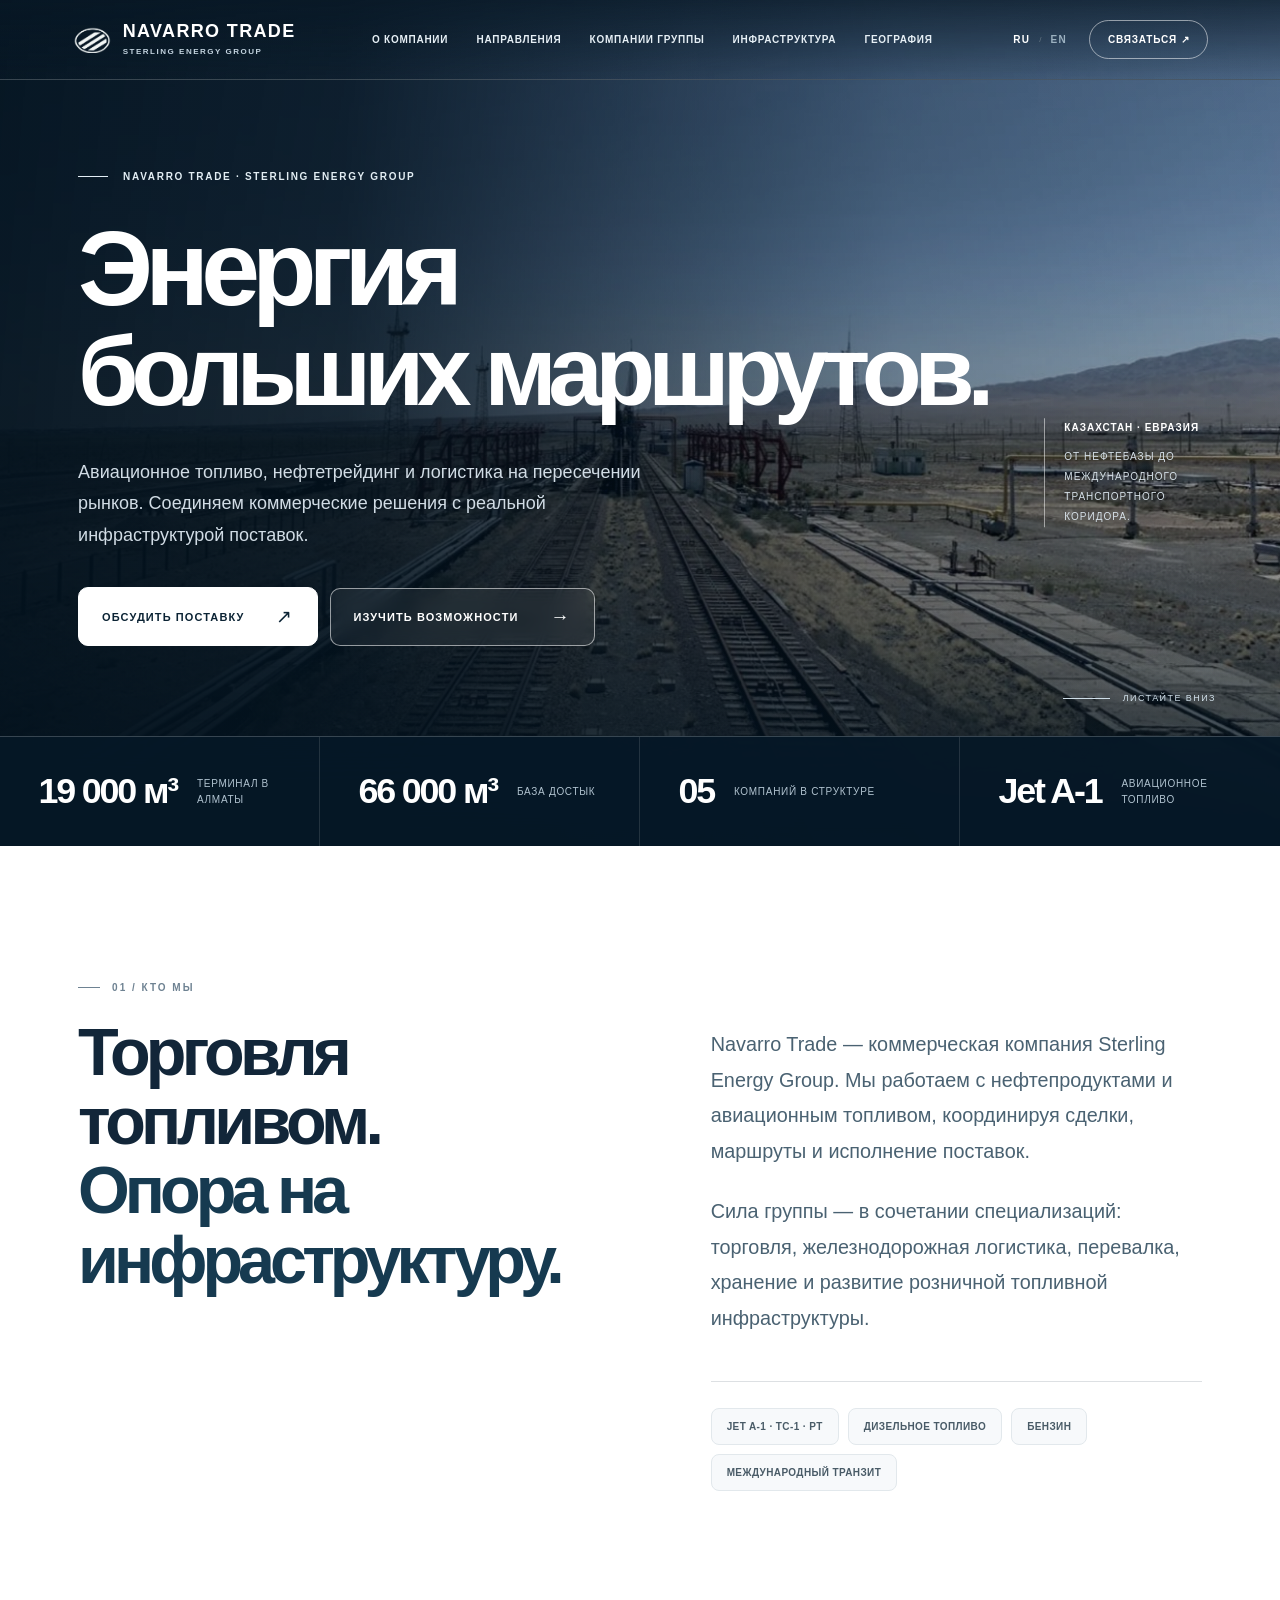
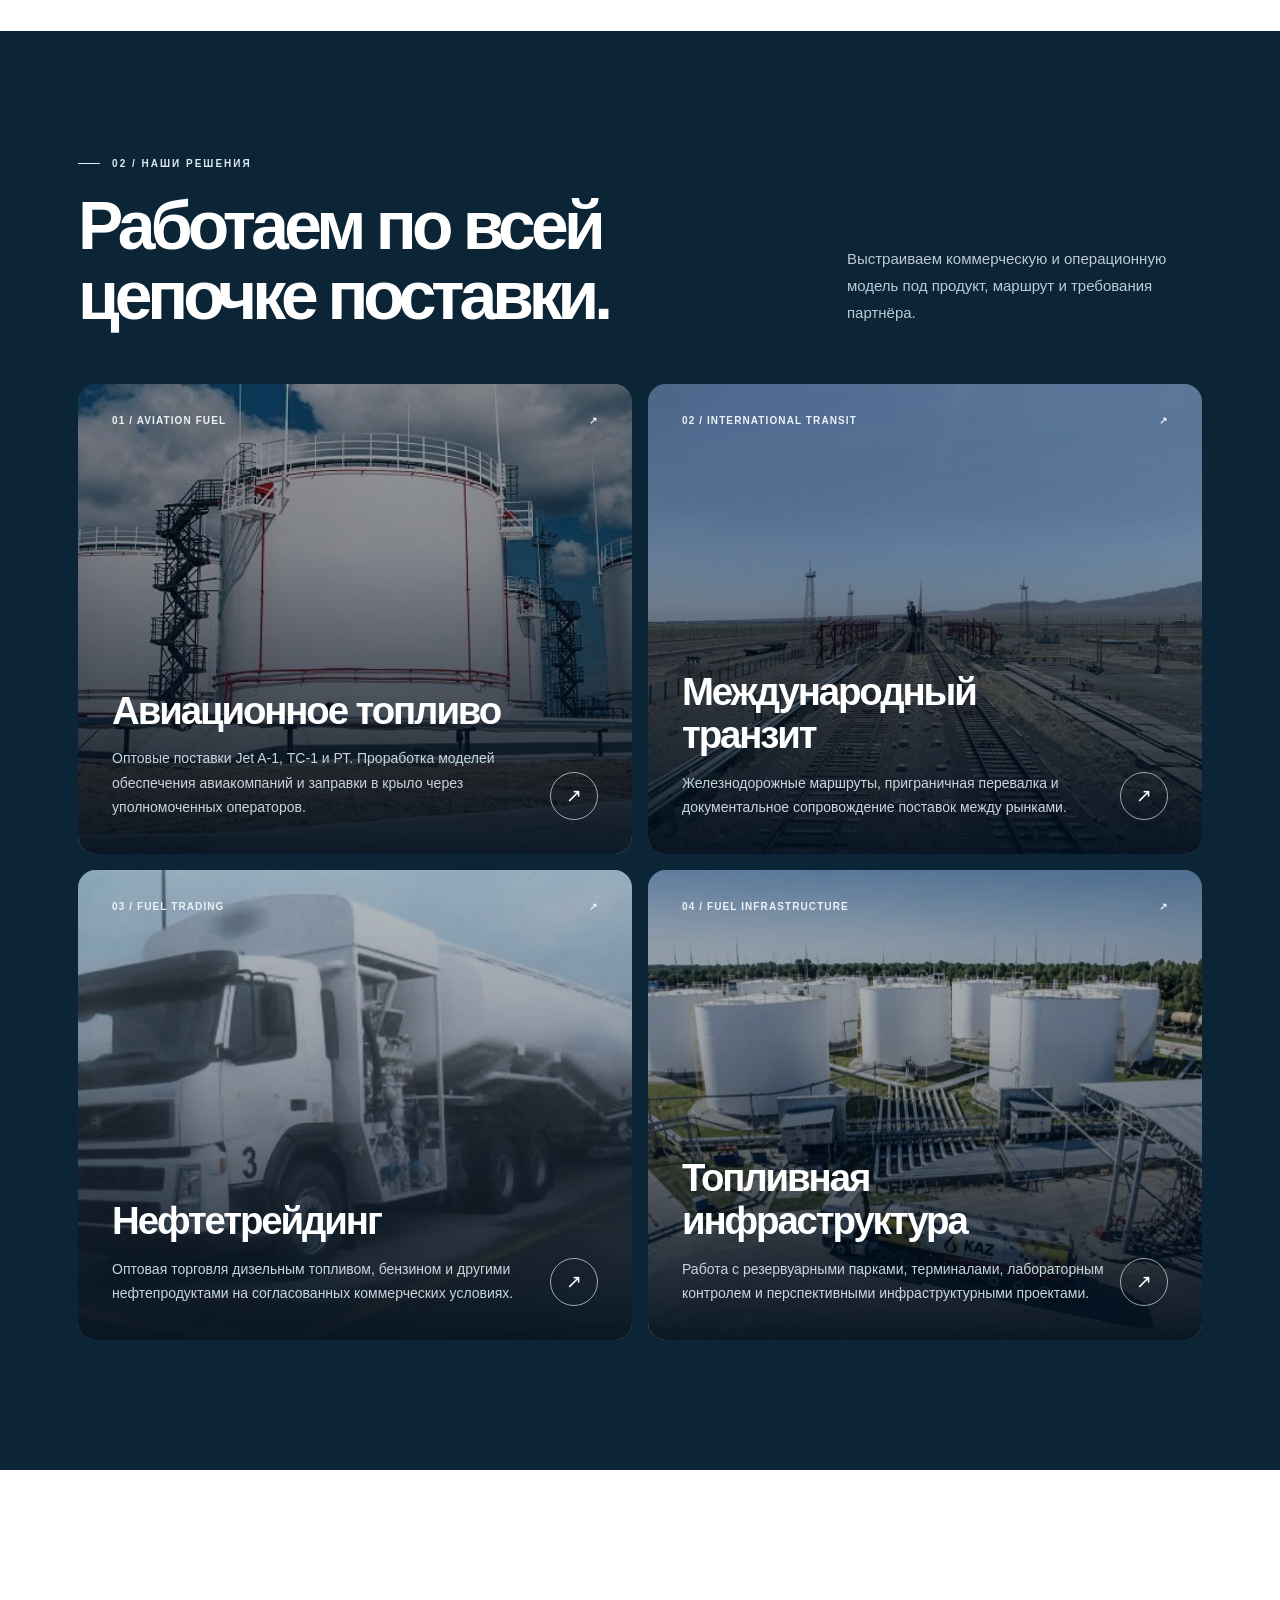
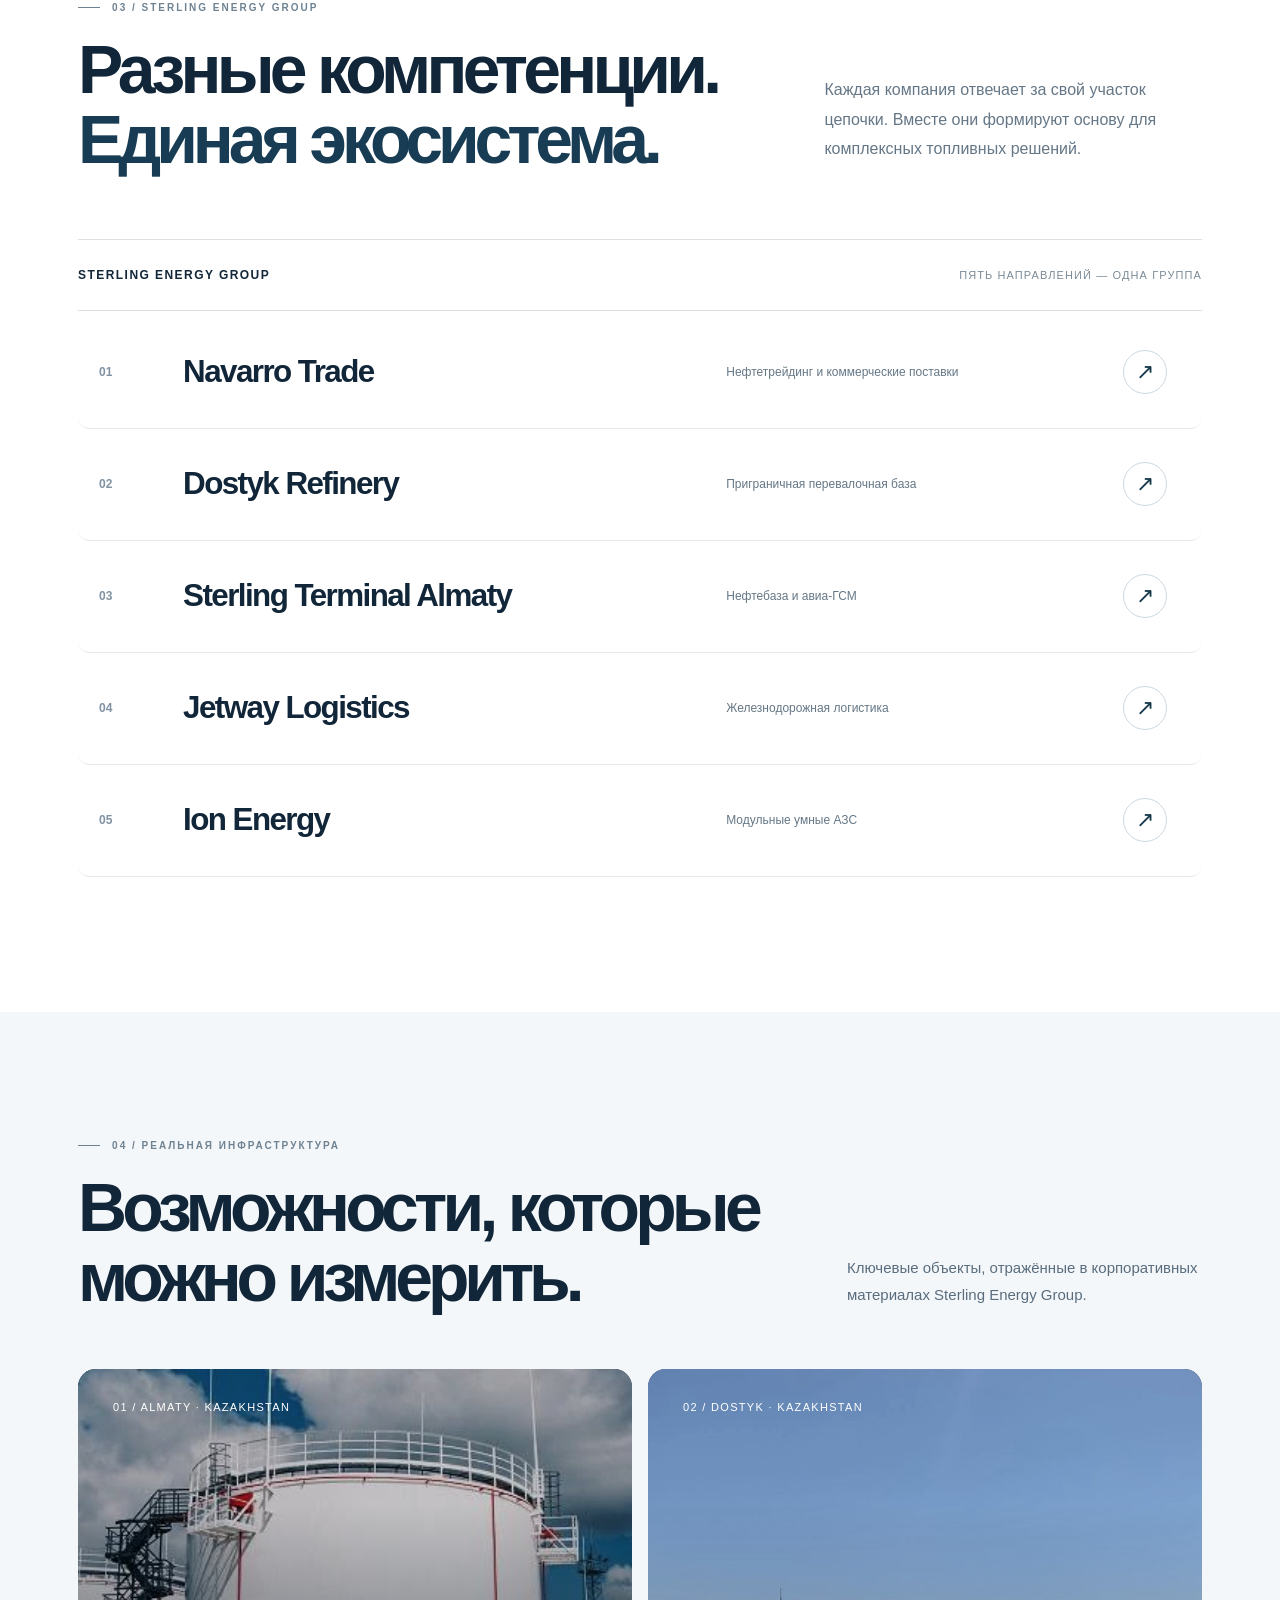
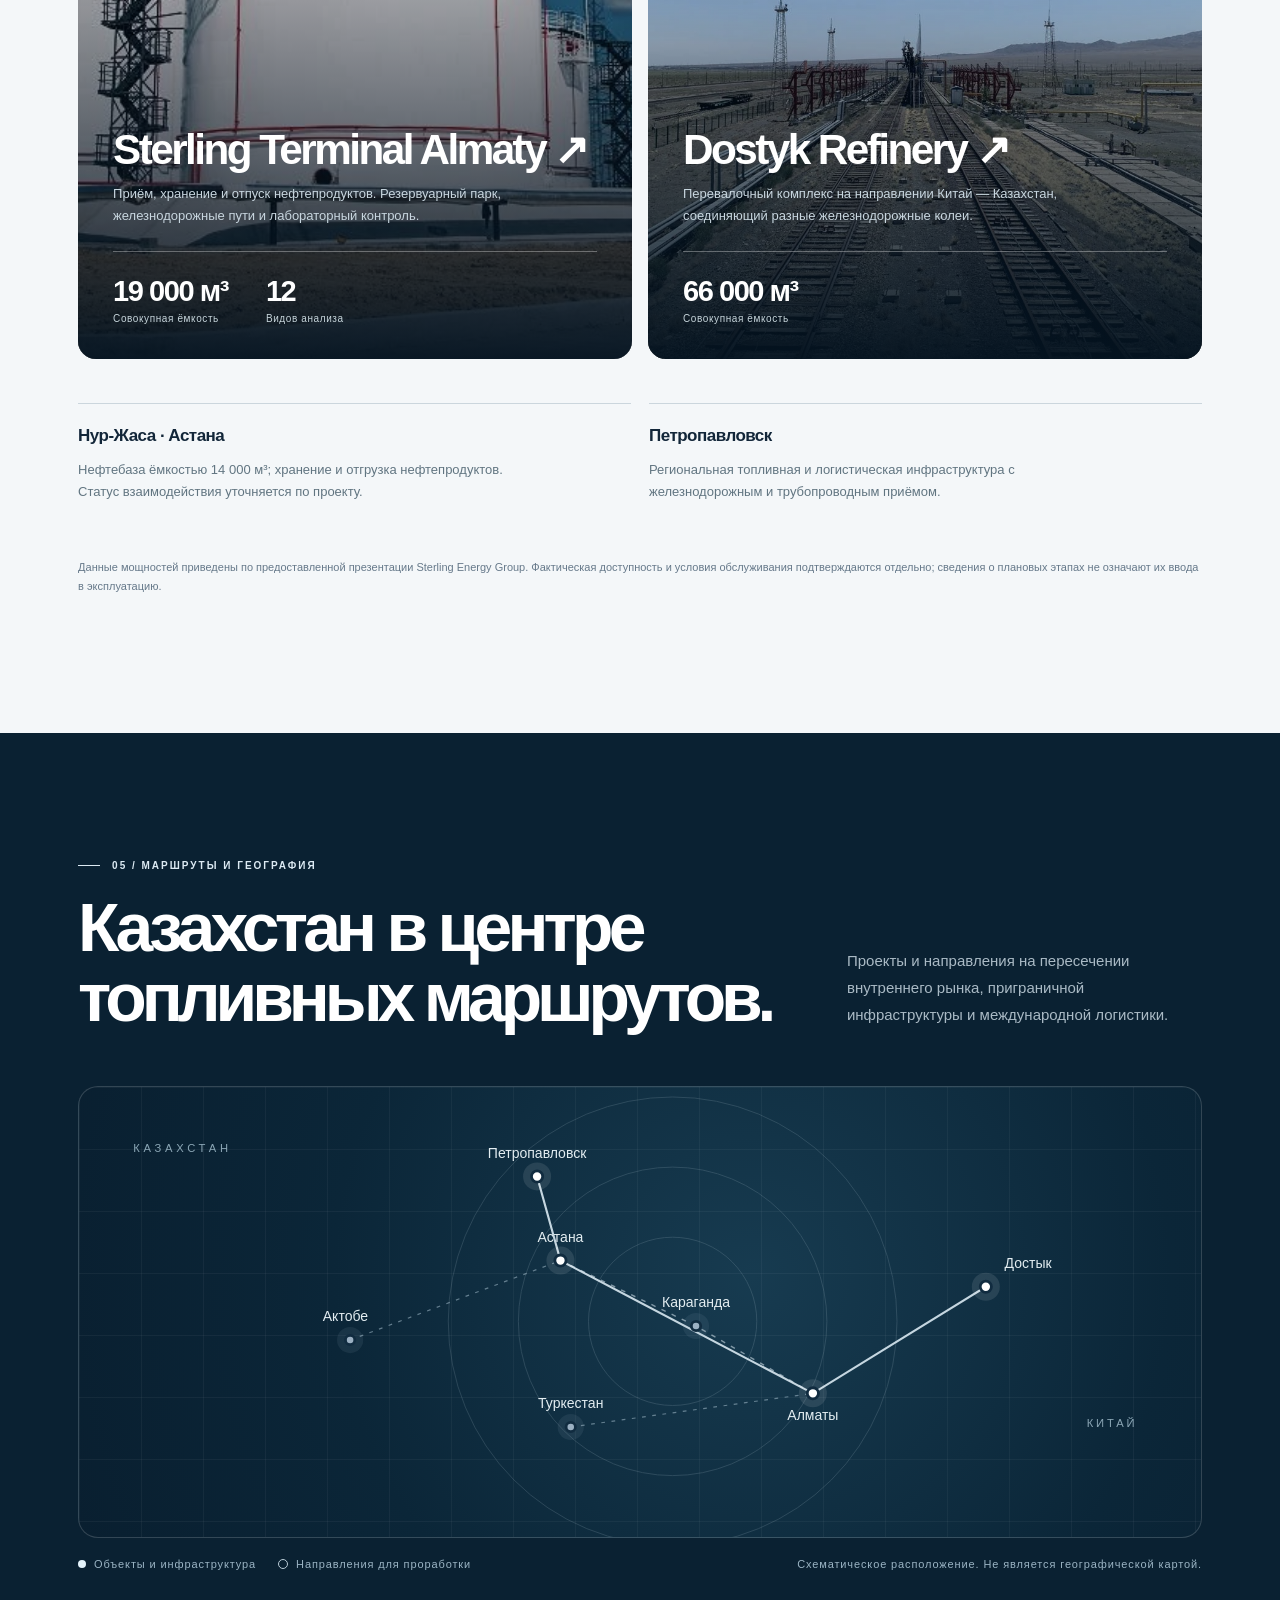
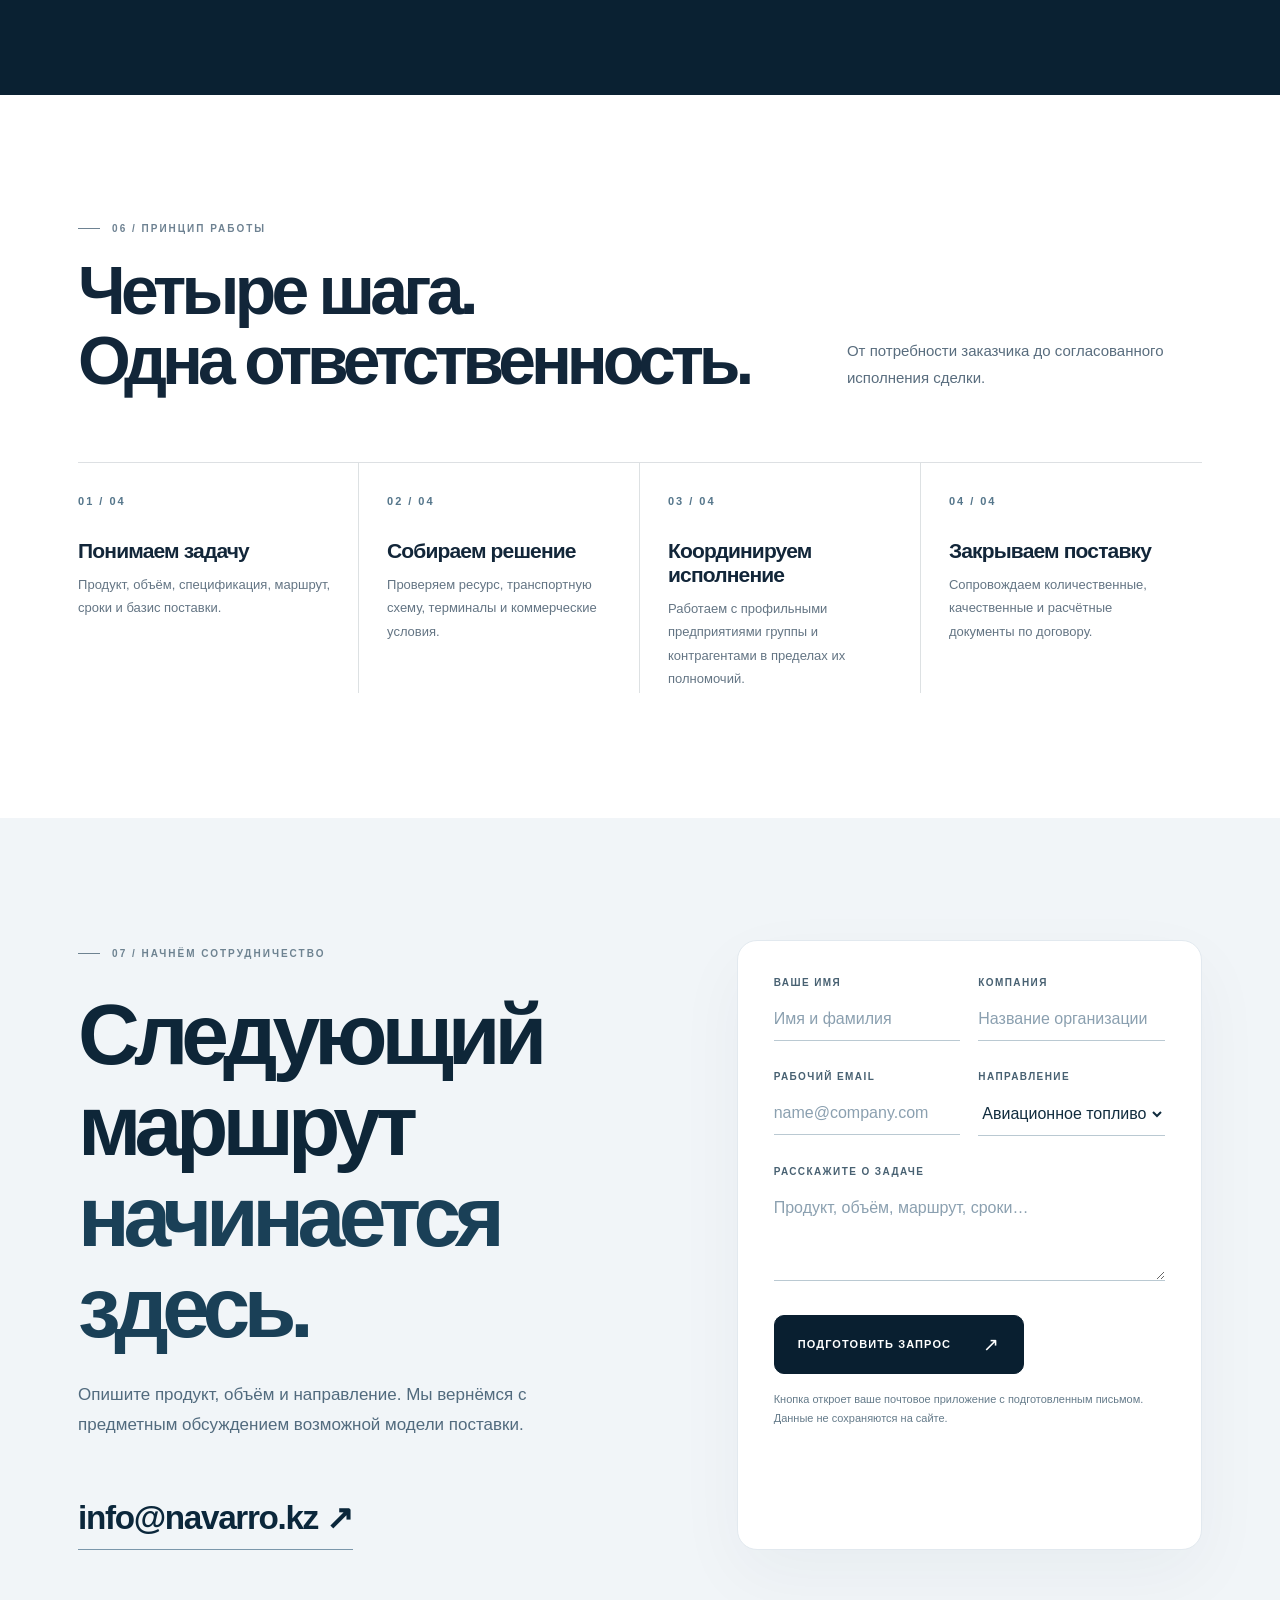
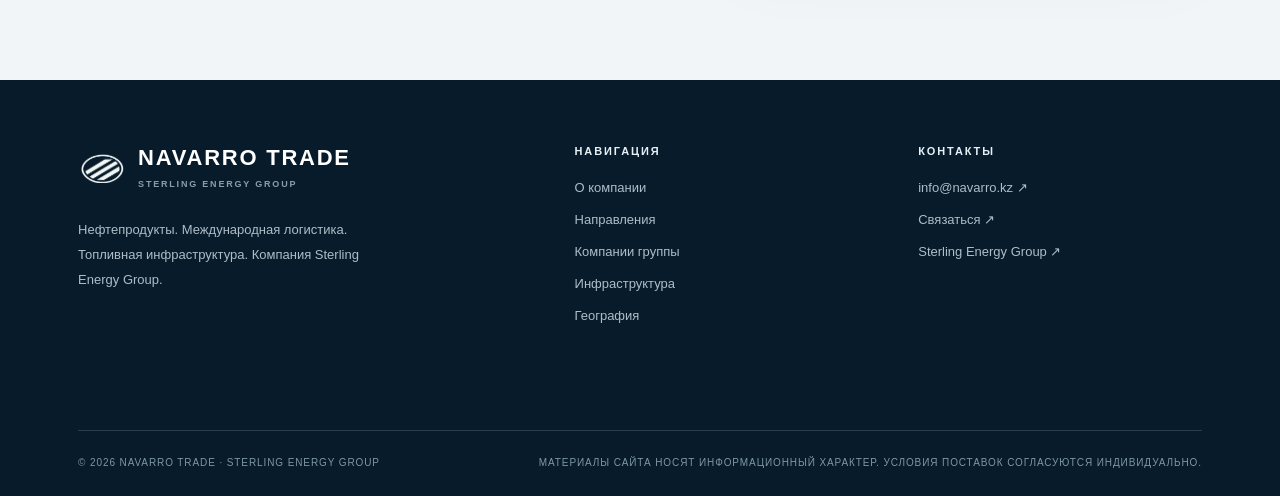
<file: index.html>
<!doctype html><html lang="ru"><head><meta charset="utf-8"><meta name="viewport" content="width=device-width,initial-scale=1"><meta name="theme-color" content="#081b2a"><meta name="description" content="Navarro Trade — нефтетрейдинг, логистика и топливная инфраструктура | Sterling Energy Group"><title>Navarro Trade | Navarro Trade · Sterling Energy Group</title><link rel="icon" type="image/png" href="assets/navarro-mark.png"><link rel="preconnect" href="https://fonts.googleapis.com"><link rel="preconnect" href="https://fonts.gstatic.com" crossorigin><link rel="stylesheet" href="assets/styles.css"><link rel="stylesheet" href="assets/modern.css"><script src="assets/main.js" defer></script></head><body><div class="site-shell"><a href="#main" style="position:absolute;left:-9999px;top:12px;z-index:1000;background:#fff;color:#000;padding:12px" onfocus="this.style.left='12px'" onblur="this.style.left='-9999px'">Skip to content</a><div class="utilitybar"><div>STERLING ENERGY GROUP <span class="u-sep">/</span> NAVARRO TRADE</div><div><span class="u-hide">KAZAKHSTAN · FUEL & LOGISTICS&nbsp;&nbsp;&nbsp;<span class="u-sep">|</span>&nbsp;&nbsp;&nbsp;</span><a href="mailto:info@navarro.kz">INFO@NAVARRO.KZ</a></div></div>
<header class="header"><a class="brand" href="index.html" aria-label="Navarro Trade — Home"><img class="brand-mark" src="assets/navarro-mark-light.png" alt=""><span class="brand-name">NAVARRO TRADE<small>STERLING ENERGY GROUP</small></span></a>
<nav class="main-nav" id="main-nav" aria-label="Main navigation"><a href="#about">О компании</a><a href="#solutions">Направления</a><a href="#group">Компании группы</a><a href="#infrastructure">Инфраструктура</a><a href="#network">География</a></nav>
<div class="header-actions"><span class="lang-switch"><a href="index.html" aria-current="page" lang="ru">RU</a><span class="lang-sep">/</span><a href="en/index.html"  lang="en">EN</a></span><a class="nav-cta" href="#contact">Связаться ↗</a><button class="menu-toggle" type="button" aria-controls="main-nav" aria-expanded="false" aria-label="Toggle menu">☰</button></div></header><main id="main">
<section class="hero" id="top"><div class="hero-bg"></div><div class="container hero-copy"><div class="hero-kicker">NAVARRO TRADE · STERLING ENERGY GROUP</div><h1>Энергия<em>больших маршрутов.</em></h1><p class="hero-desc">Авиационное топливо, нефтетрейдинг и логистика на пересечении рынков. Соединяем коммерческие решения с реальной инфраструктурой поставок.</p><div class="hero-actions"><a class="btn btn-primary-white" href="#contact">Обсудить поставку <i>↗</i></a><a class="btn btn-outline" href="#solutions">Изучить возможности <i>→</i></a></div></div><div class="hero-side"><b>Казахстан · Евразия</b>От нефтебазы до международного транспортного коридора.</div><div class="hero-scroll">Листайте вниз</div><div class="hero-stats"><div class="hero-stat"><strong class="">19 000 м³</strong><span>Терминал в Алматы</span></div><div class="hero-stat"><strong class="">66 000 м³</strong><span>База Достык</span></div><div class="hero-stat"><strong class="">05</strong><span>Компаний в структуре</span></div><div class="hero-stat"><strong class="light-number">Jet A-1</strong><span>Авиационное топливо</span></div></div></section>
<section id="about" class="intro-section"><div class="container intro-grid"><div class="reveal"><span class="eyebrow ink">01 / КТО МЫ</span><h2 class="display">Торговля топливом.<br><em>Опора на инфраструктуру.</em></h2></div><div class="intro-right reveal"><p>Navarro Trade — коммерческая компания Sterling Energy Group. Мы работаем с нефтепродуктами и авиационным топливом, координируя сделки, маршруты и исполнение поставок.</p><p>Сила группы — в сочетании специализаций: торговля, железнодорожная логистика, перевалка, хранение и развитие розничной топливной инфраструктуры.</p><div class="fine-line"></div><div class="intro-pills"><span>Jet A-1 · ТС-1 · РТ</span><span>Дизельное топливо</span><span>Бензин</span><span>Международный транзит</span></div></div></div></section>
<section id="solutions" class="services-section"><div class="container"><div class="section-head reveal"><div><span class="eyebrow light">02 / НАШИ РЕШЕНИЯ</span><h2>Работаем по всей<br><em>цепочке поставки.</em></h2></div><p>Выстраиваем коммерческую и операционную модель под продукт, маршрут и требования партнёра.</p></div><div class="service-grid"><a href="#contact" class="service-card reveal"><div class="card-bg" style="background-image:url('assets/almaty-terminal.webp')"></div><div class="card-top"><span>01 / AVIATION FUEL</span><span>↗</span></div><div class="card-link"><div><h3>Авиационное топливо</h3><p>Оптовые поставки Jet A-1, ТС-1 и РТ. Проработка моделей обеспечения авиакомпаний и заправки в крыло через уполномоченных операторов.</p></div><span class="arrow-round"><i>↗</i></span></div></a><a href="#contact" class="service-card reveal"><div class="card-bg" style="background-image:url('assets/dostyk-rail.webp')"></div><div class="card-top"><span>02 / INTERNATIONAL TRANSIT</span><span>↗</span></div><div class="card-link"><div><h3>Международный транзит</h3><p>Железнодорожные маршруты, приграничная перевалка и документальное сопровождение поставок между рынками.</p></div><span class="arrow-round"><i>↗</i></span></div></a><a href="#contact" class="service-card reveal"><div class="card-bg" style="background-image:url('assets/fuel-tanker.webp')"></div><div class="card-top"><span>03 / FUEL TRADING</span><span>↗</span></div><div class="card-link"><div><h3>Нефтетрейдинг</h3><p>Оптовая торговля дизельным топливом, бензином и другими нефтепродуктами на согласованных коммерческих условиях.</p></div><span class="arrow-round"><i>↗</i></span></div></a><a href="#contact" class="service-card reveal"><div class="card-bg" style="background-image:url('assets/petropavlovsk-base.webp')"></div><div class="card-top"><span>04 / FUEL INFRASTRUCTURE</span><span>↗</span></div><div class="card-link"><div><h3>Топливная инфраструктура</h3><p>Работа с резервуарными парками, терминалами, лабораторным контролем и перспективными инфраструктурными проектами.</p></div><span class="arrow-round"><i>↗</i></span></div></a></div></div></section>
<section id="group" class="group-section"><div class="container"><div class="group-overview"><div class="section-head reveal"><span class="eyebrow ink">03 / STERLING ENERGY GROUP</span><h2>Разные компетенции.<br><em>Единая экосистема.</em></h2></div><p class="reveal">Каждая компания отвечает за свой участок цепочки. Вместе они формируют основу для комплексных топливных решений.</p></div><div class="group-brand"><strong>STERLING ENERGY GROUP</strong><span>Пять направлений — одна группа</span></div><div class="company-list"><a class="company-row reveal" href="navarro.html"><span class="num">01</span><h3>Navarro Trade</h3><span class="role">Нефтетрейдинг и коммерческие поставки</span><span class="round-link">↗</span></a><a class="company-row reveal" href="dostyk.html"><span class="num">02</span><h3>Dostyk Refinery</h3><span class="role">Приграничная перевалочная база</span><span class="round-link">↗</span></a><a class="company-row reveal" href="almaty.html"><span class="num">03</span><h3>Sterling Terminal Almaty</h3><span class="role">Нефтебаза и авиа-ГСМ</span><span class="round-link">↗</span></a><a class="company-row reveal" href="jetway.html"><span class="num">04</span><h3>Jetway Logistics</h3><span class="role">Железнодорожная логистика</span><span class="round-link">↗</span></a><a class="company-row reveal" href="ion.html"><span class="num">05</span><h3>Ion Energy</h3><span class="role">Модульные умные АЗС</span><span class="round-link">↗</span></a></div></div></section>
<section id="infrastructure" class="feature-section"><div class="container"><div class="section-head reveal"><div><span class="eyebrow ink">04 / РЕАЛЬНАЯ ИНФРАСТРУКТУРА</span><h2>Возможности, которые<br><em>можно измерить.</em></h2></div><p>Ключевые объекты, отражённые в корпоративных материалах Sterling Energy Group.</p></div><div class="feature-grid"><a class="feature-card reveal" href="almaty.html"><div class="img" style="background-image:url('assets/almaty-terminal.webp')"></div><span class="feature-no">01 / ALMATY · KAZAKHSTAN</span><div class="feature-content"><h3>Sterling Terminal Almaty ↗</h3><p>Приём, хранение и отпуск нефтепродуктов. Резервуарный парк, железнодорожные пути и лабораторный контроль.</p><div class="metric-line"><div><strong>19 000 м³</strong><small>Совокупная ёмкость</small></div><div><strong>12</strong><small>Видов анализа</small></div></div></div></a><a class="feature-card reveal" href="dostyk.html"><div class="img" style="background-image:url('assets/dostyk-rail.webp')"></div><span class="feature-no">02 / DOSTYK · KAZAKHSTAN</span><div class="feature-content"><h3>Dostyk Refinery ↗</h3><p>Перевалочный комплекс на направлении Китай — Казахстан, соединяющий разные железнодорожные колеи.</p><div class="metric-line"><div><strong>66 000 м³</strong><small>Совокупная ёмкость</small></div></div></div></a></div><div class="support-facilities"><article class="reveal"><strong>Нур-Жаса · Астана</strong><p>Нефтебаза ёмкостью 14 000 м³; хранение и отгрузка нефтепродуктов. Статус взаимодействия уточняется по проекту.</p></article><article class="reveal"><strong>Петропавловск</strong><p>Региональная топливная и логистическая инфраструктура с железнодорожным и трубопроводным приёмом.</p></article></div><p class="source-note">Данные мощностей приведены по предоставленной презентации Sterling Energy Group. Фактическая доступность и условия обслуживания подтверждаются отдельно; сведения о плановых этапах не означают их ввода в эксплуатацию.</p></div></section>
<section id="network" class="network-section"><div class="container"><div class="section-head reveal"><div><span class="eyebrow light">05 / МАРШРУТЫ И ГЕОГРАФИЯ</span><h2>Казахстан в центре<br><em>топливных маршрутов.</em></h2></div><p>Проекты и направления на пересечении внутреннего рынка, приграничной инфраструктуры и международной логистики.</p></div><div class="network-panel reveal"><svg viewBox="0 0 1200 470" role="img" aria-label="Схематическое расположение. Не является географической картой." preserveAspectRatio="xMidYMid meet"><g opacity=".2"><circle cx="635" cy="245" r="240" fill="none" stroke="#a9beca"/><circle cx="635" cy="245" r="165" fill="none" stroke="#a9beca"/><circle cx="635" cy="245" r="90" fill="none" stroke="#a9beca"/></g><text x="58" y="64" fill="#8ba6b5" font-size="12" letter-spacing="4">КАЗАХСТАН</text><text x="1078" y="358" fill="#8ba6b5" font-size="12" letter-spacing="3">КИТАЙ</text><path d="M490 90 L515 180 L785 322 L970 208" stroke="#d9e8f1" stroke-width="2.3" fill="none" opacity=".9"/><path d="M515 180 L660 250 L785 322" stroke="#d9e8f1" stroke-width="1.5" opacity=".55" fill="none" stroke-dasharray="5 7"/><path d="M290 265 L515 180 M526 358 L785 322" stroke="#9cb5c3" stroke-width="1.3" fill="none" stroke-dasharray="4 7" opacity=".6"/><circle cx="490" cy="90" r="15" fill="#ffffff" opacity=".10"/><circle cx="490" cy="90" r="6" fill="#ffffff" stroke="#112c40" stroke-width="3"/><text x="490" y="70" text-anchor="middle" fill="#e3edf1" font-size="15" font-family="Manrope, Arial, sans-serif">Петропавловск</text><circle cx="515" cy="180" r="15" fill="#ffffff" opacity=".10"/><circle cx="515" cy="180" r="6" fill="#ffffff" stroke="#112c40" stroke-width="3"/><text x="515" y="160" text-anchor="middle" fill="#e3edf1" font-size="15" font-family="Manrope, Arial, sans-serif">Астана</text><circle cx="660" cy="250" r="14" fill="#9bb0c2" opacity=".10"/><circle cx="660" cy="250" r="5" fill="#9bb0c2" stroke="#112c40" stroke-width="3"/><text x="660" y="230" text-anchor="middle" fill="#e3edf1" font-size="15" font-family="Manrope, Arial, sans-serif">Караганда</text><circle cx="785" cy="322" r="15" fill="#ffffff" opacity=".10"/><circle cx="785" cy="322" r="6" fill="#ffffff" stroke="#112c40" stroke-width="3"/><text x="785" y="351" text-anchor="middle" fill="#e3edf1" font-size="15" font-family="Manrope, Arial, sans-serif">Алматы</text><circle cx="970" cy="208" r="15" fill="#ffffff" opacity=".10"/><circle cx="970" cy="208" r="6" fill="#ffffff" stroke="#112c40" stroke-width="3"/><text x="990" y="188" text-anchor="start" fill="#e3edf1" font-size="15" font-family="Manrope, Arial, sans-serif">Достык</text><circle cx="290" cy="265" r="14" fill="#9bb0c2" opacity=".10"/><circle cx="290" cy="265" r="5" fill="#9bb0c2" stroke="#112c40" stroke-width="3"/><text x="285" y="245" text-anchor="middle" fill="#e3edf1" font-size="15" font-family="Manrope, Arial, sans-serif">Актобе</text><circle cx="526" cy="358" r="14" fill="#9bb0c2" opacity=".10"/><circle cx="526" cy="358" r="5" fill="#9bb0c2" stroke="#112c40" stroke-width="3"/><text x="526" y="338" text-anchor="middle" fill="#e3edf1" font-size="15" font-family="Manrope, Arial, sans-serif">Туркестан</text></svg></div><div class="network-caption"><div class="network-key"><span>Объекты и инфраструктура</span><span>Направления для проработки</span></div><span>Схематическое расположение. Не является географической картой.</span></div></div></section>
<section class="workflow-section"><div class="container"><div class="section-head reveal"><div><span class="eyebrow ink">06 / ПРИНЦИП РАБОТЫ</span><h2>Четыре шага.<br><em>Одна ответственность.</em></h2></div><p>От потребности заказчика до согласованного исполнения сделки.</p></div><div class="steps"><article class="step reveal"><span class="step-num">01 / 04</span><h3>Понимаем задачу</h3><p>Продукт, объём, спецификация, маршрут, сроки и базис поставки.</p></article><article class="step reveal"><span class="step-num">02 / 04</span><h3>Собираем решение</h3><p>Проверяем ресурс, транспортную схему, терминалы и коммерческие условия.</p></article><article class="step reveal"><span class="step-num">03 / 04</span><h3>Координируем исполнение</h3><p>Работаем с профильными предприятиями группы и контрагентами в пределах их полномочий.</p></article><article class="step reveal"><span class="step-num">04 / 04</span><h3>Закрываем поставку</h3><p>Сопровождаем количественные, качественные и расчётные документы по договору.</p></article></div></div></section>
<section id="contact" class="contact-section"><div class="container contact-grid"><div class="reveal"><span class="eyebrow">07 / НАЧНЁМ СОТРУДНИЧЕСТВО</span><h2 class="display">Следующий маршрут<br><em>начинается здесь.</em></h2><p class="contact-lede">Опишите продукт, объём и направление. Мы вернёмся с предметным обсуждением возможной модели поставки.</p><a class="big-email" href="mailto:info@navarro.kz">info@navarro.kz ↗</a></div><form class="contact-form reveal" id="contact-form"><div class="field"><label for="name">Ваше имя</label><input id="name" name="name" autocomplete="name" required placeholder="Имя и фамилия"></div><div class="field"><label for="company">Компания</label><input id="company" name="company" autocomplete="organization" required placeholder="Название организации"></div><div class="field"><label for="email">Рабочий email</label><input id="email" name="email" type="email" autocomplete="email" required placeholder="name@company.com"></div><div class="field"><label for="direction">Направление</label><select id="direction" name="direction"><option value="Авиационное топливо">Авиационное топливо</option><option value="Нефтетрейдинг">Нефтетрейдинг</option><option value="Международный транзит">Международный транзит</option><option value="Инфраструктурный проект">Инфраструктурный проект</option><option value="Другое">Другое</option></select></div><div class="field full"><label for="message">Расскажите о задаче</label><textarea id="message" name="message" required placeholder="Продукт, объём, маршрут, сроки…"></textarea></div><div class="form-bottom"><button class="btn btn-ink" type="submit">Подготовить запрос <i>↗</i></button><div class="small-privacy">Кнопка откроет ваше почтовое приложение с подготовленным письмом. Данные не сохраняются на сайте.</div></div></form></div></section>
</main><footer class="footer"><div class="container"><div class="footer-top"><div><a class="footer-brand" href="index.html"><img src="assets/navarro-mark-light.png" alt=""><span>NAVARRO TRADE<small>STERLING ENERGY GROUP</small></span></a><p class="footer-desc">Нефтепродукты. Международная логистика. Топливная инфраструктура. Компания Sterling Energy Group.</p></div><div class="footer-col"><b>Навигация</b><a href="#about">О компании</a><a href="#solutions">Направления</a><a href="#group">Компании группы</a><a href="#infrastructure">Инфраструктура</a><a href="#network">География</a></div><div class="footer-col"><b>Контакты</b><a href="mailto:info@navarro.kz">info@navarro.kz ↗</a><a href="#contact">Связаться ↗</a><a href="#group">Sterling Energy Group ↗</a></div></div><div class="footer-bottom"><span>© 2026 NAVARRO TRADE · STERLING ENERGY GROUP</span><span>Материалы сайта носят информационный характер. Условия поставок согласуются индивидуально.</span></div></div></footer></div></body></html>
</file>
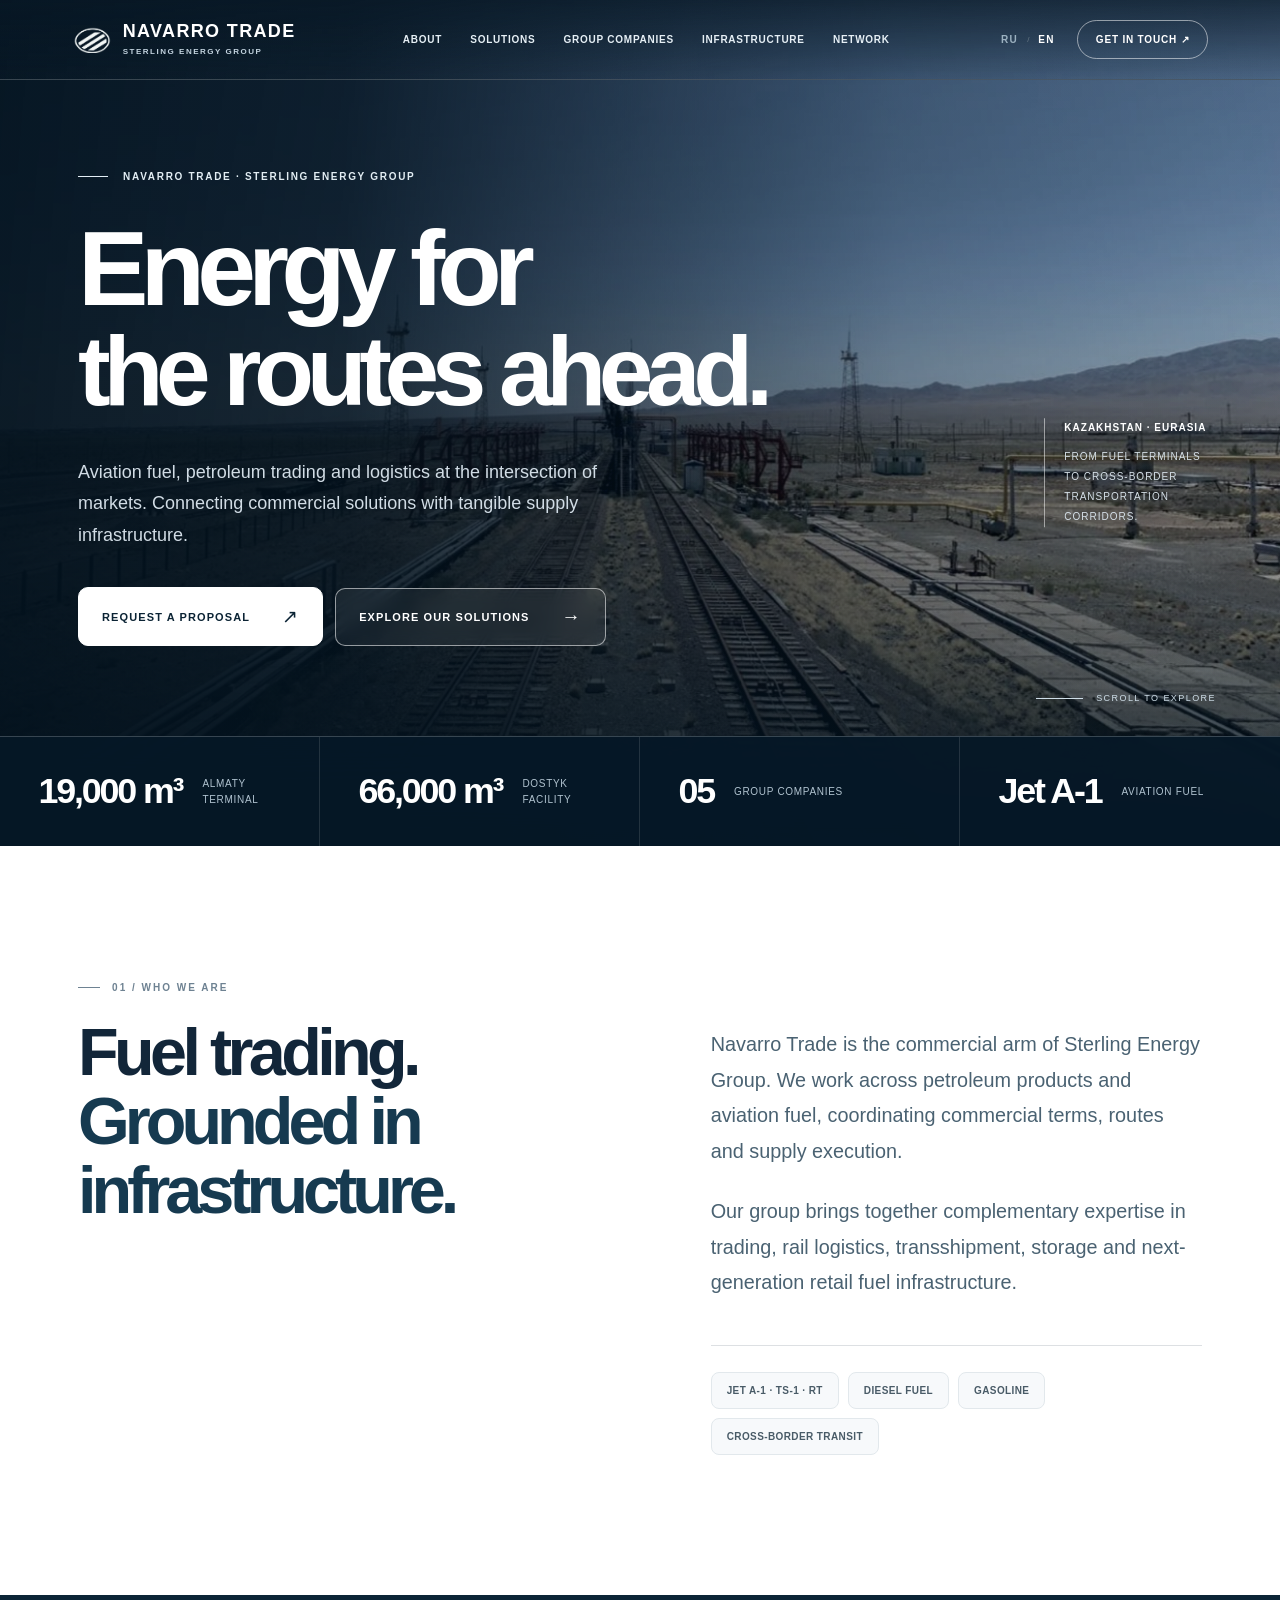
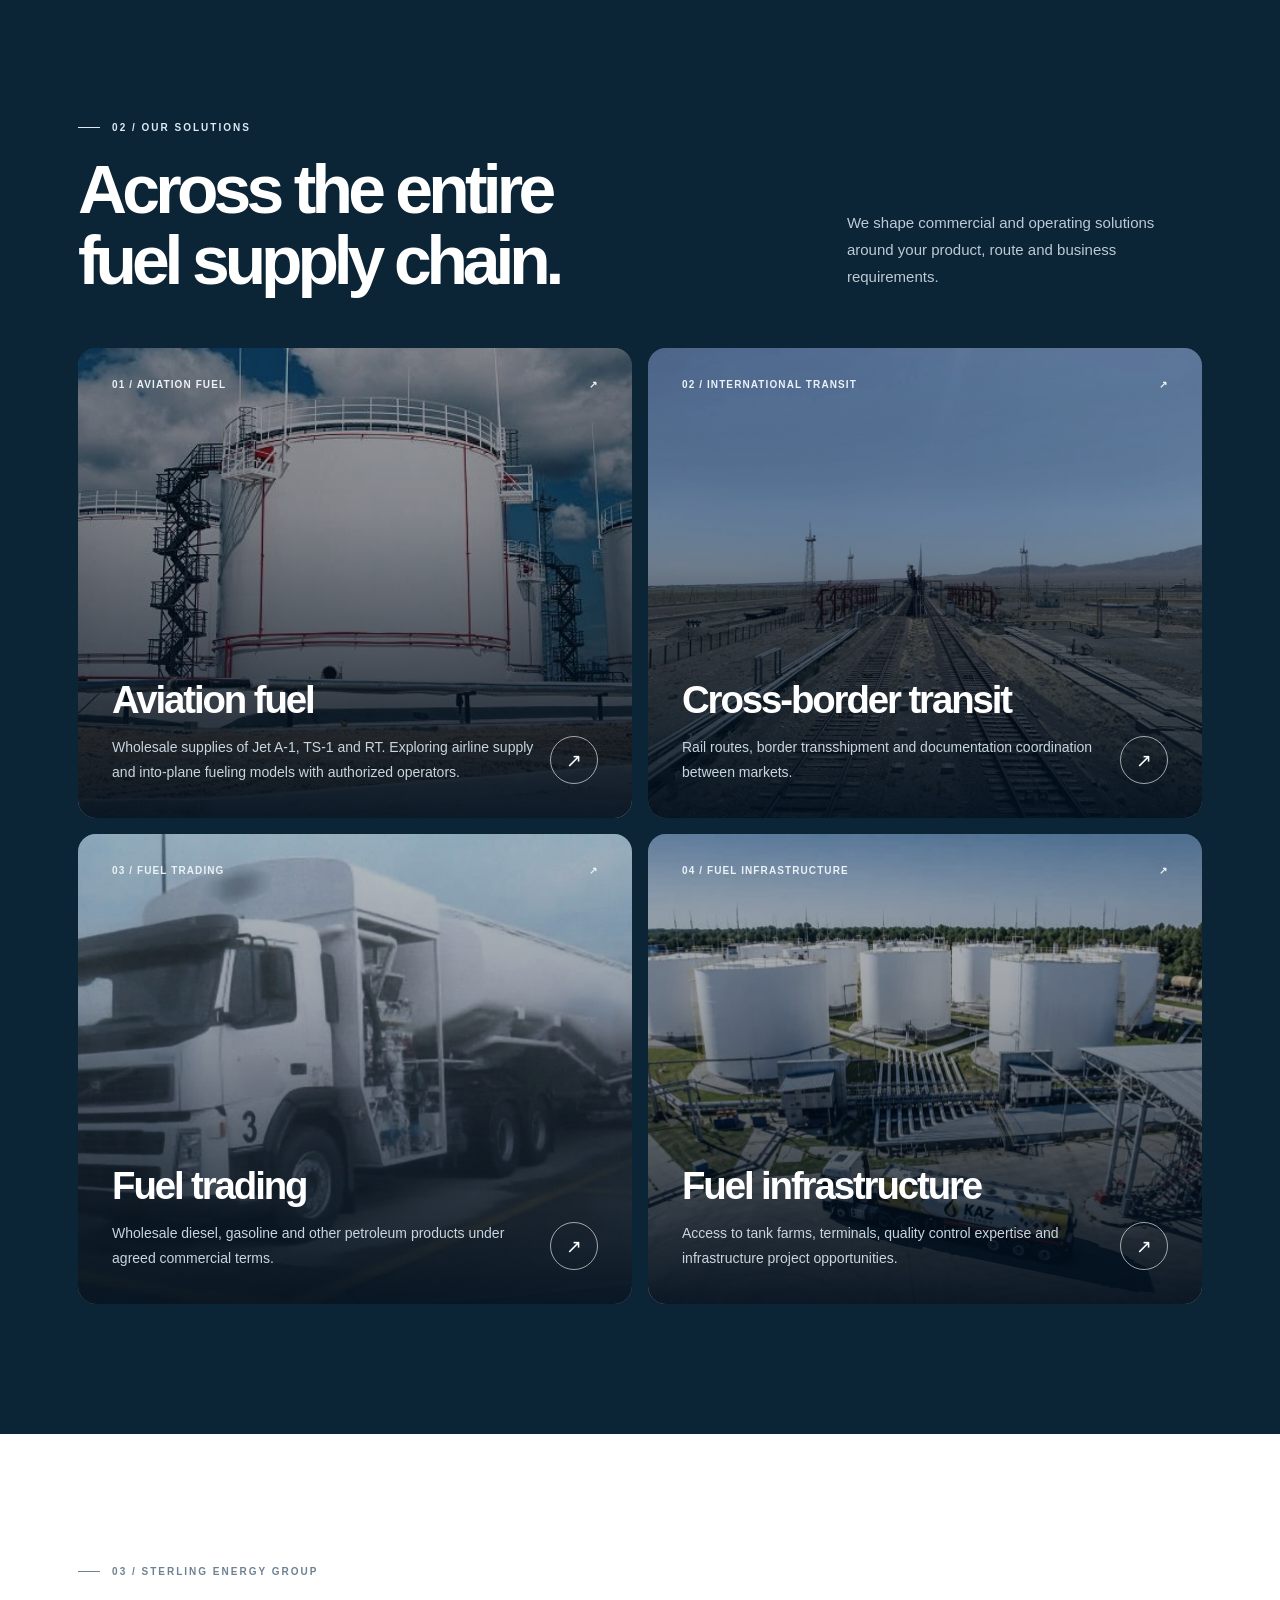
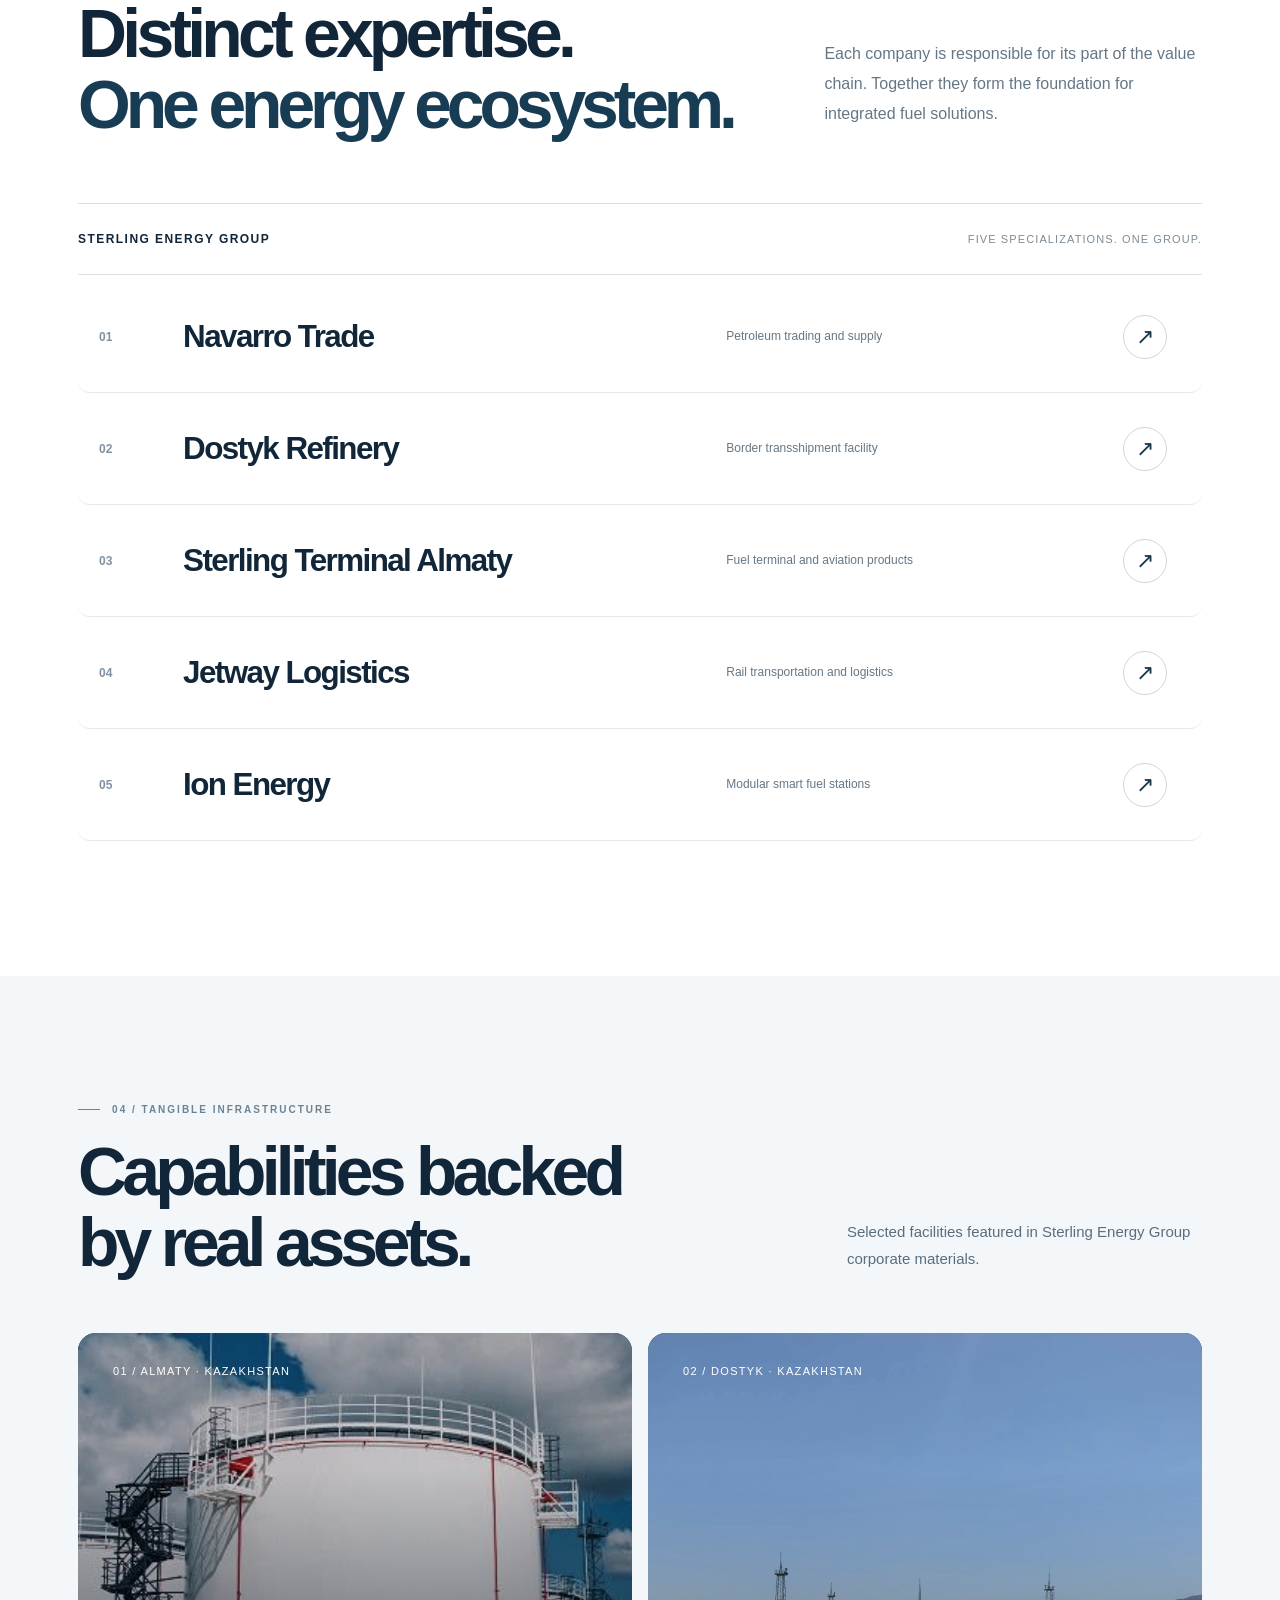
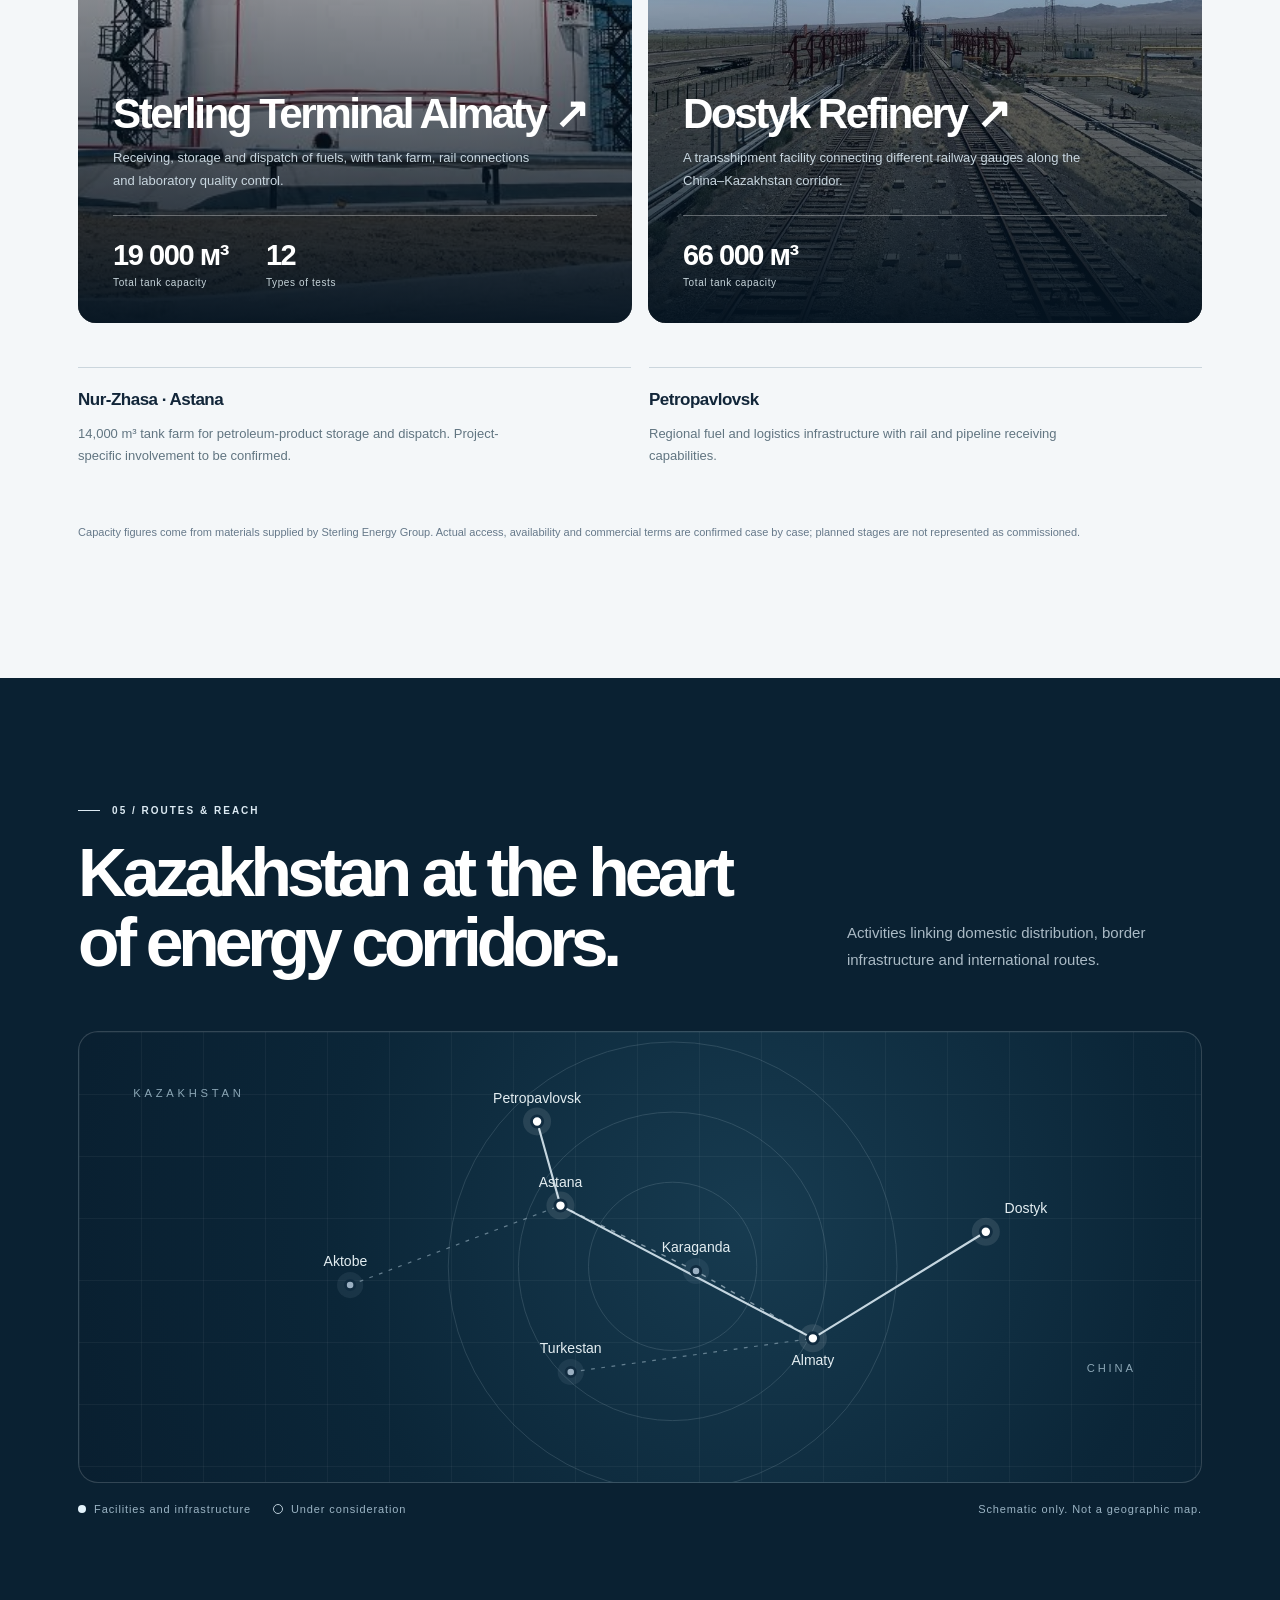
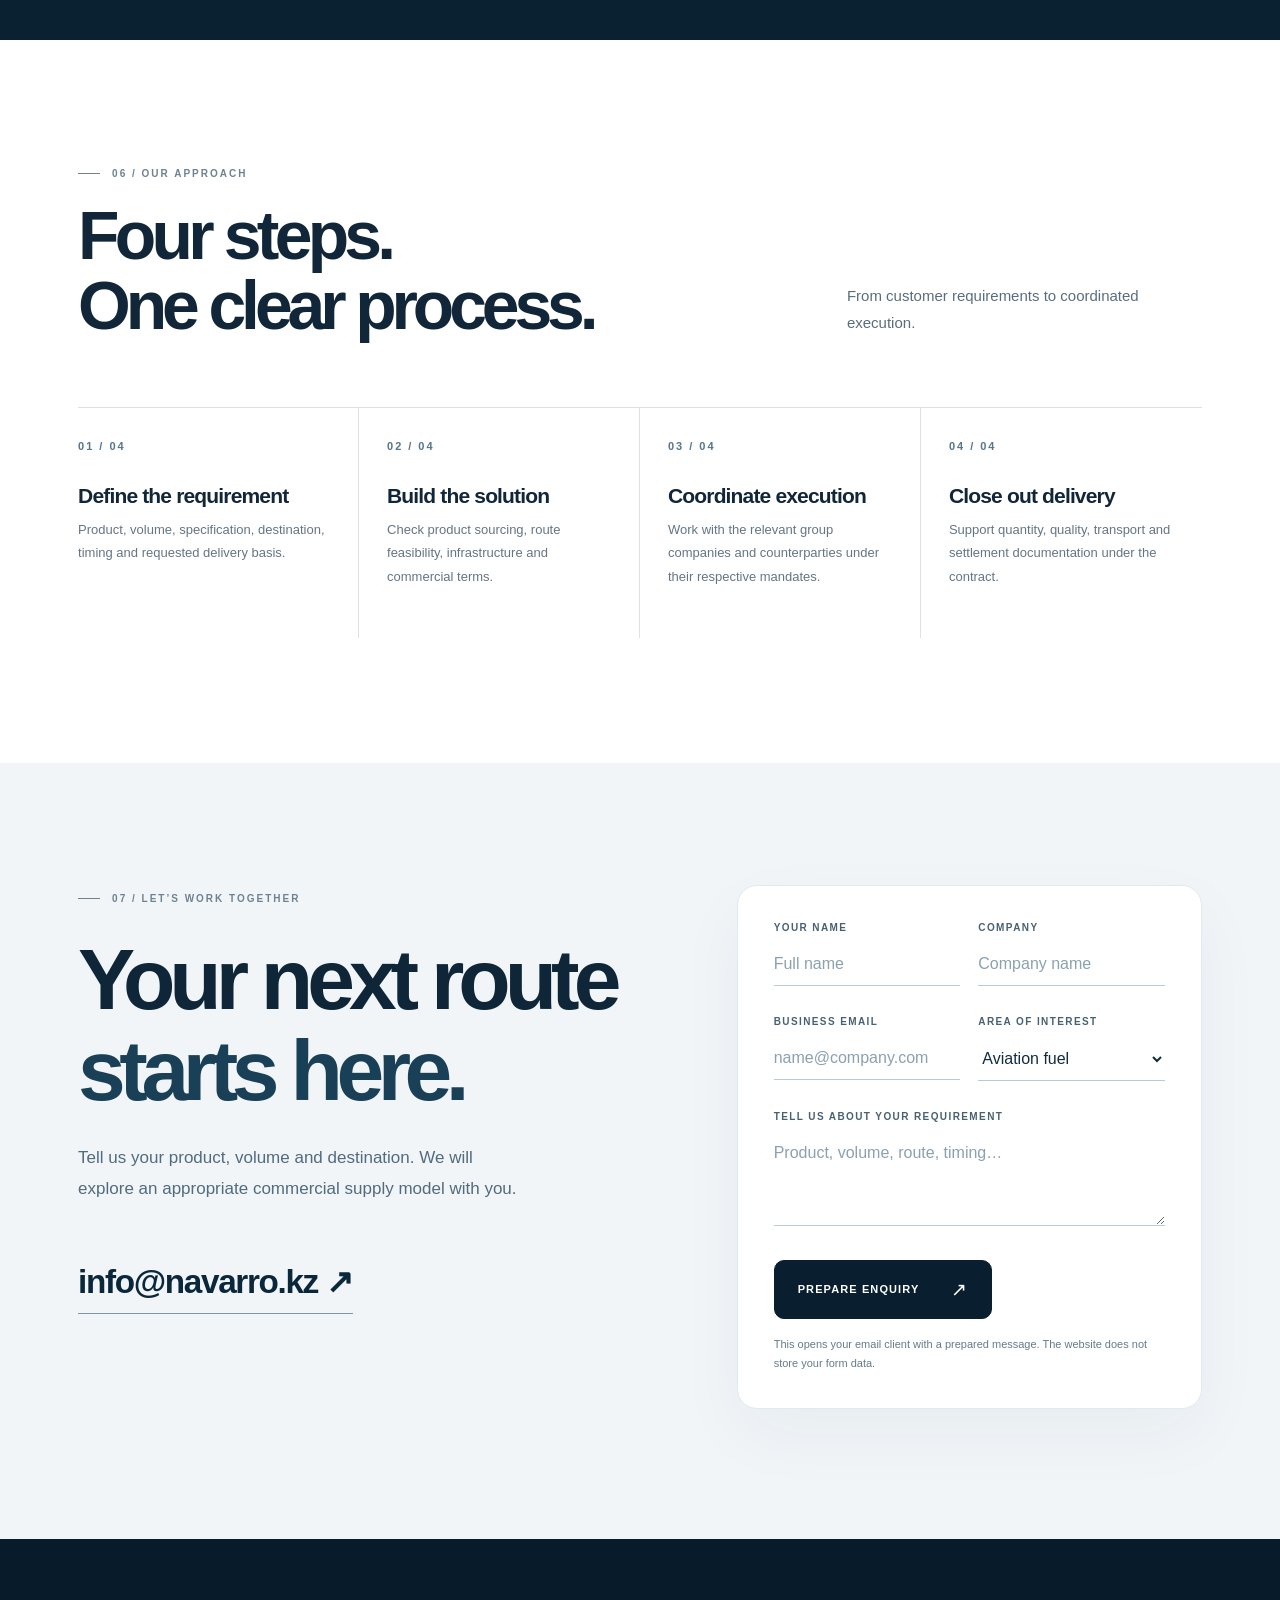
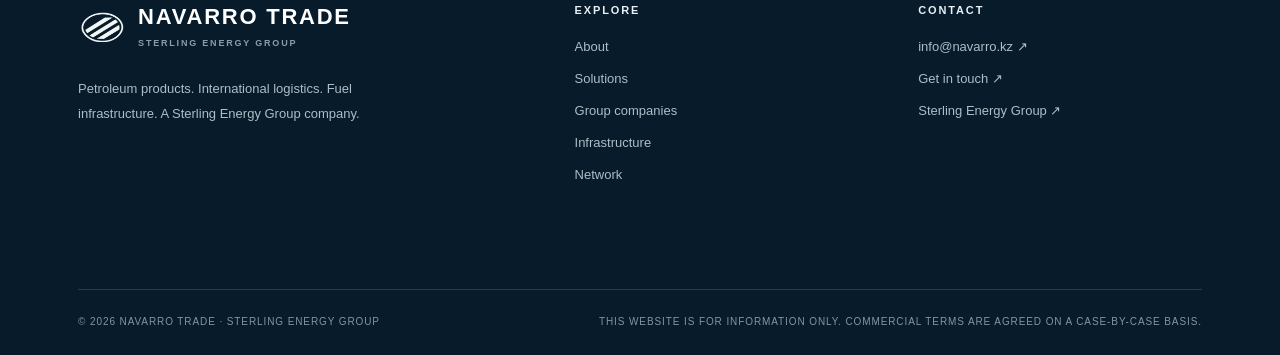
<file: en/index.html>
<!doctype html><html lang="en"><head><meta charset="utf-8"><meta name="viewport" content="width=device-width,initial-scale=1"><meta name="theme-color" content="#081b2a"><meta name="description" content="Navarro Trade — fuel trading, logistics and infrastructure | Sterling Energy Group"><title>Navarro Trade | Navarro Trade · Sterling Energy Group</title><link rel="icon" type="image/png" href="../assets/navarro-mark.png"><link rel="preconnect" href="https://fonts.googleapis.com"><link rel="preconnect" href="https://fonts.gstatic.com" crossorigin><link rel="stylesheet" href="../assets/styles.css"><link rel="stylesheet" href="../assets/modern.css"><script src="../assets/main.js" defer></script></head><body><div class="site-shell"><a href="#main" style="position:absolute;left:-9999px;top:12px;z-index:1000;background:#fff;color:#000;padding:12px" onfocus="this.style.left='12px'" onblur="this.style.left='-9999px'">Skip to content</a><div class="utilitybar"><div>STERLING ENERGY GROUP <span class="u-sep">/</span> NAVARRO TRADE</div><div><span class="u-hide">KAZAKHSTAN · FUEL & LOGISTICS&nbsp;&nbsp;&nbsp;<span class="u-sep">|</span>&nbsp;&nbsp;&nbsp;</span><a href="mailto:info@navarro.kz">INFO@NAVARRO.KZ</a></div></div>
<header class="header"><a class="brand" href="index.html" aria-label="Navarro Trade — Home"><img class="brand-mark" src="../assets/navarro-mark-light.png" alt=""><span class="brand-name">NAVARRO TRADE<small>STERLING ENERGY GROUP</small></span></a>
<nav class="main-nav" id="main-nav" aria-label="Main navigation"><a href="#about">About</a><a href="#solutions">Solutions</a><a href="#group">Group companies</a><a href="#infrastructure">Infrastructure</a><a href="#network">Network</a></nav>
<div class="header-actions"><span class="lang-switch"><a href="../index.html"  lang="ru">RU</a><span class="lang-sep">/</span><a href="index.html" aria-current="page" lang="en">EN</a></span><a class="nav-cta" href="#contact">Get in touch ↗</a><button class="menu-toggle" type="button" aria-controls="main-nav" aria-expanded="false" aria-label="Toggle menu">☰</button></div></header><main id="main">
<section class="hero" id="top"><div class="hero-bg"></div><div class="container hero-copy"><div class="hero-kicker">NAVARRO TRADE · STERLING ENERGY GROUP</div><h1>Energy for<em>the routes ahead.</em></h1><p class="hero-desc">Aviation fuel, petroleum trading and logistics at the intersection of markets. Connecting commercial solutions with tangible supply infrastructure.</p><div class="hero-actions"><a class="btn btn-primary-white" href="#contact">Request a proposal <i>↗</i></a><a class="btn btn-outline" href="#solutions">Explore our solutions <i>→</i></a></div></div><div class="hero-side"><b>Kazakhstan · Eurasia</b>From fuel terminals to cross-border transportation corridors.</div><div class="hero-scroll">Scroll to explore</div><div class="hero-stats"><div class="hero-stat"><strong class="">19,000 m³</strong><span>Almaty terminal</span></div><div class="hero-stat"><strong class="">66,000 m³</strong><span>Dostyk facility</span></div><div class="hero-stat"><strong class="">05</strong><span>Group companies</span></div><div class="hero-stat"><strong class="light-number">Jet A-1</strong><span>Aviation fuel</span></div></div></section>
<section id="about" class="intro-section"><div class="container intro-grid"><div class="reveal"><span class="eyebrow ink">01 / WHO WE ARE</span><h2 class="display">Fuel trading.<br><em>Grounded in infrastructure.</em></h2></div><div class="intro-right reveal"><p>Navarro Trade is the commercial arm of Sterling Energy Group. We work across petroleum products and aviation fuel, coordinating commercial terms, routes and supply execution.</p><p>Our group brings together complementary expertise in trading, rail logistics, transshipment, storage and next-generation retail fuel infrastructure.</p><div class="fine-line"></div><div class="intro-pills"><span>Jet A-1 · TS-1 · RT</span><span>Diesel fuel</span><span>Gasoline</span><span>Cross-border transit</span></div></div></div></section>
<section id="solutions" class="services-section"><div class="container"><div class="section-head reveal"><div><span class="eyebrow light">02 / OUR SOLUTIONS</span><h2>Across the entire<br><em>fuel supply chain.</em></h2></div><p>We shape commercial and operating solutions around your product, route and business requirements.</p></div><div class="service-grid"><a href="#contact" class="service-card reveal"><div class="card-bg" style="background-image:url('../assets/almaty-terminal.webp')"></div><div class="card-top"><span>01 / AVIATION FUEL</span><span>↗</span></div><div class="card-link"><div><h3>Aviation fuel</h3><p>Wholesale supplies of Jet A-1, TS-1 and RT. Exploring airline supply and into-plane fueling models with authorized operators.</p></div><span class="arrow-round"><i>↗</i></span></div></a><a href="#contact" class="service-card reveal"><div class="card-bg" style="background-image:url('../assets/dostyk-rail.webp')"></div><div class="card-top"><span>02 / INTERNATIONAL TRANSIT</span><span>↗</span></div><div class="card-link"><div><h3>Cross-border transit</h3><p>Rail routes, border transshipment and documentation coordination between markets.</p></div><span class="arrow-round"><i>↗</i></span></div></a><a href="#contact" class="service-card reveal"><div class="card-bg" style="background-image:url('../assets/fuel-tanker.webp')"></div><div class="card-top"><span>03 / FUEL TRADING</span><span>↗</span></div><div class="card-link"><div><h3>Fuel trading</h3><p>Wholesale diesel, gasoline and other petroleum products under agreed commercial terms.</p></div><span class="arrow-round"><i>↗</i></span></div></a><a href="#contact" class="service-card reveal"><div class="card-bg" style="background-image:url('../assets/petropavlovsk-base.webp')"></div><div class="card-top"><span>04 / FUEL INFRASTRUCTURE</span><span>↗</span></div><div class="card-link"><div><h3>Fuel infrastructure</h3><p>Access to tank farms, terminals, quality control expertise and infrastructure project opportunities.</p></div><span class="arrow-round"><i>↗</i></span></div></a></div></div></section>
<section id="group" class="group-section"><div class="container"><div class="group-overview"><div class="section-head reveal"><span class="eyebrow ink">03 / STERLING ENERGY GROUP</span><h2>Distinct expertise.<br><em>One energy ecosystem.</em></h2></div><p class="reveal">Each company is responsible for its part of the value chain. Together they form the foundation for integrated fuel solutions.</p></div><div class="group-brand"><strong>STERLING ENERGY GROUP</strong><span>Five specializations. One group.</span></div><div class="company-list"><a class="company-row reveal" href="navarro.html"><span class="num">01</span><h3>Navarro Trade</h3><span class="role">Petroleum trading and supply</span><span class="round-link">↗</span></a><a class="company-row reveal" href="dostyk.html"><span class="num">02</span><h3>Dostyk Refinery</h3><span class="role">Border transshipment facility</span><span class="round-link">↗</span></a><a class="company-row reveal" href="almaty.html"><span class="num">03</span><h3>Sterling Terminal Almaty</h3><span class="role">Fuel terminal and aviation products</span><span class="round-link">↗</span></a><a class="company-row reveal" href="jetway.html"><span class="num">04</span><h3>Jetway Logistics</h3><span class="role">Rail transportation and logistics</span><span class="round-link">↗</span></a><a class="company-row reveal" href="ion.html"><span class="num">05</span><h3>Ion Energy</h3><span class="role">Modular smart fuel stations</span><span class="round-link">↗</span></a></div></div></section>
<section id="infrastructure" class="feature-section"><div class="container"><div class="section-head reveal"><div><span class="eyebrow ink">04 / TANGIBLE INFRASTRUCTURE</span><h2>Capabilities backed<br><em>by real assets.</em></h2></div><p>Selected facilities featured in Sterling Energy Group corporate materials.</p></div><div class="feature-grid"><a class="feature-card reveal" href="almaty.html"><div class="img" style="background-image:url('../assets/almaty-terminal.webp')"></div><span class="feature-no">01 / ALMATY · KAZAKHSTAN</span><div class="feature-content"><h3>Sterling Terminal Almaty ↗</h3><p>Receiving, storage and dispatch of fuels, with tank farm, rail connections and laboratory quality control.</p><div class="metric-line"><div><strong>19 000 м³</strong><small>Total tank capacity</small></div><div><strong>12</strong><small>Types of tests</small></div></div></div></a><a class="feature-card reveal" href="dostyk.html"><div class="img" style="background-image:url('../assets/dostyk-rail.webp')"></div><span class="feature-no">02 / DOSTYK · KAZAKHSTAN</span><div class="feature-content"><h3>Dostyk Refinery ↗</h3><p>A transshipment facility connecting different railway gauges along the China–Kazakhstan corridor.</p><div class="metric-line"><div><strong>66 000 м³</strong><small>Total tank capacity</small></div></div></div></a></div><div class="support-facilities"><article class="reveal"><strong>Nur-Zhasa · Astana</strong><p>14,000 m³ tank farm for petroleum-product storage and dispatch. Project-specific involvement to be confirmed.</p></article><article class="reveal"><strong>Petropavlovsk</strong><p>Regional fuel and logistics infrastructure with rail and pipeline receiving capabilities.</p></article></div><p class="source-note">Capacity figures come from materials supplied by Sterling Energy Group. Actual access, availability and commercial terms are confirmed case by case; planned stages are not represented as commissioned.</p></div></section>
<section id="network" class="network-section"><div class="container"><div class="section-head reveal"><div><span class="eyebrow light">05 / ROUTES & REACH</span><h2>Kazakhstan at the heart<br><em>of energy corridors.</em></h2></div><p>Activities linking domestic distribution, border infrastructure and international routes.</p></div><div class="network-panel reveal"><svg viewBox="0 0 1200 470" role="img" aria-label="Schematic only. Not a geographic map." preserveAspectRatio="xMidYMid meet"><g opacity=".2"><circle cx="635" cy="245" r="240" fill="none" stroke="#a9beca"/><circle cx="635" cy="245" r="165" fill="none" stroke="#a9beca"/><circle cx="635" cy="245" r="90" fill="none" stroke="#a9beca"/></g><text x="58" y="64" fill="#8ba6b5" font-size="12" letter-spacing="4">KAZAKHSTAN</text><text x="1078" y="358" fill="#8ba6b5" font-size="12" letter-spacing="3">CHINA</text><path d="M490 90 L515 180 L785 322 L970 208" stroke="#d9e8f1" stroke-width="2.3" fill="none" opacity=".9"/><path d="M515 180 L660 250 L785 322" stroke="#d9e8f1" stroke-width="1.5" opacity=".55" fill="none" stroke-dasharray="5 7"/><path d="M290 265 L515 180 M526 358 L785 322" stroke="#9cb5c3" stroke-width="1.3" fill="none" stroke-dasharray="4 7" opacity=".6"/><circle cx="490" cy="90" r="15" fill="#ffffff" opacity=".10"/><circle cx="490" cy="90" r="6" fill="#ffffff" stroke="#112c40" stroke-width="3"/><text x="490" y="70" text-anchor="middle" fill="#e3edf1" font-size="15" font-family="Manrope, Arial, sans-serif">Petropavlovsk</text><circle cx="515" cy="180" r="15" fill="#ffffff" opacity=".10"/><circle cx="515" cy="180" r="6" fill="#ffffff" stroke="#112c40" stroke-width="3"/><text x="515" y="160" text-anchor="middle" fill="#e3edf1" font-size="15" font-family="Manrope, Arial, sans-serif">Astana</text><circle cx="660" cy="250" r="14" fill="#9bb0c2" opacity=".10"/><circle cx="660" cy="250" r="5" fill="#9bb0c2" stroke="#112c40" stroke-width="3"/><text x="660" y="230" text-anchor="middle" fill="#e3edf1" font-size="15" font-family="Manrope, Arial, sans-serif">Karaganda</text><circle cx="785" cy="322" r="15" fill="#ffffff" opacity=".10"/><circle cx="785" cy="322" r="6" fill="#ffffff" stroke="#112c40" stroke-width="3"/><text x="785" y="351" text-anchor="middle" fill="#e3edf1" font-size="15" font-family="Manrope, Arial, sans-serif">Almaty</text><circle cx="970" cy="208" r="15" fill="#ffffff" opacity=".10"/><circle cx="970" cy="208" r="6" fill="#ffffff" stroke="#112c40" stroke-width="3"/><text x="990" y="188" text-anchor="start" fill="#e3edf1" font-size="15" font-family="Manrope, Arial, sans-serif">Dostyk</text><circle cx="290" cy="265" r="14" fill="#9bb0c2" opacity=".10"/><circle cx="290" cy="265" r="5" fill="#9bb0c2" stroke="#112c40" stroke-width="3"/><text x="285" y="245" text-anchor="middle" fill="#e3edf1" font-size="15" font-family="Manrope, Arial, sans-serif">Aktobe</text><circle cx="526" cy="358" r="14" fill="#9bb0c2" opacity=".10"/><circle cx="526" cy="358" r="5" fill="#9bb0c2" stroke="#112c40" stroke-width="3"/><text x="526" y="338" text-anchor="middle" fill="#e3edf1" font-size="15" font-family="Manrope, Arial, sans-serif">Turkestan</text></svg></div><div class="network-caption"><div class="network-key"><span>Facilities and infrastructure</span><span>Under consideration</span></div><span>Schematic only. Not a geographic map.</span></div></div></section>
<section class="workflow-section"><div class="container"><div class="section-head reveal"><div><span class="eyebrow ink">06 / OUR APPROACH</span><h2>Four steps.<br><em>One clear process.</em></h2></div><p>From customer requirements to coordinated execution.</p></div><div class="steps"><article class="step reveal"><span class="step-num">01 / 04</span><h3>Define the requirement</h3><p>Product, volume, specification, destination, timing and requested delivery basis.</p></article><article class="step reveal"><span class="step-num">02 / 04</span><h3>Build the solution</h3><p>Check product sourcing, route feasibility, infrastructure and commercial terms.</p></article><article class="step reveal"><span class="step-num">03 / 04</span><h3>Coordinate execution</h3><p>Work with the relevant group companies and counterparties under their respective mandates.</p></article><article class="step reveal"><span class="step-num">04 / 04</span><h3>Close out delivery</h3><p>Support quantity, quality, transport and settlement documentation under the contract.</p></article></div></div></section>
<section id="contact" class="contact-section"><div class="container contact-grid"><div class="reveal"><span class="eyebrow">07 / LET’S WORK TOGETHER</span><h2 class="display">Your next route<br><em>starts here.</em></h2><p class="contact-lede">Tell us your product, volume and destination. We will explore an appropriate commercial supply model with you.</p><a class="big-email" href="mailto:info@navarro.kz">info@navarro.kz ↗</a></div><form class="contact-form reveal" id="contact-form"><div class="field"><label for="name">Your name</label><input id="name" name="name" autocomplete="name" required placeholder="Full name"></div><div class="field"><label for="company">Company</label><input id="company" name="company" autocomplete="organization" required placeholder="Company name"></div><div class="field"><label for="email">Business email</label><input id="email" name="email" type="email" autocomplete="email" required placeholder="name@company.com"></div><div class="field"><label for="direction">Area of interest</label><select id="direction" name="direction"><option value="Aviation fuel">Aviation fuel</option><option value="Fuel trading">Fuel trading</option><option value="International transit">International transit</option><option value="Infrastructure project">Infrastructure project</option><option value="Other">Other</option></select></div><div class="field full"><label for="message">Tell us about your requirement</label><textarea id="message" name="message" required placeholder="Product, volume, route, timing…"></textarea></div><div class="form-bottom"><button class="btn btn-ink" type="submit">Prepare enquiry <i>↗</i></button><div class="small-privacy">This opens your email client with a prepared message. The website does not store your form data.</div></div></form></div></section>
</main><footer class="footer"><div class="container"><div class="footer-top"><div><a class="footer-brand" href="index.html"><img src="../assets/navarro-mark-light.png" alt=""><span>NAVARRO TRADE<small>STERLING ENERGY GROUP</small></span></a><p class="footer-desc">Petroleum products. International logistics. Fuel infrastructure. A Sterling Energy Group company.</p></div><div class="footer-col"><b>Explore</b><a href="#about">About</a><a href="#solutions">Solutions</a><a href="#group">Group companies</a><a href="#infrastructure">Infrastructure</a><a href="#network">Network</a></div><div class="footer-col"><b>Contact</b><a href="mailto:info@navarro.kz">info@navarro.kz ↗</a><a href="#contact">Get in touch ↗</a><a href="#group">Sterling Energy Group ↗</a></div></div><div class="footer-bottom"><span>© 2026 NAVARRO TRADE · STERLING ENERGY GROUP</span><span>This website is for information only. Commercial terms are agreed on a case-by-case basis.</span></div></div></footer></div></body></html>
</file>
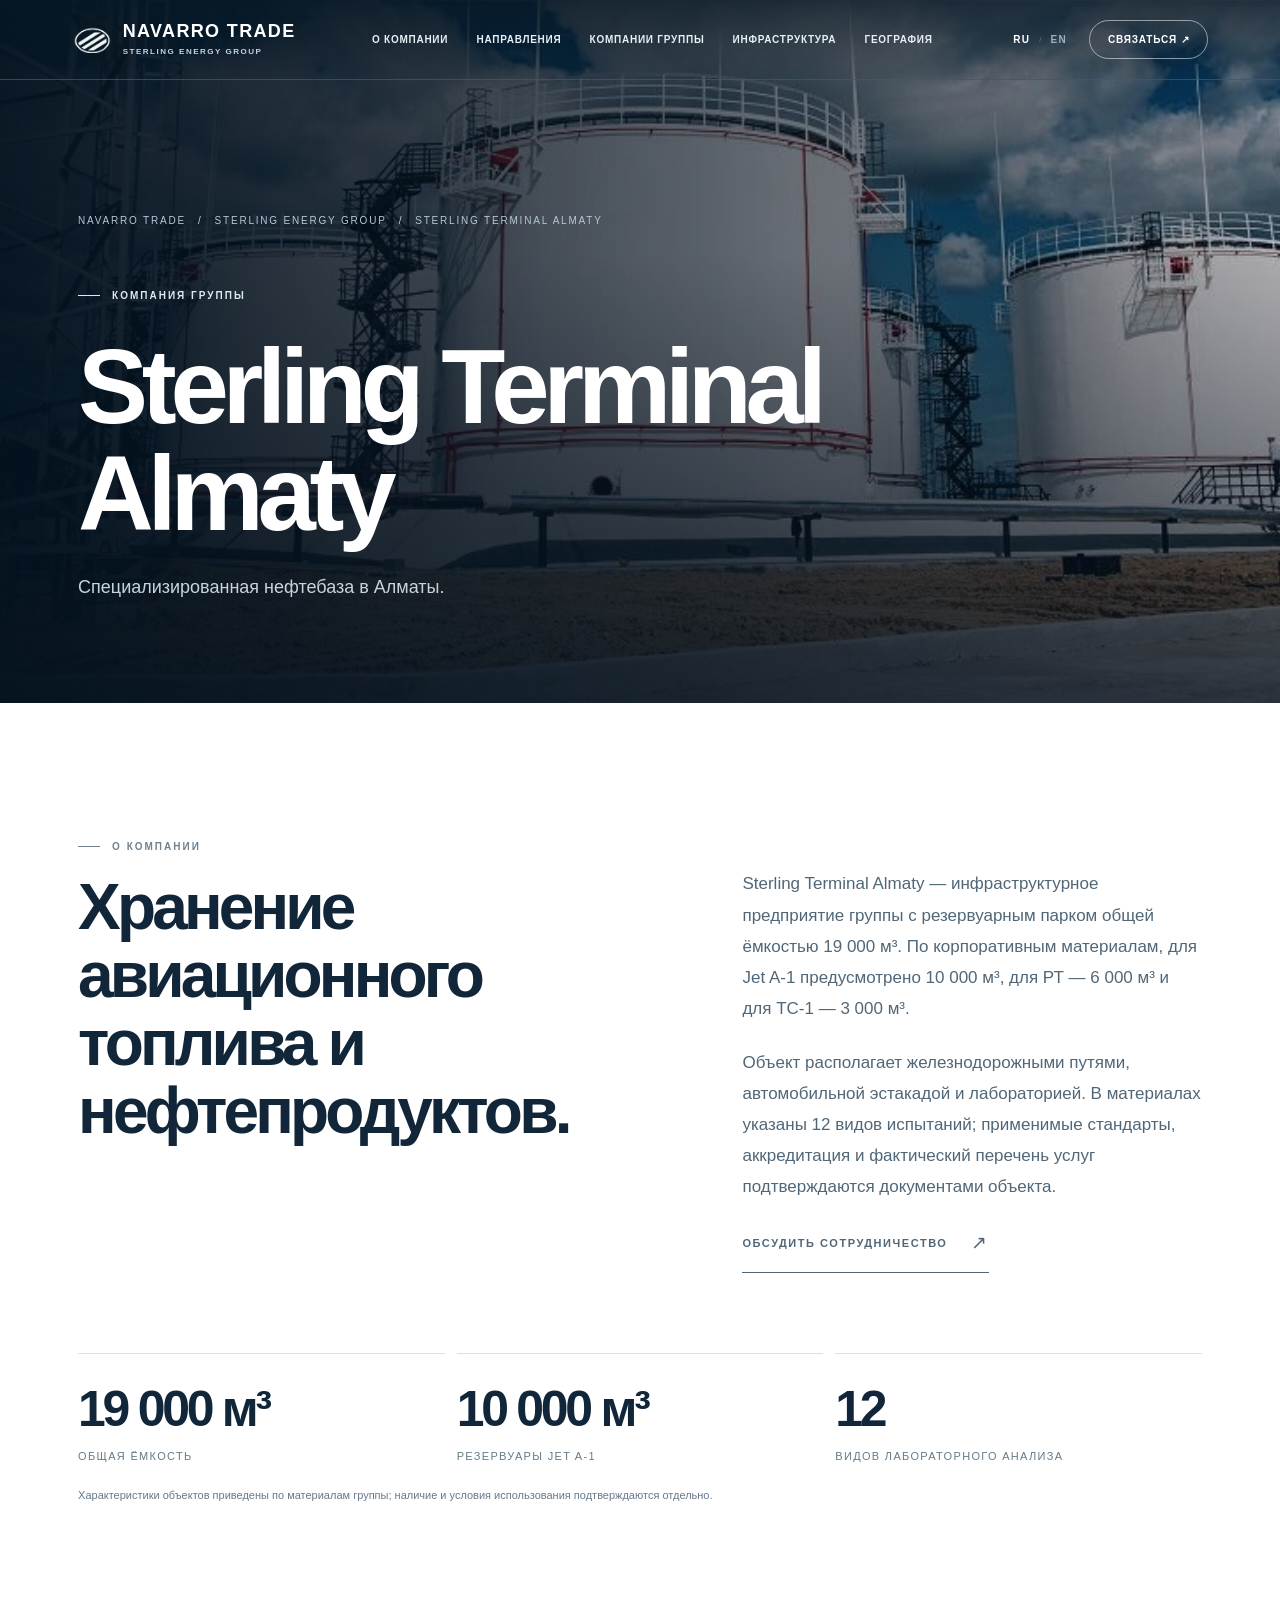
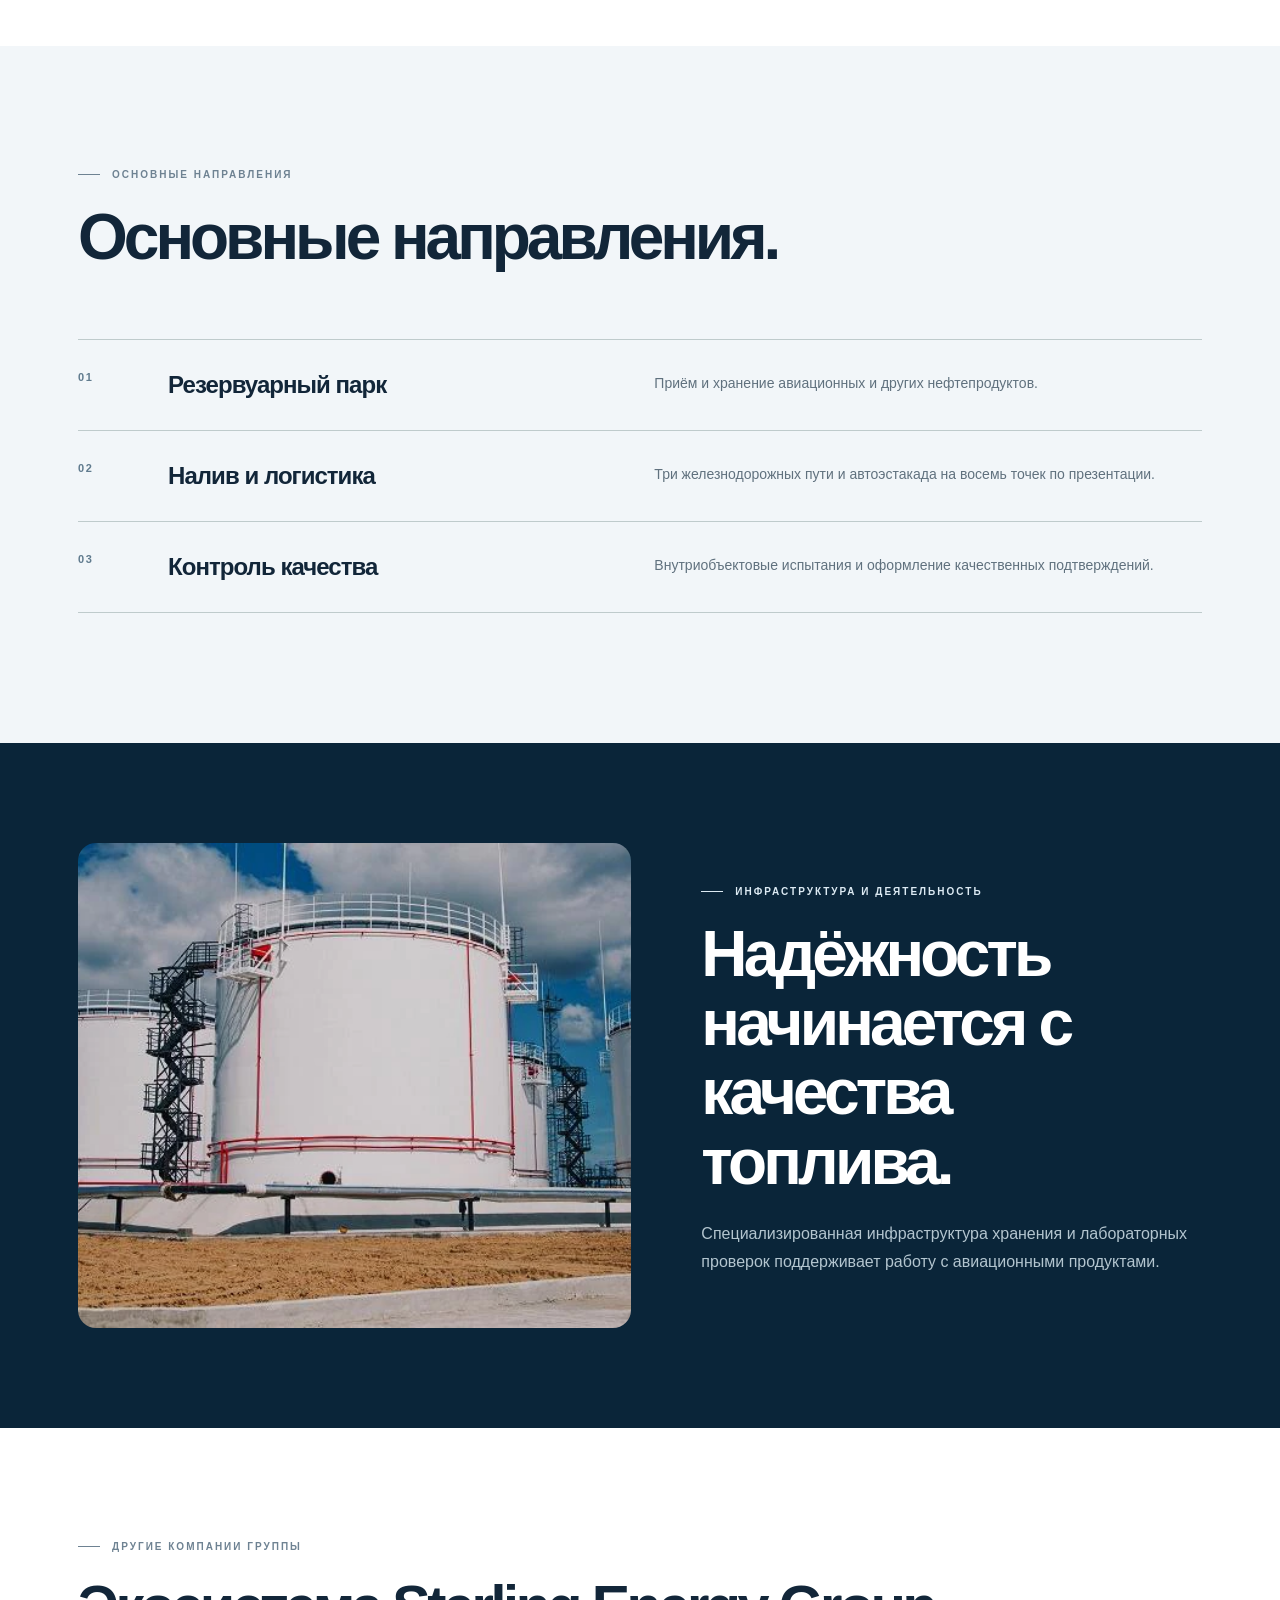
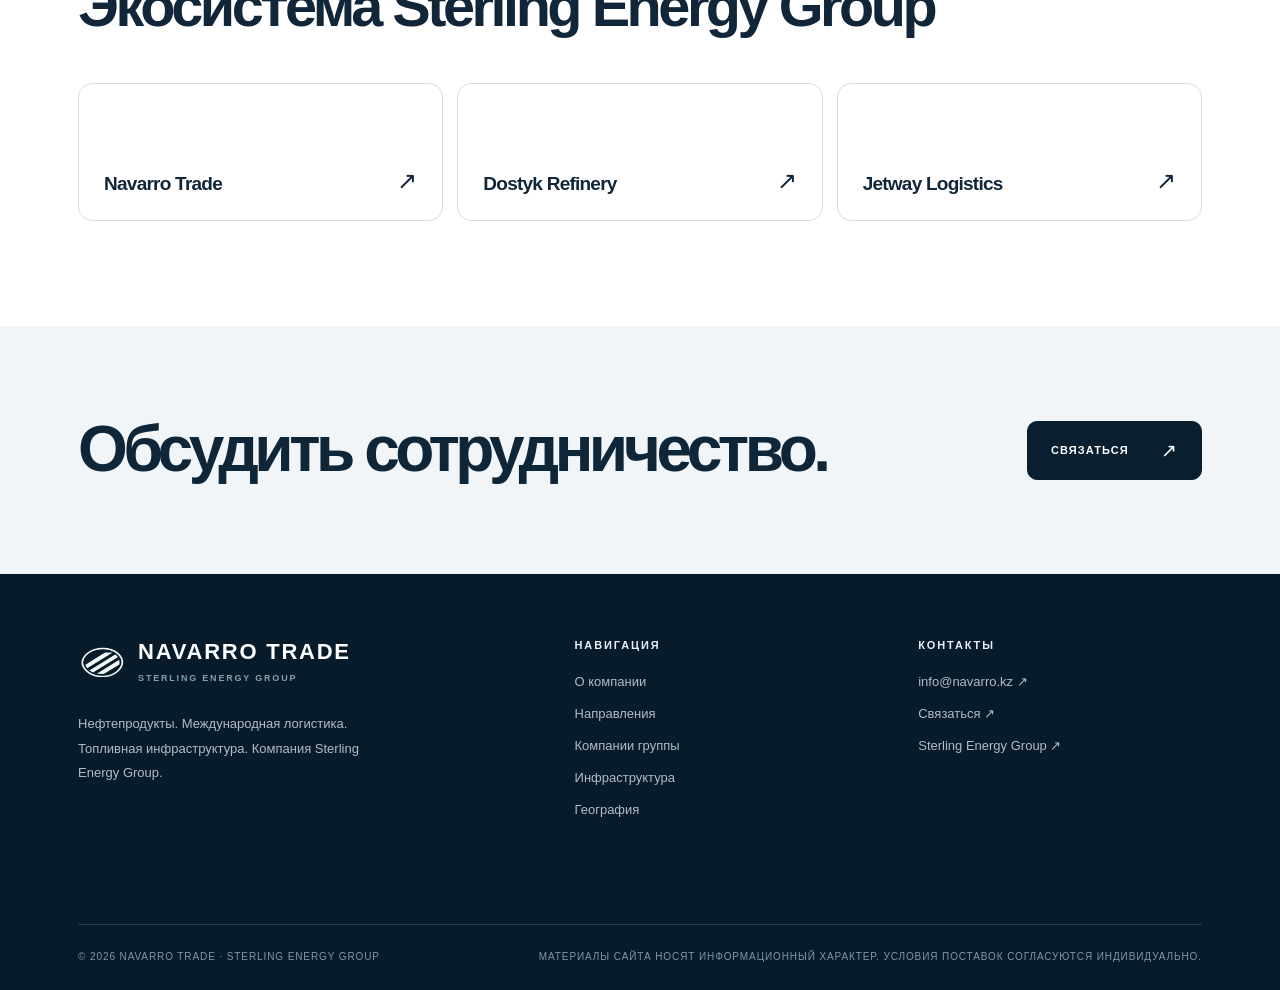
<file: almaty.html>
<!doctype html><html lang="ru"><head><meta charset="utf-8"><meta name="viewport" content="width=device-width,initial-scale=1"><meta name="theme-color" content="#081b2a"><meta name="description" content="Navarro Trade — нефтетрейдинг, логистика и топливная инфраструктура | Sterling Energy Group"><title>Sterling Terminal Almaty | Navarro Trade · Sterling Energy Group</title><link rel="icon" type="image/png" href="assets/navarro-mark.png"><link rel="preconnect" href="https://fonts.googleapis.com"><link rel="preconnect" href="https://fonts.gstatic.com" crossorigin><link rel="stylesheet" href="assets/styles.css"><link rel="stylesheet" href="assets/modern.css"><script src="assets/main.js" defer></script></head><body><div class="site-shell"><a href="#main" style="position:absolute;left:-9999px;top:12px;z-index:1000;background:#fff;color:#000;padding:12px" onfocus="this.style.left='12px'" onblur="this.style.left='-9999px'">Skip to content</a><div class="utilitybar"><div>STERLING ENERGY GROUP <span class="u-sep">/</span> NAVARRO TRADE</div><div><span class="u-hide">KAZAKHSTAN · FUEL & LOGISTICS&nbsp;&nbsp;&nbsp;<span class="u-sep">|</span>&nbsp;&nbsp;&nbsp;</span><a href="mailto:info@navarro.kz">INFO@NAVARRO.KZ</a></div></div>
<header class="header"><a class="brand" href="index.html" aria-label="Navarro Trade — Home"><img class="brand-mark" src="assets/navarro-mark-light.png" alt=""><span class="brand-name">NAVARRO TRADE<small>STERLING ENERGY GROUP</small></span></a>
<nav class="main-nav" id="main-nav" aria-label="Main navigation"><a href="index.html#about">О компании</a><a href="index.html#solutions">Направления</a><a href="index.html#group">Компании группы</a><a href="index.html#infrastructure">Инфраструктура</a><a href="index.html#network">География</a></nav>
<div class="header-actions"><span class="lang-switch"><a href="almaty.html" aria-current="page" lang="ru">RU</a><span class="lang-sep">/</span><a href="en/almaty.html"  lang="en">EN</a></span><a class="nav-cta" href="index.html#contact">Связаться ↗</a><button class="menu-toggle" type="button" aria-controls="main-nav" aria-expanded="false" aria-label="Toggle menu">☰</button></div></header><main id="main">
<section class="detail-hero"><div class="detail-bg" style="background-image:url('assets/almaty-terminal.webp')"></div><div class="container detail-hero-inner"><div class="breadcrumb"><a href="index.html">NAVARRO TRADE</a><span class="sep">/</span><a href="index.html#group">STERLING ENERGY GROUP</a><span class="sep">/</span>Sterling Terminal Almaty</div><span class="eyebrow light">КОМПАНИЯ ГРУППЫ</span><h1 class="display">Sterling Terminal Almaty</h1><p>Специализированная нефтебаза в Алматы.</p></div></section>
<section class="detail-body"><div class="container"><div class="detail-main"><div class="reveal"><span class="eyebrow ink">О компании</span><h2>Хранение авиационного топлива и нефтепродуктов.</h2></div><div class="prose reveal"><p>Sterling Terminal Almaty — инфраструктурное предприятие группы с резервуарным парком общей ёмкостью 19 000 м³. По корпоративным материалам, для Jet A-1 предусмотрено 10 000 м³, для РТ — 6 000 м³ и для ТС-1 — 3 000 м³.</p><p>Объект располагает железнодорожными путями, автомобильной эстакадой и лабораторией. В материалах указаны 12 видов испытаний; применимые стандарты, аккредитация и фактический перечень услуг подтверждаются документами объекта.</p><a class="inline-link" href="index.html#contact">Обсудить сотрудничество <i>↗</i></a></div></div><div class="detail-metrics"><div class="metric reveal"><strong>19 000 м³</strong><small>Общая ёмкость</small></div><div class="metric reveal"><strong>10 000 м³</strong><small>Резервуары Jet A-1</small></div><div class="metric reveal"><strong>12</strong><small>Видов лабораторного анализа</small></div></div><p class="source-note">Характеристики объектов приведены по материалам группы; наличие и условия использования подтверждаются отдельно.</p></div></section>
<section class="detail-capabilities"><div class="container"><span class="eyebrow ink">Основные направления</span><h2>Основные направления.</h2><div class="detail-rows"><div class="detail-row reveal"><span class="id">01</span><h3>Резервуарный парк</h3><p>Приём и хранение авиационных и других нефтепродуктов.</p></div><div class="detail-row reveal"><span class="id">02</span><h3>Налив и логистика</h3><p>Три железнодорожных пути и автоэстакада на восемь точек по презентации.</p></div><div class="detail-row reveal"><span class="id">03</span><h3>Контроль качества</h3><p>Внутриобъектовые испытания и оформление качественных подтверждений.</p></div></div></div></section>
<section class="detail-visual"><div class="container detail-visual-grid"><div class="reveal"><div class="detail-visual-image" style="background-image:url('assets/almaty-terminal.webp')"></div></div><div class="reveal"><span class="eyebrow light">Инфраструктура и деятельность</span><h2>Надёжность начинается с качества топлива.</h2><p>Специализированная инфраструктура хранения и лабораторных проверок поддерживает работу с авиационными продуктами.</p></div></div></section>
<section class="detail-related"><div class="container"><span class="eyebrow ink">Другие компании группы</span><h2 style="font-size:clamp(38px,4.5vw,68px);letter-spacing:-.06em;font-weight:600;margin:21px 0 0">Экосистема Sterling Energy Group</h2><div class="detail-related-grid"><a href="navarro.html"><b>Navarro Trade</b><span>↗</span></a><a href="dostyk.html"><b>Dostyk Refinery</b><span>↗</span></a><a href="jetway.html"><b>Jetway Logistics</b><span>↗</span></a></div></div></section>
<section class="contact-section" style="padding:90px 0"><div class="container" style="display:flex;flex-wrap:wrap;align-items:center;justify-content:space-between;gap:30px;position:relative;z-index:2"><h2 class="display" style="font-size:clamp(45px,5vw,72px);margin:0">Обсудить сотрудничество.</h2><a href="index.html#contact" class="btn btn-ink">Связаться <i>↗</i></a></div></section>
</main><footer class="footer"><div class="container"><div class="footer-top"><div><a class="footer-brand" href="index.html"><img src="assets/navarro-mark-light.png" alt=""><span>NAVARRO TRADE<small>STERLING ENERGY GROUP</small></span></a><p class="footer-desc">Нефтепродукты. Международная логистика. Топливная инфраструктура. Компания Sterling Energy Group.</p></div><div class="footer-col"><b>Навигация</b><a href="index.html#about">О компании</a><a href="index.html#solutions">Направления</a><a href="index.html#group">Компании группы</a><a href="index.html#infrastructure">Инфраструктура</a><a href="index.html#network">География</a></div><div class="footer-col"><b>Контакты</b><a href="mailto:info@navarro.kz">info@navarro.kz ↗</a><a href="index.html#contact">Связаться ↗</a><a href="index.html#group">Sterling Energy Group ↗</a></div></div><div class="footer-bottom"><span>© 2026 NAVARRO TRADE · STERLING ENERGY GROUP</span><span>Материалы сайта носят информационный характер. Условия поставок согласуются индивидуально.</span></div></div></footer></div></body></html>
</file>
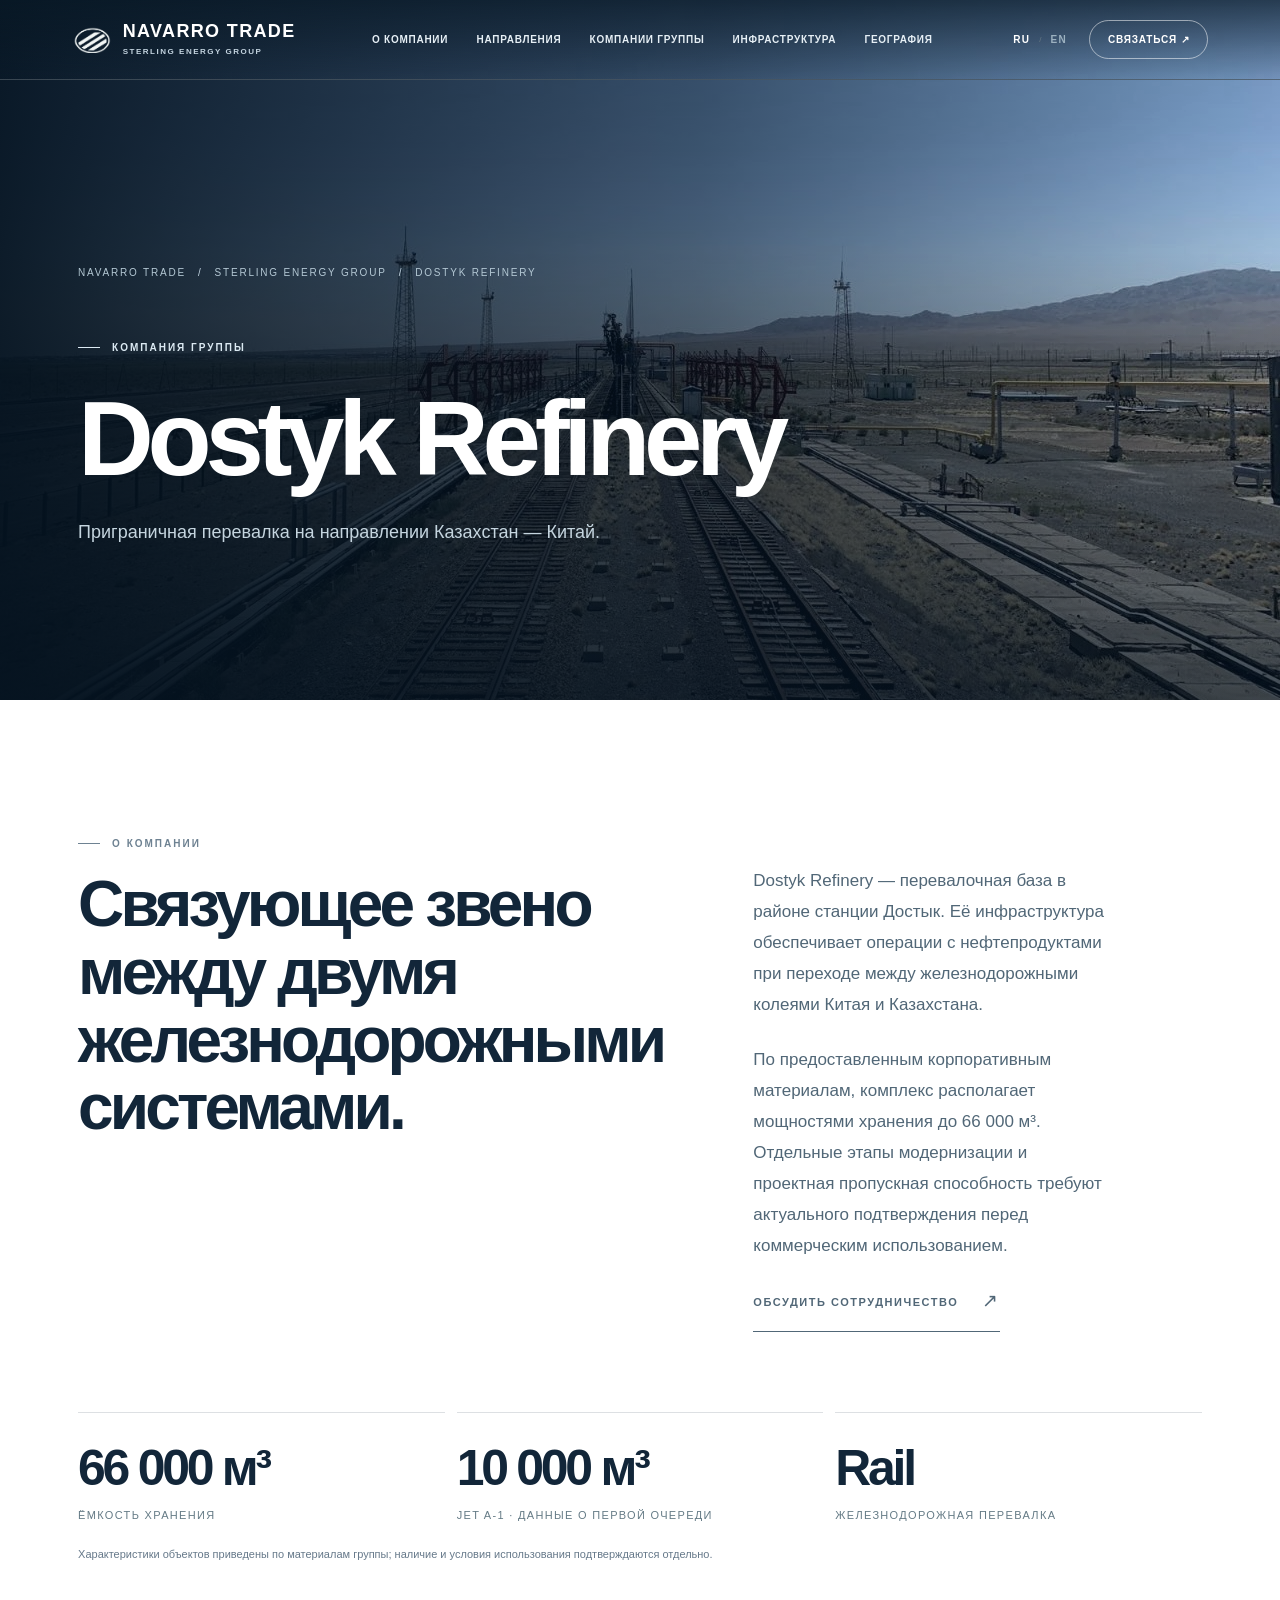
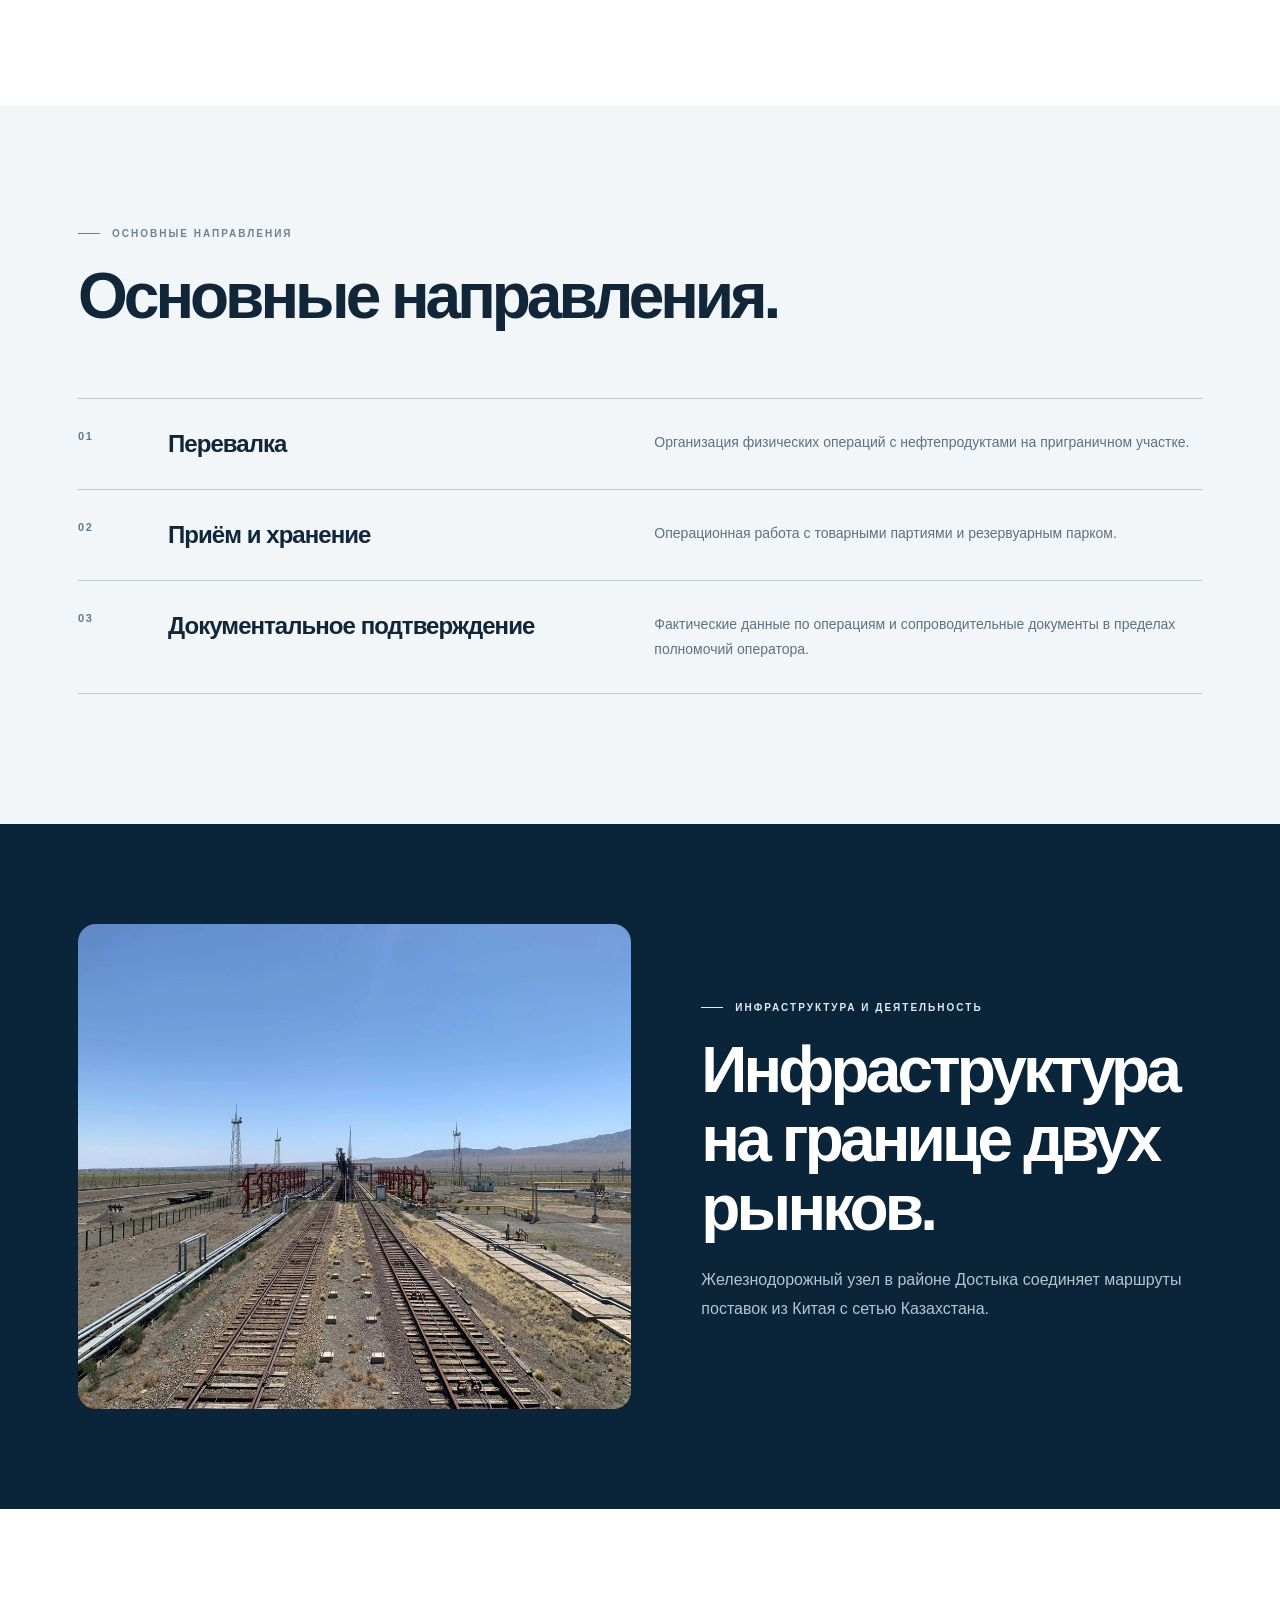
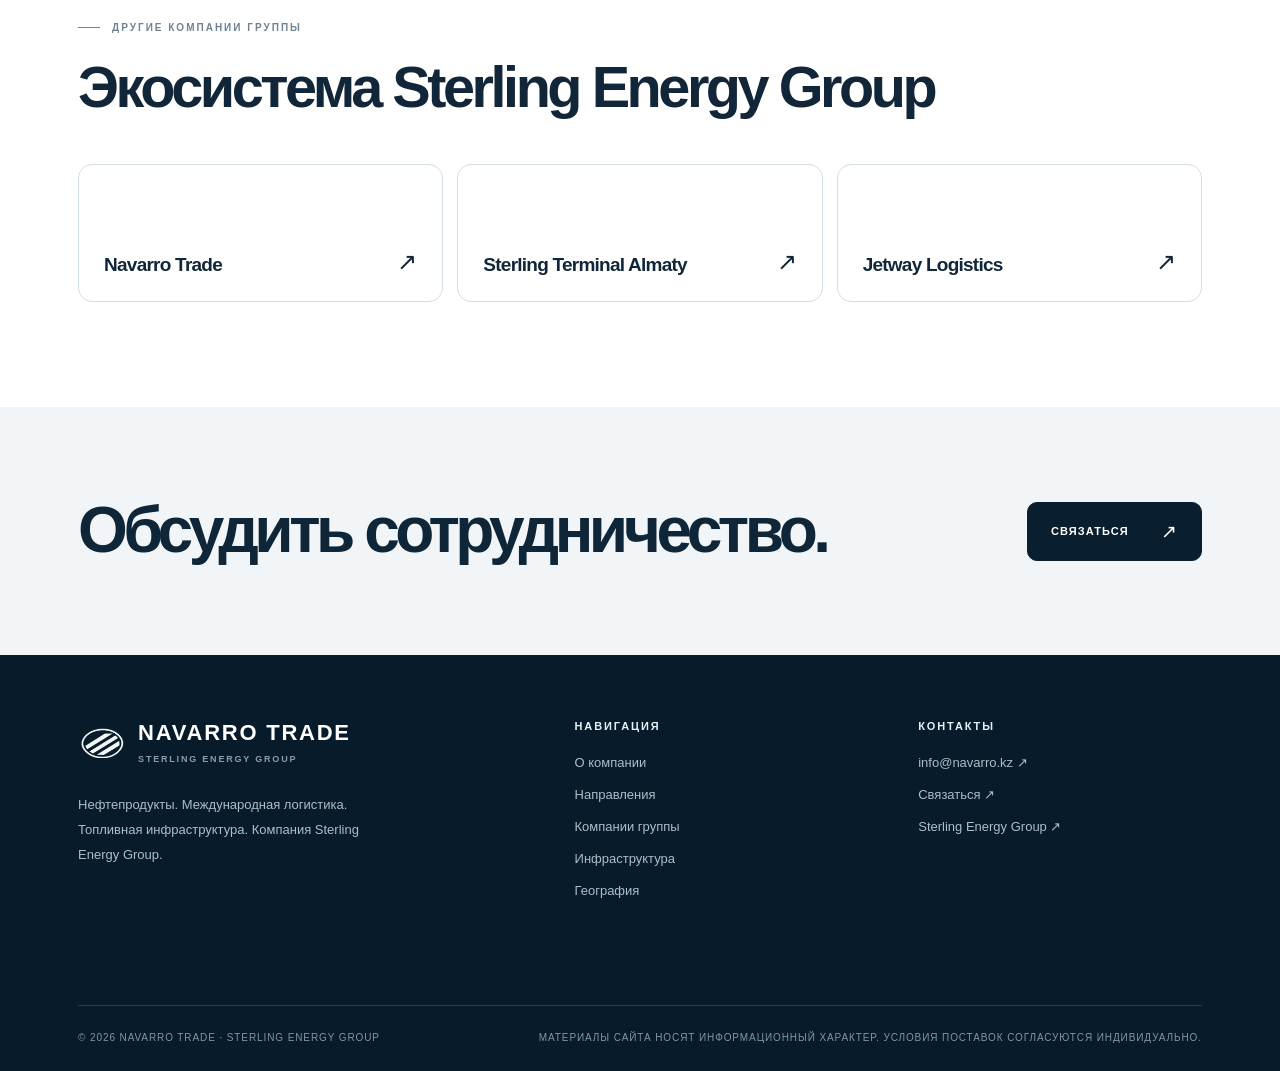
<file: dostyk.html>
<!doctype html><html lang="ru"><head><meta charset="utf-8"><meta name="viewport" content="width=device-width,initial-scale=1"><meta name="theme-color" content="#081b2a"><meta name="description" content="Navarro Trade — нефтетрейдинг, логистика и топливная инфраструктура | Sterling Energy Group"><title>Dostyk Refinery | Navarro Trade · Sterling Energy Group</title><link rel="icon" type="image/png" href="assets/navarro-mark.png"><link rel="preconnect" href="https://fonts.googleapis.com"><link rel="preconnect" href="https://fonts.gstatic.com" crossorigin><link rel="stylesheet" href="assets/styles.css"><link rel="stylesheet" href="assets/modern.css"><script src="assets/main.js" defer></script></head><body><div class="site-shell"><a href="#main" style="position:absolute;left:-9999px;top:12px;z-index:1000;background:#fff;color:#000;padding:12px" onfocus="this.style.left='12px'" onblur="this.style.left='-9999px'">Skip to content</a><div class="utilitybar"><div>STERLING ENERGY GROUP <span class="u-sep">/</span> NAVARRO TRADE</div><div><span class="u-hide">KAZAKHSTAN · FUEL & LOGISTICS&nbsp;&nbsp;&nbsp;<span class="u-sep">|</span>&nbsp;&nbsp;&nbsp;</span><a href="mailto:info@navarro.kz">INFO@NAVARRO.KZ</a></div></div>
<header class="header"><a class="brand" href="index.html" aria-label="Navarro Trade — Home"><img class="brand-mark" src="assets/navarro-mark-light.png" alt=""><span class="brand-name">NAVARRO TRADE<small>STERLING ENERGY GROUP</small></span></a>
<nav class="main-nav" id="main-nav" aria-label="Main navigation"><a href="index.html#about">О компании</a><a href="index.html#solutions">Направления</a><a href="index.html#group">Компании группы</a><a href="index.html#infrastructure">Инфраструктура</a><a href="index.html#network">География</a></nav>
<div class="header-actions"><span class="lang-switch"><a href="dostyk.html" aria-current="page" lang="ru">RU</a><span class="lang-sep">/</span><a href="en/dostyk.html"  lang="en">EN</a></span><a class="nav-cta" href="index.html#contact">Связаться ↗</a><button class="menu-toggle" type="button" aria-controls="main-nav" aria-expanded="false" aria-label="Toggle menu">☰</button></div></header><main id="main">
<section class="detail-hero"><div class="detail-bg" style="background-image:url('assets/dostyk-rail.webp')"></div><div class="container detail-hero-inner"><div class="breadcrumb"><a href="index.html">NAVARRO TRADE</a><span class="sep">/</span><a href="index.html#group">STERLING ENERGY GROUP</a><span class="sep">/</span>Dostyk Refinery</div><span class="eyebrow light">КОМПАНИЯ ГРУППЫ</span><h1 class="display">Dostyk Refinery</h1><p>Приграничная перевалка на направлении Казахстан — Китай.</p></div></section>
<section class="detail-body"><div class="container"><div class="detail-main"><div class="reveal"><span class="eyebrow ink">О компании</span><h2>Связующее звено между двумя железнодорожными системами.</h2></div><div class="prose reveal"><p>Dostyk Refinery — перевалочная база в районе станции Достык. Её инфраструктура обеспечивает операции с нефтепродуктами при переходе между железнодорожными колеями Китая и Казахстана.</p><p>По предоставленным корпоративным материалам, комплекс располагает мощностями хранения до 66 000 м³. Отдельные этапы модернизации и проектная пропускная способность требуют актуального подтверждения перед коммерческим использованием.</p><a class="inline-link" href="index.html#contact">Обсудить сотрудничество <i>↗</i></a></div></div><div class="detail-metrics"><div class="metric reveal"><strong>66 000 м³</strong><small>Ёмкость хранения</small></div><div class="metric reveal"><strong>10 000 м³</strong><small>Jet A-1 · данные о первой очереди</small></div><div class="metric reveal"><strong>Rail</strong><small>Железнодорожная перевалка</small></div></div><p class="source-note">Характеристики объектов приведены по материалам группы; наличие и условия использования подтверждаются отдельно.</p></div></section>
<section class="detail-capabilities"><div class="container"><span class="eyebrow ink">Основные направления</span><h2>Основные направления.</h2><div class="detail-rows"><div class="detail-row reveal"><span class="id">01</span><h3>Перевалка</h3><p>Организация физических операций с нефтепродуктами на приграничном участке.</p></div><div class="detail-row reveal"><span class="id">02</span><h3>Приём и хранение</h3><p>Операционная работа с товарными партиями и резервуарным парком.</p></div><div class="detail-row reveal"><span class="id">03</span><h3>Документальное подтверждение</h3><p>Фактические данные по операциям и сопроводительные документы в пределах полномочий оператора.</p></div></div></div></section>
<section class="detail-visual"><div class="container detail-visual-grid"><div class="reveal"><div class="detail-visual-image" style="background-image:url('assets/dostyk-rail.webp')"></div></div><div class="reveal"><span class="eyebrow light">Инфраструктура и деятельность</span><h2>Инфраструктура на границе двух рынков.</h2><p>Железнодорожный узел в районе Достыка соединяет маршруты поставок из Китая с сетью Казахстана.</p></div></div></section>
<section class="detail-related"><div class="container"><span class="eyebrow ink">Другие компании группы</span><h2 style="font-size:clamp(38px,4.5vw,68px);letter-spacing:-.06em;font-weight:600;margin:21px 0 0">Экосистема Sterling Energy Group</h2><div class="detail-related-grid"><a href="navarro.html"><b>Navarro Trade</b><span>↗</span></a><a href="almaty.html"><b>Sterling Terminal Almaty</b><span>↗</span></a><a href="jetway.html"><b>Jetway Logistics</b><span>↗</span></a></div></div></section>
<section class="contact-section" style="padding:90px 0"><div class="container" style="display:flex;flex-wrap:wrap;align-items:center;justify-content:space-between;gap:30px;position:relative;z-index:2"><h2 class="display" style="font-size:clamp(45px,5vw,72px);margin:0">Обсудить сотрудничество.</h2><a href="index.html#contact" class="btn btn-ink">Связаться <i>↗</i></a></div></section>
</main><footer class="footer"><div class="container"><div class="footer-top"><div><a class="footer-brand" href="index.html"><img src="assets/navarro-mark-light.png" alt=""><span>NAVARRO TRADE<small>STERLING ENERGY GROUP</small></span></a><p class="footer-desc">Нефтепродукты. Международная логистика. Топливная инфраструктура. Компания Sterling Energy Group.</p></div><div class="footer-col"><b>Навигация</b><a href="index.html#about">О компании</a><a href="index.html#solutions">Направления</a><a href="index.html#group">Компании группы</a><a href="index.html#infrastructure">Инфраструктура</a><a href="index.html#network">География</a></div><div class="footer-col"><b>Контакты</b><a href="mailto:info@navarro.kz">info@navarro.kz ↗</a><a href="index.html#contact">Связаться ↗</a><a href="index.html#group">Sterling Energy Group ↗</a></div></div><div class="footer-bottom"><span>© 2026 NAVARRO TRADE · STERLING ENERGY GROUP</span><span>Материалы сайта носят информационный характер. Условия поставок согласуются индивидуально.</span></div></div></footer></div></body></html>
</file>
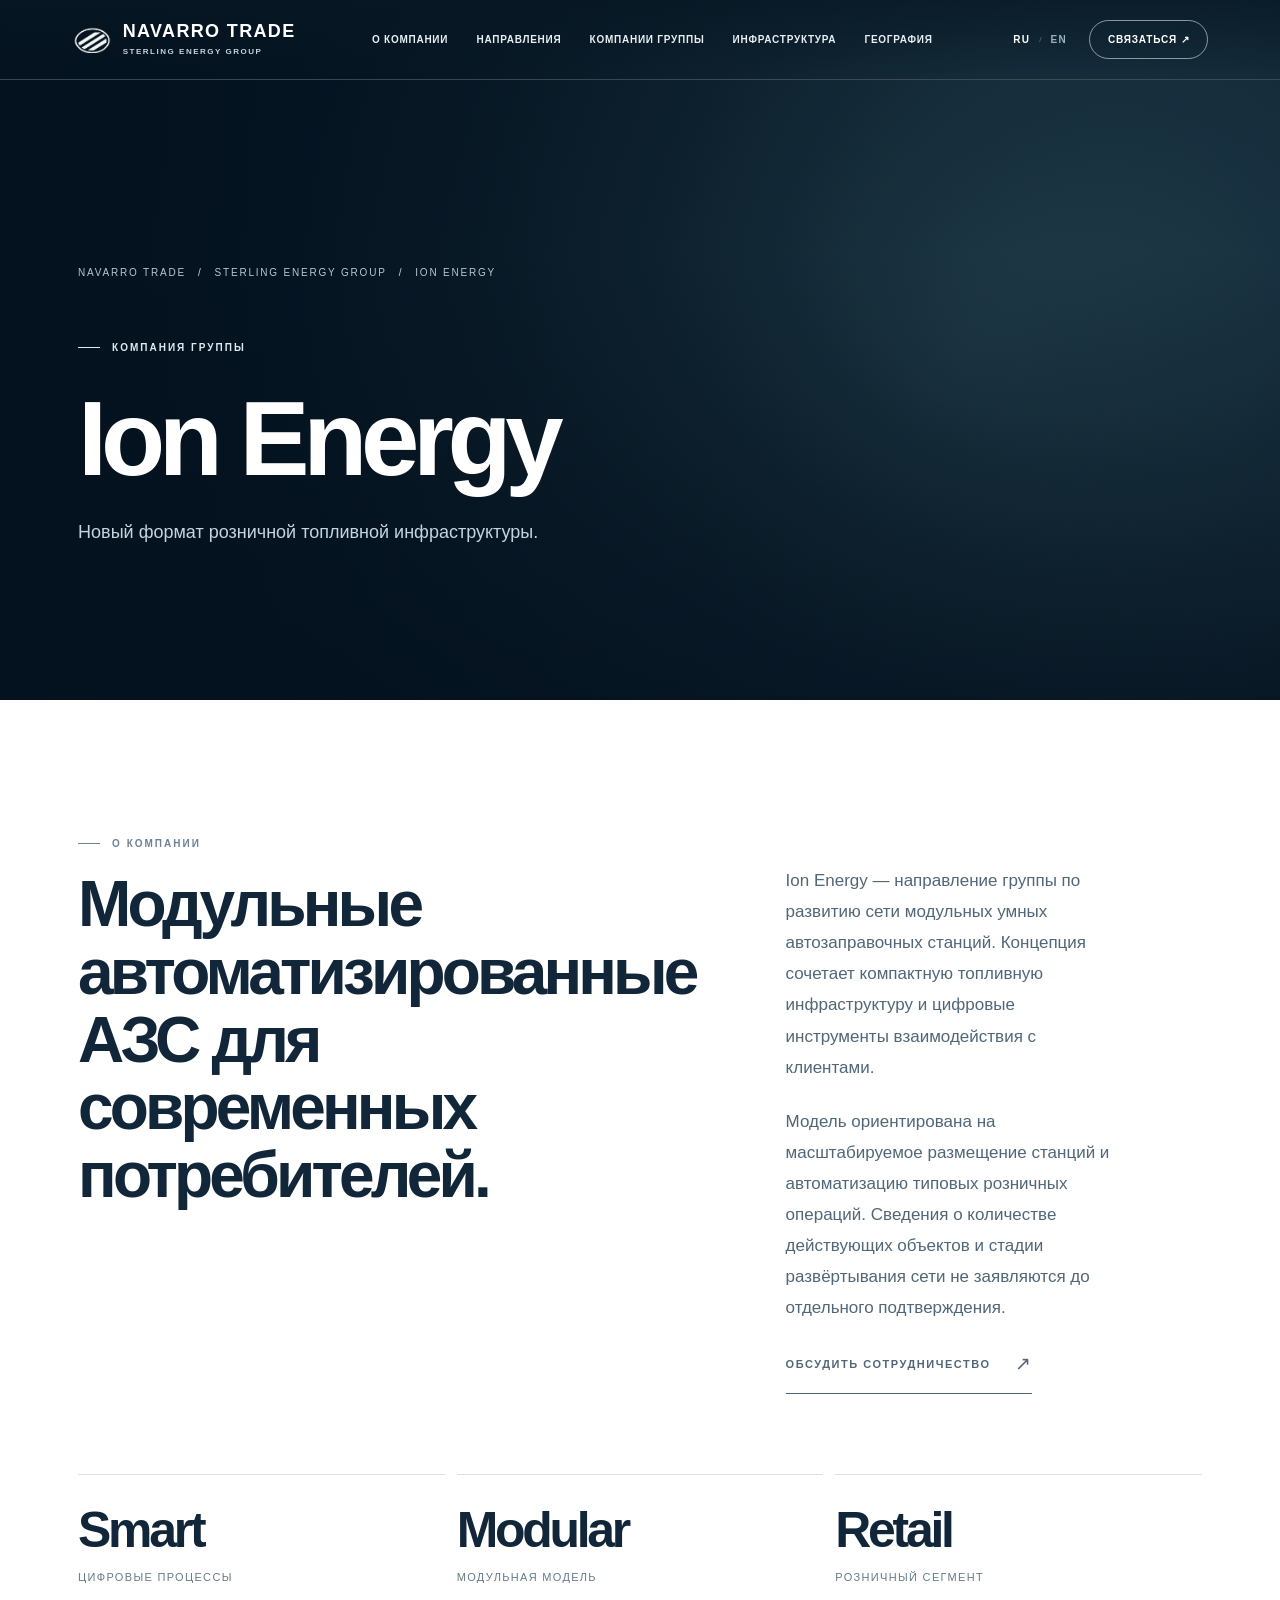
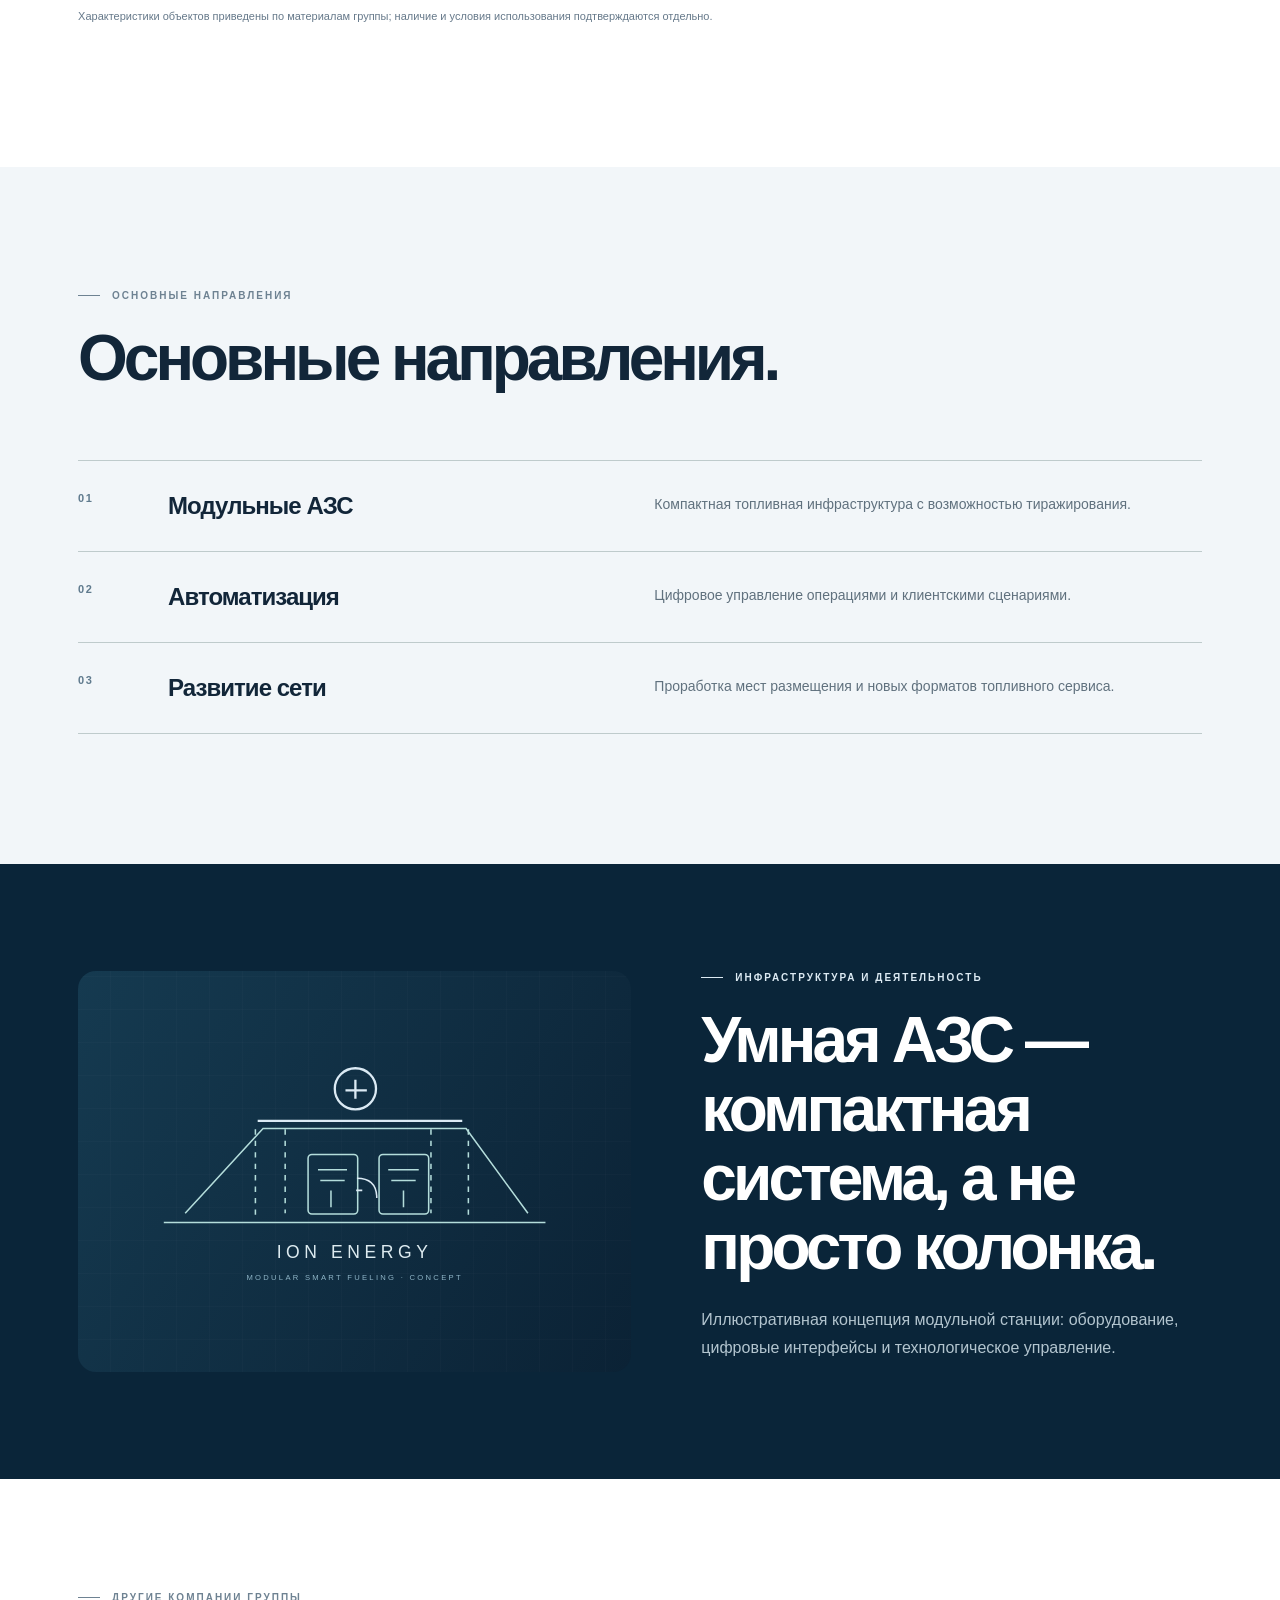
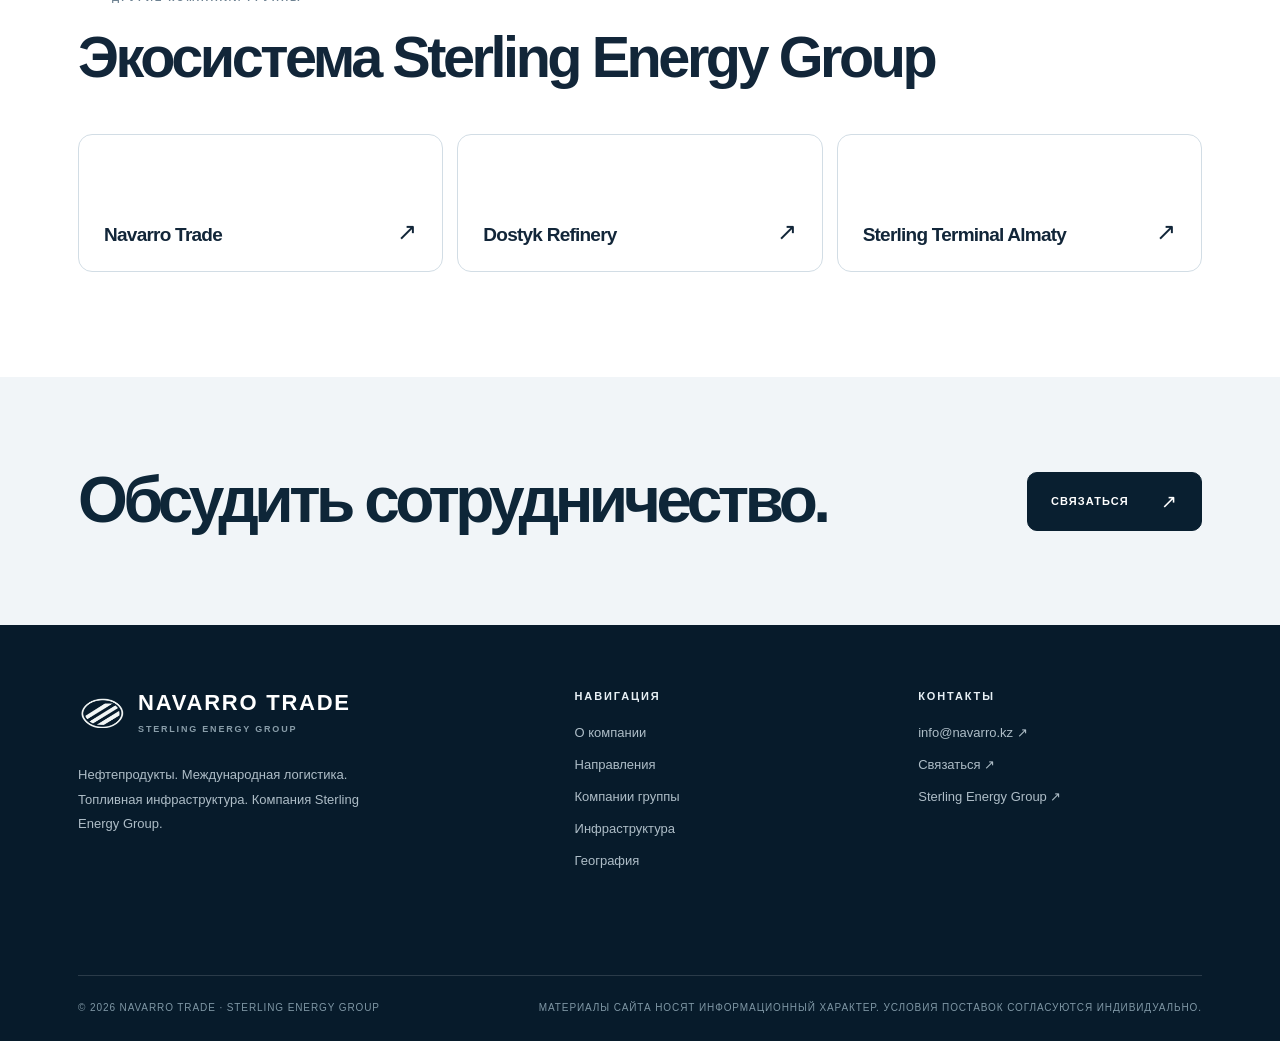
<file: ion.html>
<!doctype html><html lang="ru"><head><meta charset="utf-8"><meta name="viewport" content="width=device-width,initial-scale=1"><meta name="theme-color" content="#081b2a"><meta name="description" content="Navarro Trade — нефтетрейдинг, логистика и топливная инфраструктура | Sterling Energy Group"><title>Ion Energy | Navarro Trade · Sterling Energy Group</title><link rel="icon" type="image/png" href="assets/navarro-mark.png"><link rel="preconnect" href="https://fonts.googleapis.com"><link rel="preconnect" href="https://fonts.gstatic.com" crossorigin><link rel="stylesheet" href="assets/styles.css"><link rel="stylesheet" href="assets/modern.css"><script src="assets/main.js" defer></script></head><body><div class="site-shell"><a href="#main" style="position:absolute;left:-9999px;top:12px;z-index:1000;background:#fff;color:#000;padding:12px" onfocus="this.style.left='12px'" onblur="this.style.left='-9999px'">Skip to content</a><div class="utilitybar"><div>STERLING ENERGY GROUP <span class="u-sep">/</span> NAVARRO TRADE</div><div><span class="u-hide">KAZAKHSTAN · FUEL & LOGISTICS&nbsp;&nbsp;&nbsp;<span class="u-sep">|</span>&nbsp;&nbsp;&nbsp;</span><a href="mailto:info@navarro.kz">INFO@NAVARRO.KZ</a></div></div>
<header class="header"><a class="brand" href="index.html" aria-label="Navarro Trade — Home"><img class="brand-mark" src="assets/navarro-mark-light.png" alt=""><span class="brand-name">NAVARRO TRADE<small>STERLING ENERGY GROUP</small></span></a>
<nav class="main-nav" id="main-nav" aria-label="Main navigation"><a href="index.html#about">О компании</a><a href="index.html#solutions">Направления</a><a href="index.html#group">Компании группы</a><a href="index.html#infrastructure">Инфраструктура</a><a href="index.html#network">География</a></nav>
<div class="header-actions"><span class="lang-switch"><a href="ion.html" aria-current="page" lang="ru">RU</a><span class="lang-sep">/</span><a href="en/ion.html"  lang="en">EN</a></span><a class="nav-cta" href="index.html#contact">Связаться ↗</a><button class="menu-toggle" type="button" aria-controls="main-nav" aria-expanded="false" aria-label="Toggle menu">☰</button></div></header><main id="main">
<section class="detail-hero"><div class="detail-bg" style="background:radial-gradient(circle at 75% 50%,#2b5668,#0b2335 66%,#061623)"></div><div class="container detail-hero-inner"><div class="breadcrumb"><a href="index.html">NAVARRO TRADE</a><span class="sep">/</span><a href="index.html#group">STERLING ENERGY GROUP</a><span class="sep">/</span>Ion Energy</div><span class="eyebrow light">КОМПАНИЯ ГРУППЫ</span><h1 class="display">Ion Energy</h1><p>Новый формат розничной топливной инфраструктуры.</p></div></section>
<section class="detail-body"><div class="container"><div class="detail-main"><div class="reveal"><span class="eyebrow ink">О компании</span><h2>Модульные автоматизированные АЗС для современных потребителей.</h2></div><div class="prose reveal"><p>Ion Energy — направление группы по развитию сети модульных умных автозаправочных станций. Концепция сочетает компактную топливную инфраструктуру и цифровые инструменты взаимодействия с клиентами.</p><p>Модель ориентирована на масштабируемое размещение станций и автоматизацию типовых розничных операций. Сведения о количестве действующих объектов и стадии развёртывания сети не заявляются до отдельного подтверждения.</p><a class="inline-link" href="index.html#contact">Обсудить сотрудничество <i>↗</i></a></div></div><div class="detail-metrics"><div class="metric reveal"><strong>Smart</strong><small>Цифровые процессы</small></div><div class="metric reveal"><strong>Modular</strong><small>Модульная модель</small></div><div class="metric reveal"><strong>Retail</strong><small>Розничный сегмент</small></div></div><p class="source-note">Характеристики объектов приведены по материалам группы; наличие и условия использования подтверждаются отдельно.</p></div></section>
<section class="detail-capabilities"><div class="container"><span class="eyebrow ink">Основные направления</span><h2>Основные направления.</h2><div class="detail-rows"><div class="detail-row reveal"><span class="id">01</span><h3>Модульные АЗС</h3><p>Компактная топливная инфраструктура с возможностью тиражирования.</p></div><div class="detail-row reveal"><span class="id">02</span><h3>Автоматизация</h3><p>Цифровое управление операциями и клиентскими сценариями.</p></div><div class="detail-row reveal"><span class="id">03</span><h3>Развитие сети</h3><p>Проработка мест размещения и новых форматов топливного сервиса.</p></div></div></div></section>
<section class="detail-visual"><div class="container detail-visual-grid"><div class="reveal"><div class="ion-concept" role="img" aria-label="Illustrative modular fueling station concept"><svg viewBox="0 0 620 420" xmlns="http://www.w3.org/2000/svg"><g fill="none" stroke="#b4dddb" stroke-width="2"><path d="M60 277H560M88 265L190 154H456L537 265"/><path d="M180 155V267M459 155V267M219 155V265M410 155V265" stroke-dasharray="7 8"/><rect x="249" y="188" width="65" height="78" rx="5"/><rect x="342" y="188" width="65" height="78" rx="5"/><path d="M262 208H300M354 208H394M265 222H297M358 222H390"/><path d="M279 235v22M374 235v22"/><path d="M313 219q26 0 26 26m-27-10h8" stroke="#dbeaf4"/></g><g fill="none" stroke="#dbeaf4" stroke-width="3"><path d="M183 144H451"/><circle cx="311" cy="102" r="27"/><path d="M298 104h28M311 90v25"/></g><text x="310" y="323" text-anchor="middle" fill="#ddebf0" font-size="23" font-family="Arial" letter-spacing="6">ION ENERGY</text><text x="310" y="353" text-anchor="middle" fill="#8eb4c6" font-size="10" font-family="Arial" letter-spacing="3">MODULAR SMART FUELING · CONCEPT</text></svg></div></div><div class="reveal"><span class="eyebrow light">Инфраструктура и деятельность</span><h2>Умная АЗС — компактная система, а не просто колонка.</h2><p>Иллюстративная концепция модульной станции: оборудование, цифровые интерфейсы и технологическое управление.</p></div></div></section>
<section class="detail-related"><div class="container"><span class="eyebrow ink">Другие компании группы</span><h2 style="font-size:clamp(38px,4.5vw,68px);letter-spacing:-.06em;font-weight:600;margin:21px 0 0">Экосистема Sterling Energy Group</h2><div class="detail-related-grid"><a href="navarro.html"><b>Navarro Trade</b><span>↗</span></a><a href="dostyk.html"><b>Dostyk Refinery</b><span>↗</span></a><a href="almaty.html"><b>Sterling Terminal Almaty</b><span>↗</span></a></div></div></section>
<section class="contact-section" style="padding:90px 0"><div class="container" style="display:flex;flex-wrap:wrap;align-items:center;justify-content:space-between;gap:30px;position:relative;z-index:2"><h2 class="display" style="font-size:clamp(45px,5vw,72px);margin:0">Обсудить сотрудничество.</h2><a href="index.html#contact" class="btn btn-ink">Связаться <i>↗</i></a></div></section>
</main><footer class="footer"><div class="container"><div class="footer-top"><div><a class="footer-brand" href="index.html"><img src="assets/navarro-mark-light.png" alt=""><span>NAVARRO TRADE<small>STERLING ENERGY GROUP</small></span></a><p class="footer-desc">Нефтепродукты. Международная логистика. Топливная инфраструктура. Компания Sterling Energy Group.</p></div><div class="footer-col"><b>Навигация</b><a href="index.html#about">О компании</a><a href="index.html#solutions">Направления</a><a href="index.html#group">Компании группы</a><a href="index.html#infrastructure">Инфраструктура</a><a href="index.html#network">География</a></div><div class="footer-col"><b>Контакты</b><a href="mailto:info@navarro.kz">info@navarro.kz ↗</a><a href="index.html#contact">Связаться ↗</a><a href="index.html#group">Sterling Energy Group ↗</a></div></div><div class="footer-bottom"><span>© 2026 NAVARRO TRADE · STERLING ENERGY GROUP</span><span>Материалы сайта носят информационный характер. Условия поставок согласуются индивидуально.</span></div></div></footer></div></body></html>
</file>
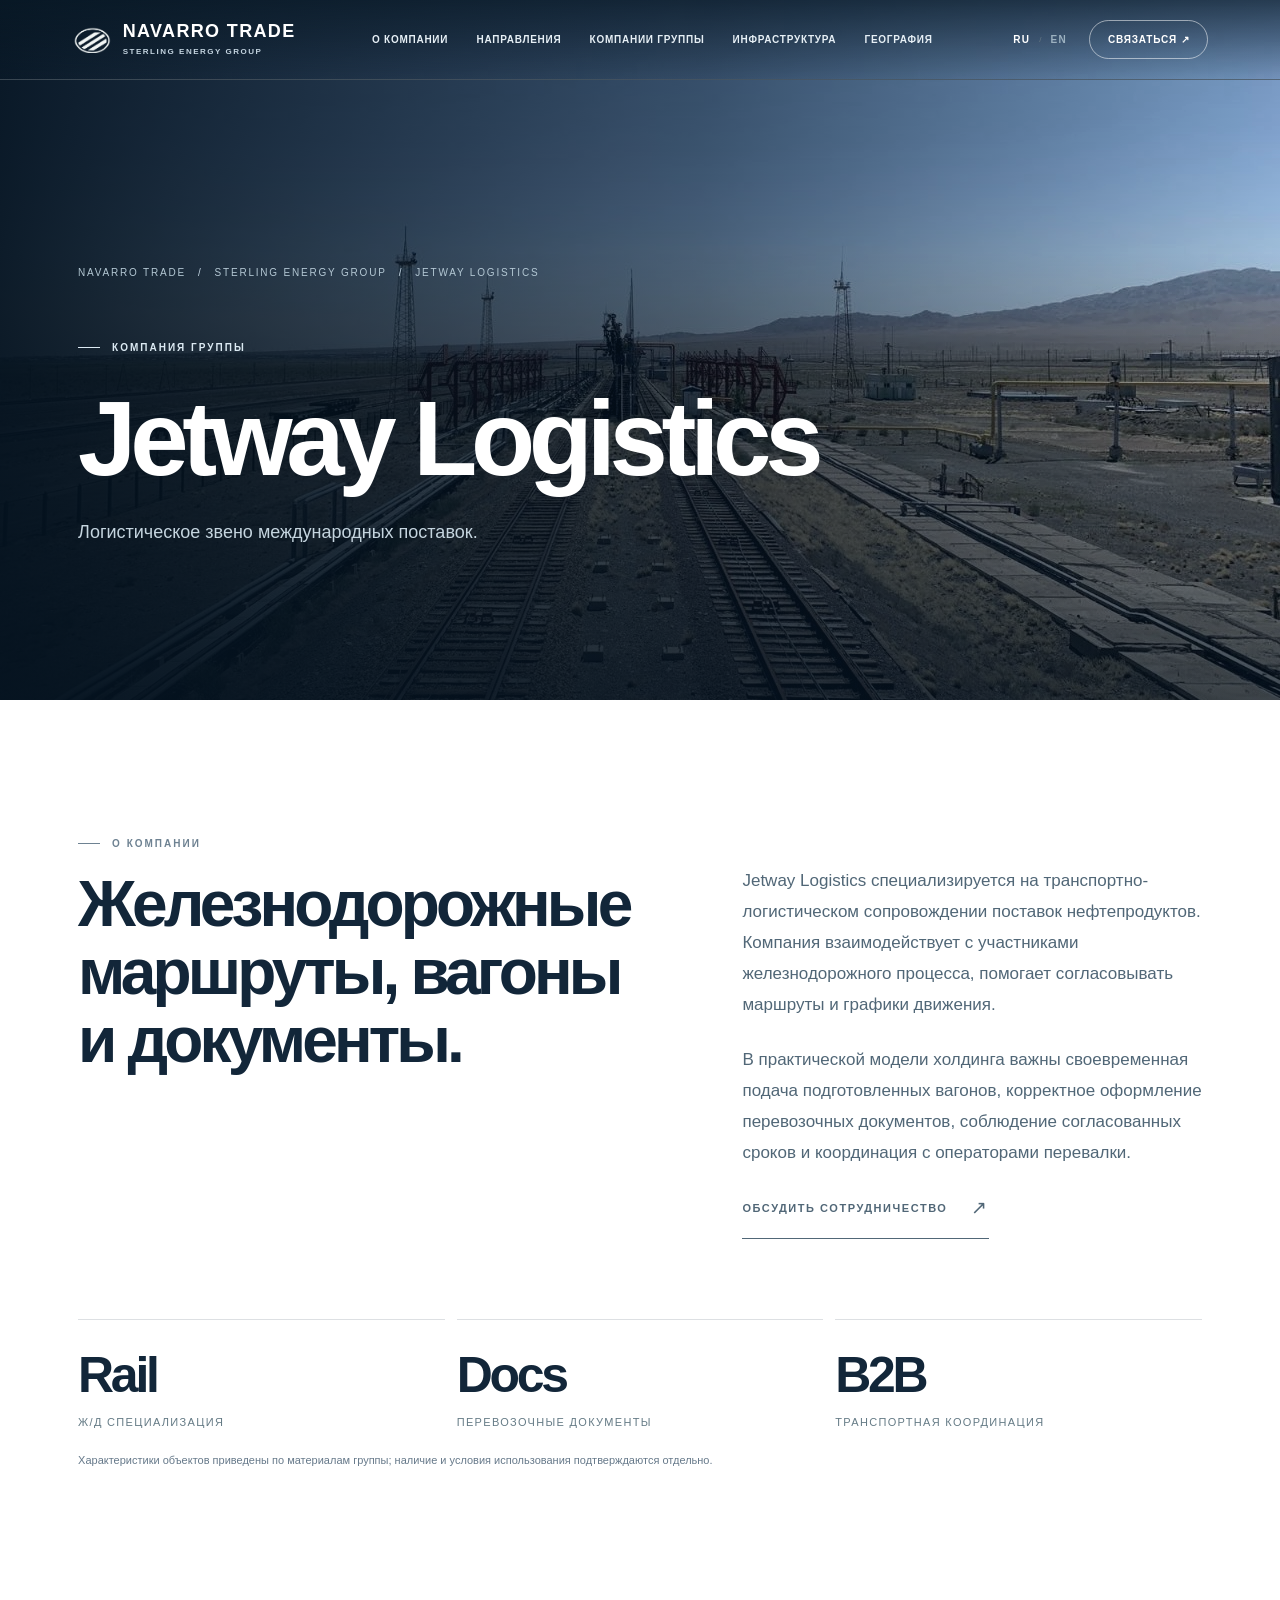
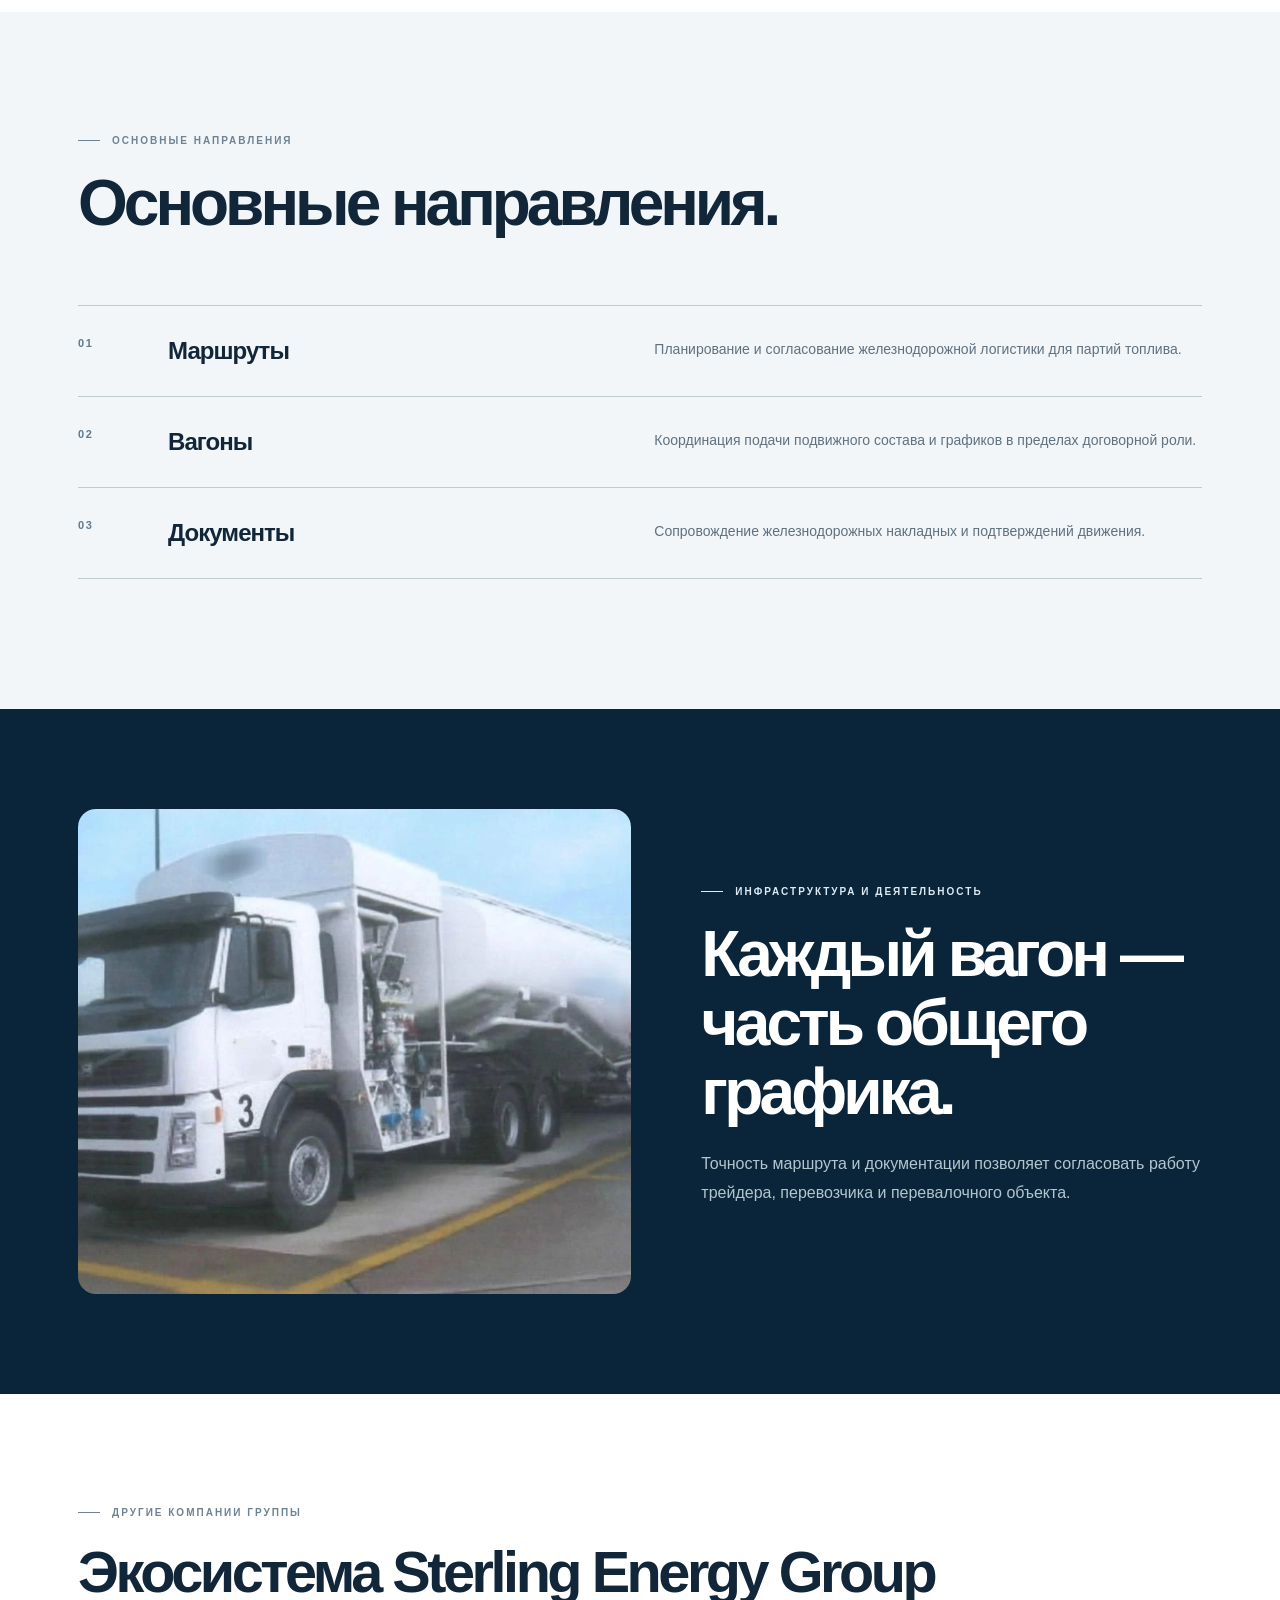
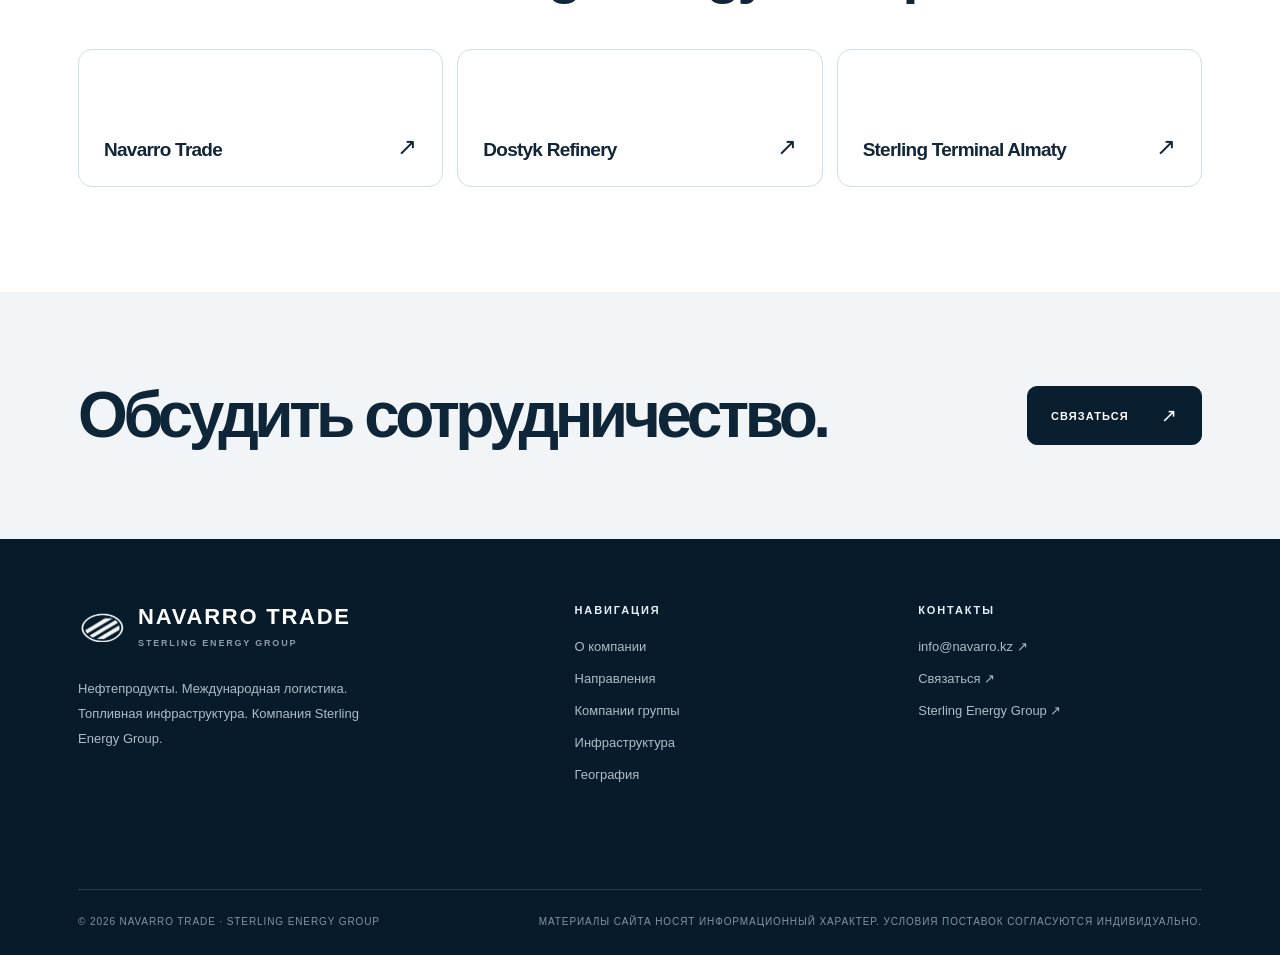
<file: jetway.html>
<!doctype html><html lang="ru"><head><meta charset="utf-8"><meta name="viewport" content="width=device-width,initial-scale=1"><meta name="theme-color" content="#081b2a"><meta name="description" content="Navarro Trade — нефтетрейдинг, логистика и топливная инфраструктура | Sterling Energy Group"><title>Jetway Logistics | Navarro Trade · Sterling Energy Group</title><link rel="icon" type="image/png" href="assets/navarro-mark.png"><link rel="preconnect" href="https://fonts.googleapis.com"><link rel="preconnect" href="https://fonts.gstatic.com" crossorigin><link rel="stylesheet" href="assets/styles.css"><link rel="stylesheet" href="assets/modern.css"><script src="assets/main.js" defer></script></head><body><div class="site-shell"><a href="#main" style="position:absolute;left:-9999px;top:12px;z-index:1000;background:#fff;color:#000;padding:12px" onfocus="this.style.left='12px'" onblur="this.style.left='-9999px'">Skip to content</a><div class="utilitybar"><div>STERLING ENERGY GROUP <span class="u-sep">/</span> NAVARRO TRADE</div><div><span class="u-hide">KAZAKHSTAN · FUEL & LOGISTICS&nbsp;&nbsp;&nbsp;<span class="u-sep">|</span>&nbsp;&nbsp;&nbsp;</span><a href="mailto:info@navarro.kz">INFO@NAVARRO.KZ</a></div></div>
<header class="header"><a class="brand" href="index.html" aria-label="Navarro Trade — Home"><img class="brand-mark" src="assets/navarro-mark-light.png" alt=""><span class="brand-name">NAVARRO TRADE<small>STERLING ENERGY GROUP</small></span></a>
<nav class="main-nav" id="main-nav" aria-label="Main navigation"><a href="index.html#about">О компании</a><a href="index.html#solutions">Направления</a><a href="index.html#group">Компании группы</a><a href="index.html#infrastructure">Инфраструктура</a><a href="index.html#network">География</a></nav>
<div class="header-actions"><span class="lang-switch"><a href="jetway.html" aria-current="page" lang="ru">RU</a><span class="lang-sep">/</span><a href="en/jetway.html"  lang="en">EN</a></span><a class="nav-cta" href="index.html#contact">Связаться ↗</a><button class="menu-toggle" type="button" aria-controls="main-nav" aria-expanded="false" aria-label="Toggle menu">☰</button></div></header><main id="main">
<section class="detail-hero"><div class="detail-bg" style="background-image:url('assets/dostyk-rail.webp')"></div><div class="container detail-hero-inner"><div class="breadcrumb"><a href="index.html">NAVARRO TRADE</a><span class="sep">/</span><a href="index.html#group">STERLING ENERGY GROUP</a><span class="sep">/</span>Jetway Logistics</div><span class="eyebrow light">КОМПАНИЯ ГРУППЫ</span><h1 class="display">Jetway Logistics</h1><p>Логистическое звено международных поставок.</p></div></section>
<section class="detail-body"><div class="container"><div class="detail-main"><div class="reveal"><span class="eyebrow ink">О компании</span><h2>Железнодорожные маршруты, вагоны и документы.</h2></div><div class="prose reveal"><p>Jetway Logistics специализируется на транспортно-логистическом сопровождении поставок нефтепродуктов. Компания взаимодействует с участниками железнодорожного процесса, помогает согласовывать маршруты и графики движения.</p><p>В практической модели холдинга важны своевременная подача подготовленных вагонов, корректное оформление перевозочных документов, соблюдение согласованных сроков и координация с операторами перевалки.</p><a class="inline-link" href="index.html#contact">Обсудить сотрудничество <i>↗</i></a></div></div><div class="detail-metrics"><div class="metric reveal"><strong>Rail</strong><small>Ж/Д специализация</small></div><div class="metric reveal"><strong>Docs</strong><small>Перевозочные документы</small></div><div class="metric reveal"><strong>B2B</strong><small>Транспортная координация</small></div></div><p class="source-note">Характеристики объектов приведены по материалам группы; наличие и условия использования подтверждаются отдельно.</p></div></section>
<section class="detail-capabilities"><div class="container"><span class="eyebrow ink">Основные направления</span><h2>Основные направления.</h2><div class="detail-rows"><div class="detail-row reveal"><span class="id">01</span><h3>Маршруты</h3><p>Планирование и согласование железнодорожной логистики для партий топлива.</p></div><div class="detail-row reveal"><span class="id">02</span><h3>Вагоны</h3><p>Координация подачи подвижного состава и графиков в пределах договорной роли.</p></div><div class="detail-row reveal"><span class="id">03</span><h3>Документы</h3><p>Сопровождение железнодорожных накладных и подтверждений движения.</p></div></div></div></section>
<section class="detail-visual"><div class="container detail-visual-grid"><div class="reveal"><div class="detail-visual-image" style="background-image:url('assets/fuel-tanker.webp')"></div></div><div class="reveal"><span class="eyebrow light">Инфраструктура и деятельность</span><h2>Каждый вагон — часть общего графика.</h2><p>Точность маршрута и документации позволяет согласовать работу трейдера, перевозчика и перевалочного объекта.</p></div></div></section>
<section class="detail-related"><div class="container"><span class="eyebrow ink">Другие компании группы</span><h2 style="font-size:clamp(38px,4.5vw,68px);letter-spacing:-.06em;font-weight:600;margin:21px 0 0">Экосистема Sterling Energy Group</h2><div class="detail-related-grid"><a href="navarro.html"><b>Navarro Trade</b><span>↗</span></a><a href="dostyk.html"><b>Dostyk Refinery</b><span>↗</span></a><a href="almaty.html"><b>Sterling Terminal Almaty</b><span>↗</span></a></div></div></section>
<section class="contact-section" style="padding:90px 0"><div class="container" style="display:flex;flex-wrap:wrap;align-items:center;justify-content:space-between;gap:30px;position:relative;z-index:2"><h2 class="display" style="font-size:clamp(45px,5vw,72px);margin:0">Обсудить сотрудничество.</h2><a href="index.html#contact" class="btn btn-ink">Связаться <i>↗</i></a></div></section>
</main><footer class="footer"><div class="container"><div class="footer-top"><div><a class="footer-brand" href="index.html"><img src="assets/navarro-mark-light.png" alt=""><span>NAVARRO TRADE<small>STERLING ENERGY GROUP</small></span></a><p class="footer-desc">Нефтепродукты. Международная логистика. Топливная инфраструктура. Компания Sterling Energy Group.</p></div><div class="footer-col"><b>Навигация</b><a href="index.html#about">О компании</a><a href="index.html#solutions">Направления</a><a href="index.html#group">Компании группы</a><a href="index.html#infrastructure">Инфраструктура</a><a href="index.html#network">География</a></div><div class="footer-col"><b>Контакты</b><a href="mailto:info@navarro.kz">info@navarro.kz ↗</a><a href="index.html#contact">Связаться ↗</a><a href="index.html#group">Sterling Energy Group ↗</a></div></div><div class="footer-bottom"><span>© 2026 NAVARRO TRADE · STERLING ENERGY GROUP</span><span>Материалы сайта носят информационный характер. Условия поставок согласуются индивидуально.</span></div></div></footer></div></body></html>
</file>
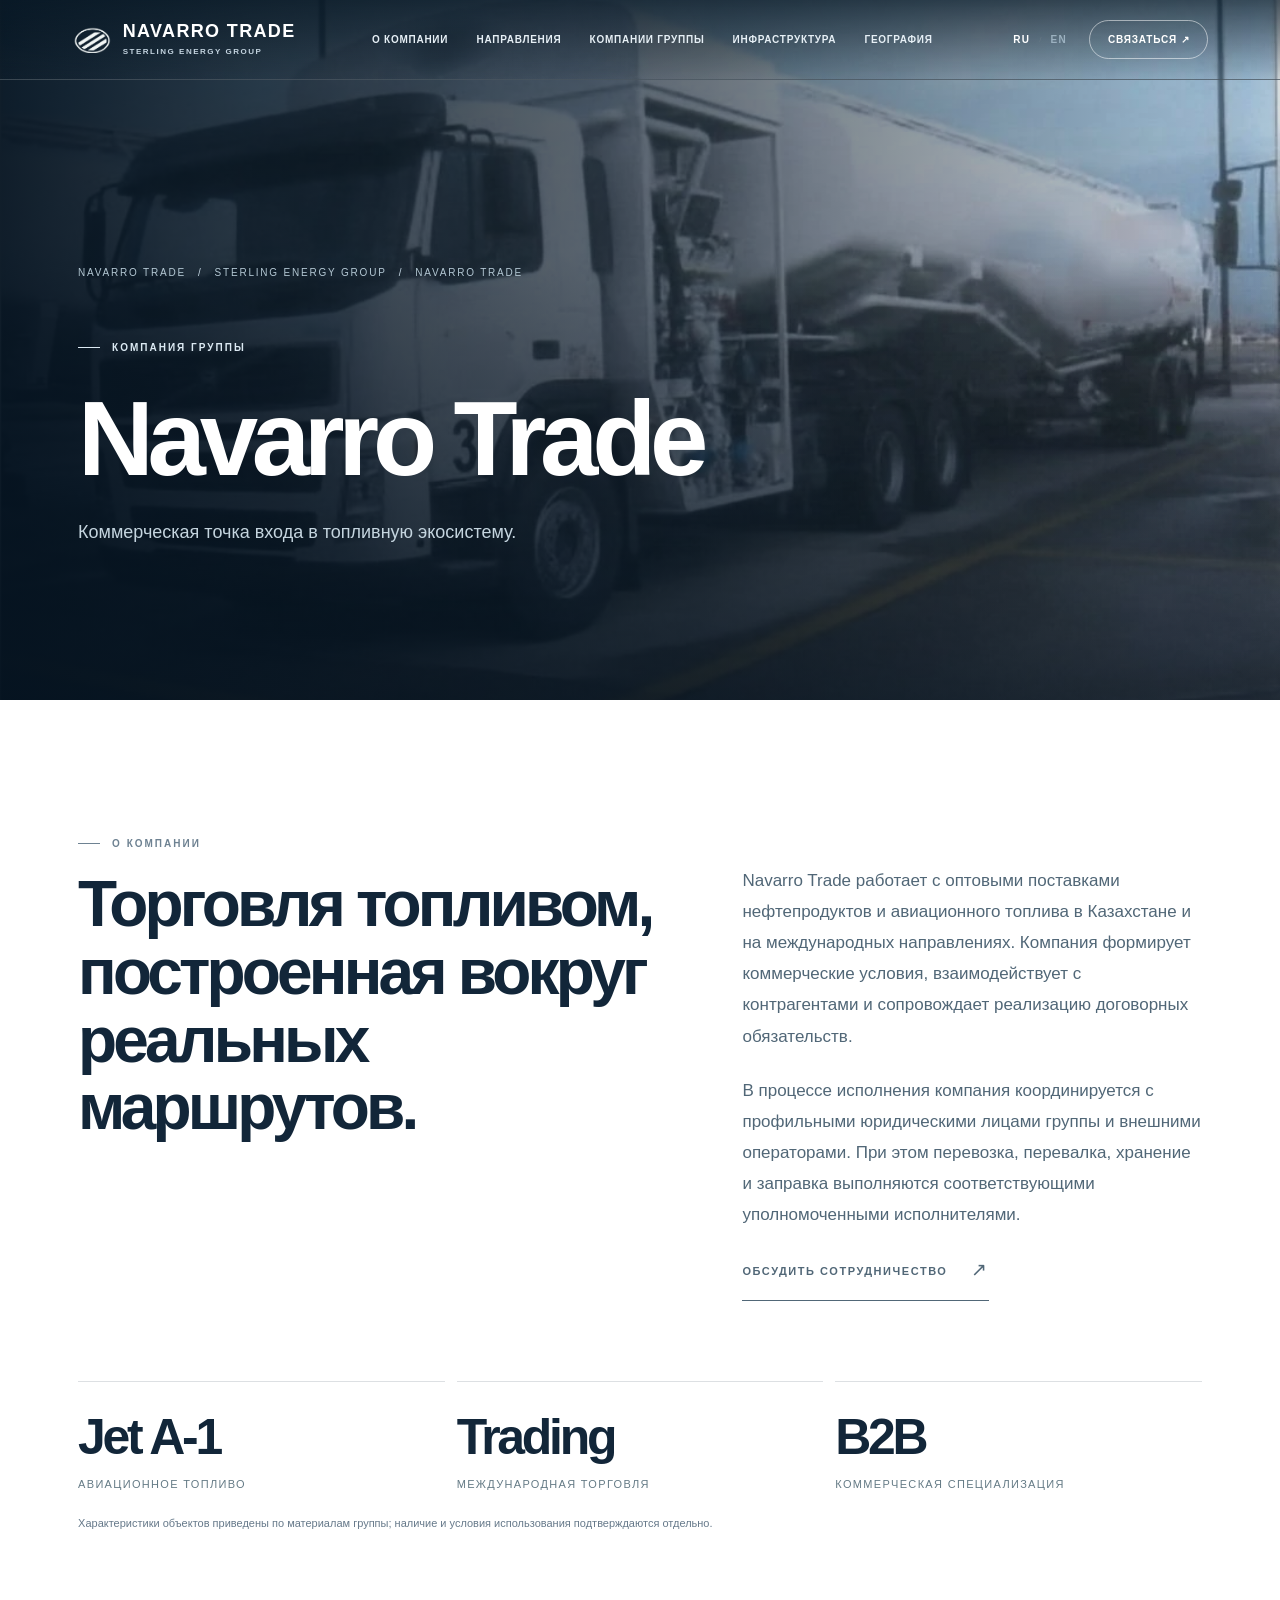
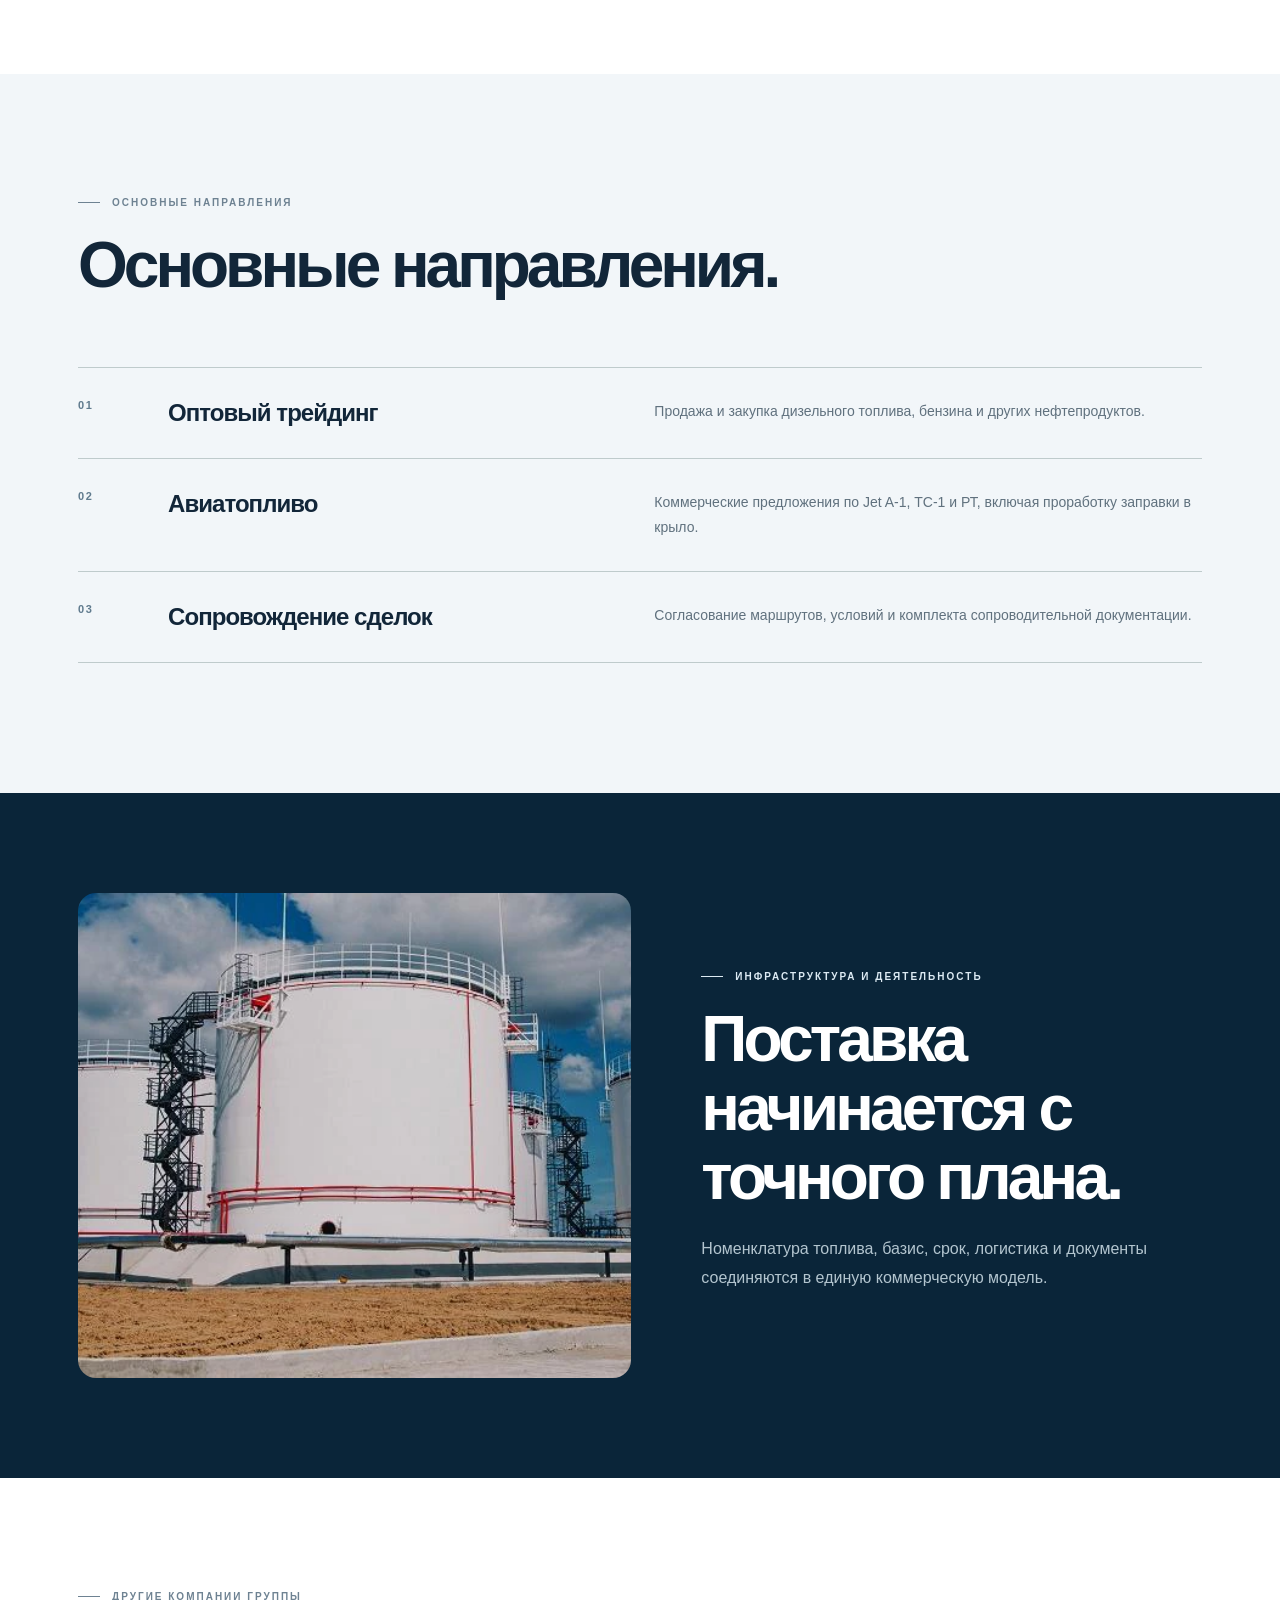
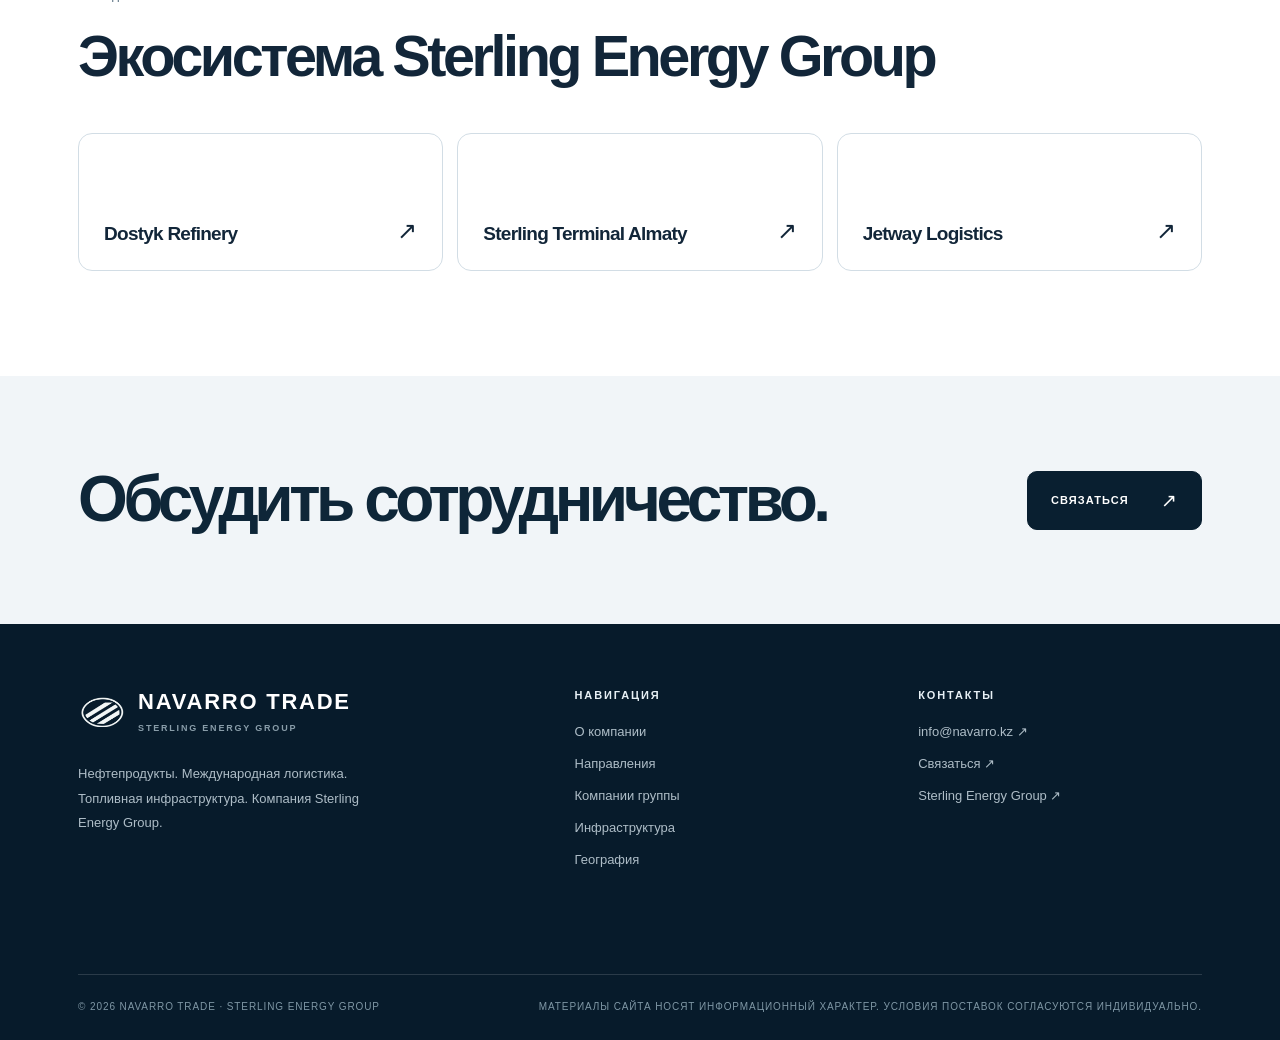
<file: navarro.html>
<!doctype html><html lang="ru"><head><meta charset="utf-8"><meta name="viewport" content="width=device-width,initial-scale=1"><meta name="theme-color" content="#081b2a"><meta name="description" content="Navarro Trade — нефтетрейдинг, логистика и топливная инфраструктура | Sterling Energy Group"><title>Navarro Trade | Navarro Trade · Sterling Energy Group</title><link rel="icon" type="image/png" href="assets/navarro-mark.png"><link rel="preconnect" href="https://fonts.googleapis.com"><link rel="preconnect" href="https://fonts.gstatic.com" crossorigin><link rel="stylesheet" href="assets/styles.css"><link rel="stylesheet" href="assets/modern.css"><script src="assets/main.js" defer></script></head><body><div class="site-shell"><a href="#main" style="position:absolute;left:-9999px;top:12px;z-index:1000;background:#fff;color:#000;padding:12px" onfocus="this.style.left='12px'" onblur="this.style.left='-9999px'">Skip to content</a><div class="utilitybar"><div>STERLING ENERGY GROUP <span class="u-sep">/</span> NAVARRO TRADE</div><div><span class="u-hide">KAZAKHSTAN · FUEL & LOGISTICS&nbsp;&nbsp;&nbsp;<span class="u-sep">|</span>&nbsp;&nbsp;&nbsp;</span><a href="mailto:info@navarro.kz">INFO@NAVARRO.KZ</a></div></div>
<header class="header"><a class="brand" href="index.html" aria-label="Navarro Trade — Home"><img class="brand-mark" src="assets/navarro-mark-light.png" alt=""><span class="brand-name">NAVARRO TRADE<small>STERLING ENERGY GROUP</small></span></a>
<nav class="main-nav" id="main-nav" aria-label="Main navigation"><a href="index.html#about">О компании</a><a href="index.html#solutions">Направления</a><a href="index.html#group">Компании группы</a><a href="index.html#infrastructure">Инфраструктура</a><a href="index.html#network">География</a></nav>
<div class="header-actions"><span class="lang-switch"><a href="navarro.html" aria-current="page" lang="ru">RU</a><span class="lang-sep">/</span><a href="en/navarro.html"  lang="en">EN</a></span><a class="nav-cta" href="index.html#contact">Связаться ↗</a><button class="menu-toggle" type="button" aria-controls="main-nav" aria-expanded="false" aria-label="Toggle menu">☰</button></div></header><main id="main">
<section class="detail-hero"><div class="detail-bg" style="background-image:url('assets/fuel-tanker.webp')"></div><div class="container detail-hero-inner"><div class="breadcrumb"><a href="index.html">NAVARRO TRADE</a><span class="sep">/</span><a href="index.html#group">STERLING ENERGY GROUP</a><span class="sep">/</span>Navarro Trade</div><span class="eyebrow light">КОМПАНИЯ ГРУППЫ</span><h1 class="display">Navarro Trade</h1><p>Коммерческая точка входа в топливную экосистему.</p></div></section>
<section class="detail-body"><div class="container"><div class="detail-main"><div class="reveal"><span class="eyebrow ink">О компании</span><h2>Торговля топливом, построенная вокруг реальных маршрутов.</h2></div><div class="prose reveal"><p>Navarro Trade работает с оптовыми поставками нефтепродуктов и авиационного топлива в Казахстане и на международных направлениях. Компания формирует коммерческие условия, взаимодействует с контрагентами и сопровождает реализацию договорных обязательств.</p><p>В процессе исполнения компания координируется с профильными юридическими лицами группы и внешними операторами. При этом перевозка, перевалка, хранение и заправка выполняются соответствующими уполномоченными исполнителями.</p><a class="inline-link" href="index.html#contact">Обсудить сотрудничество <i>↗</i></a></div></div><div class="detail-metrics"><div class="metric reveal"><strong>Jet A-1</strong><small>Авиационное топливо</small></div><div class="metric reveal"><strong>Trading</strong><small>Международная торговля</small></div><div class="metric reveal"><strong>B2B</strong><small>Коммерческая специализация</small></div></div><p class="source-note">Характеристики объектов приведены по материалам группы; наличие и условия использования подтверждаются отдельно.</p></div></section>
<section class="detail-capabilities"><div class="container"><span class="eyebrow ink">Основные направления</span><h2>Основные направления.</h2><div class="detail-rows"><div class="detail-row reveal"><span class="id">01</span><h3>Оптовый трейдинг</h3><p>Продажа и закупка дизельного топлива, бензина и других нефтепродуктов.</p></div><div class="detail-row reveal"><span class="id">02</span><h3>Авиатопливо</h3><p>Коммерческие предложения по Jet A-1, ТС-1 и РТ, включая проработку заправки в крыло.</p></div><div class="detail-row reveal"><span class="id">03</span><h3>Сопровождение сделок</h3><p>Согласование маршрутов, условий и комплекта сопроводительной документации.</p></div></div></div></section>
<section class="detail-visual"><div class="container detail-visual-grid"><div class="reveal"><div class="detail-visual-image" style="background-image:url('assets/almaty-terminal.webp')"></div></div><div class="reveal"><span class="eyebrow light">Инфраструктура и деятельность</span><h2>Поставка начинается с точного плана.</h2><p>Номенклатура топлива, базис, срок, логистика и документы соединяются в единую коммерческую модель.</p></div></div></section>
<section class="detail-related"><div class="container"><span class="eyebrow ink">Другие компании группы</span><h2 style="font-size:clamp(38px,4.5vw,68px);letter-spacing:-.06em;font-weight:600;margin:21px 0 0">Экосистема Sterling Energy Group</h2><div class="detail-related-grid"><a href="dostyk.html"><b>Dostyk Refinery</b><span>↗</span></a><a href="almaty.html"><b>Sterling Terminal Almaty</b><span>↗</span></a><a href="jetway.html"><b>Jetway Logistics</b><span>↗</span></a></div></div></section>
<section class="contact-section" style="padding:90px 0"><div class="container" style="display:flex;flex-wrap:wrap;align-items:center;justify-content:space-between;gap:30px;position:relative;z-index:2"><h2 class="display" style="font-size:clamp(45px,5vw,72px);margin:0">Обсудить сотрудничество.</h2><a href="index.html#contact" class="btn btn-ink">Связаться <i>↗</i></a></div></section>
</main><footer class="footer"><div class="container"><div class="footer-top"><div><a class="footer-brand" href="index.html"><img src="assets/navarro-mark-light.png" alt=""><span>NAVARRO TRADE<small>STERLING ENERGY GROUP</small></span></a><p class="footer-desc">Нефтепродукты. Международная логистика. Топливная инфраструктура. Компания Sterling Energy Group.</p></div><div class="footer-col"><b>Навигация</b><a href="index.html#about">О компании</a><a href="index.html#solutions">Направления</a><a href="index.html#group">Компании группы</a><a href="index.html#infrastructure">Инфраструктура</a><a href="index.html#network">География</a></div><div class="footer-col"><b>Контакты</b><a href="mailto:info@navarro.kz">info@navarro.kz ↗</a><a href="index.html#contact">Связаться ↗</a><a href="index.html#group">Sterling Energy Group ↗</a></div></div><div class="footer-bottom"><span>© 2026 NAVARRO TRADE · STERLING ENERGY GROUP</span><span>Материалы сайта носят информационный характер. Условия поставок согласуются индивидуально.</span></div></div></footer></div></body></html>
</file>
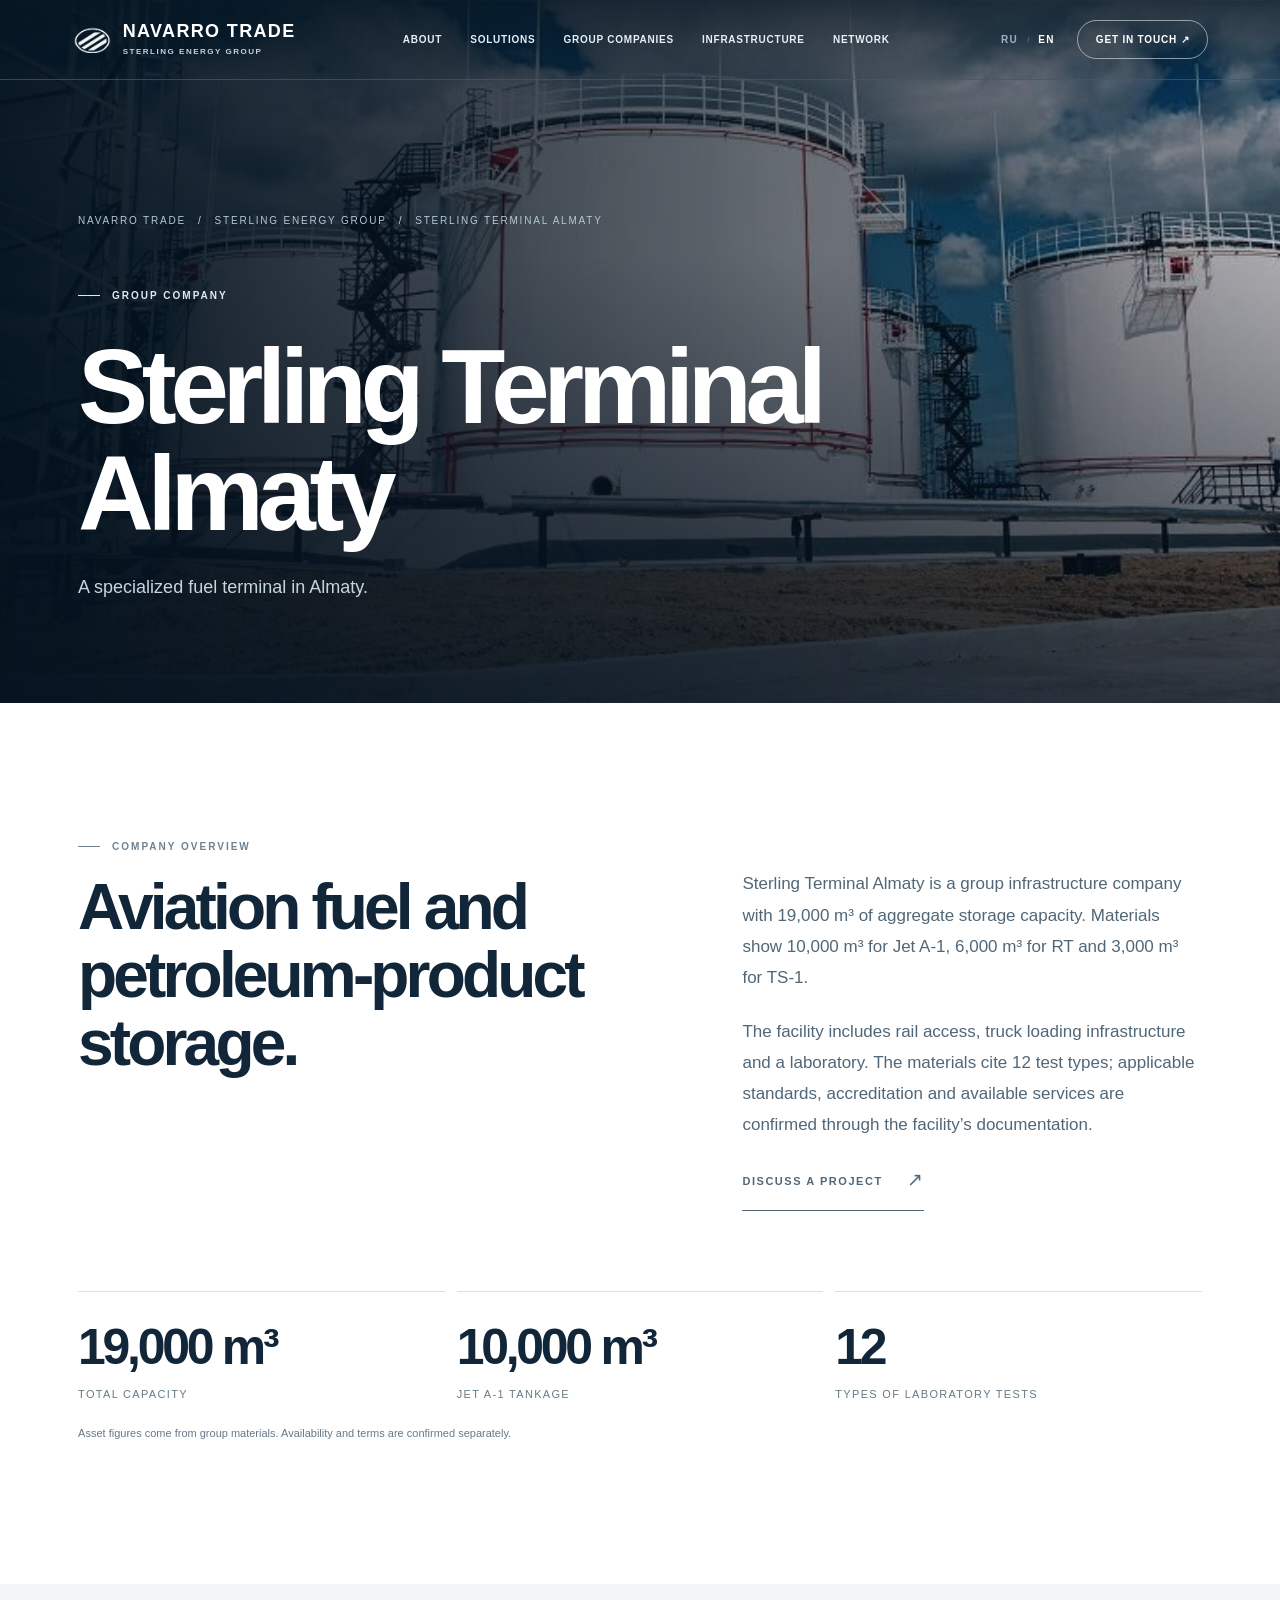
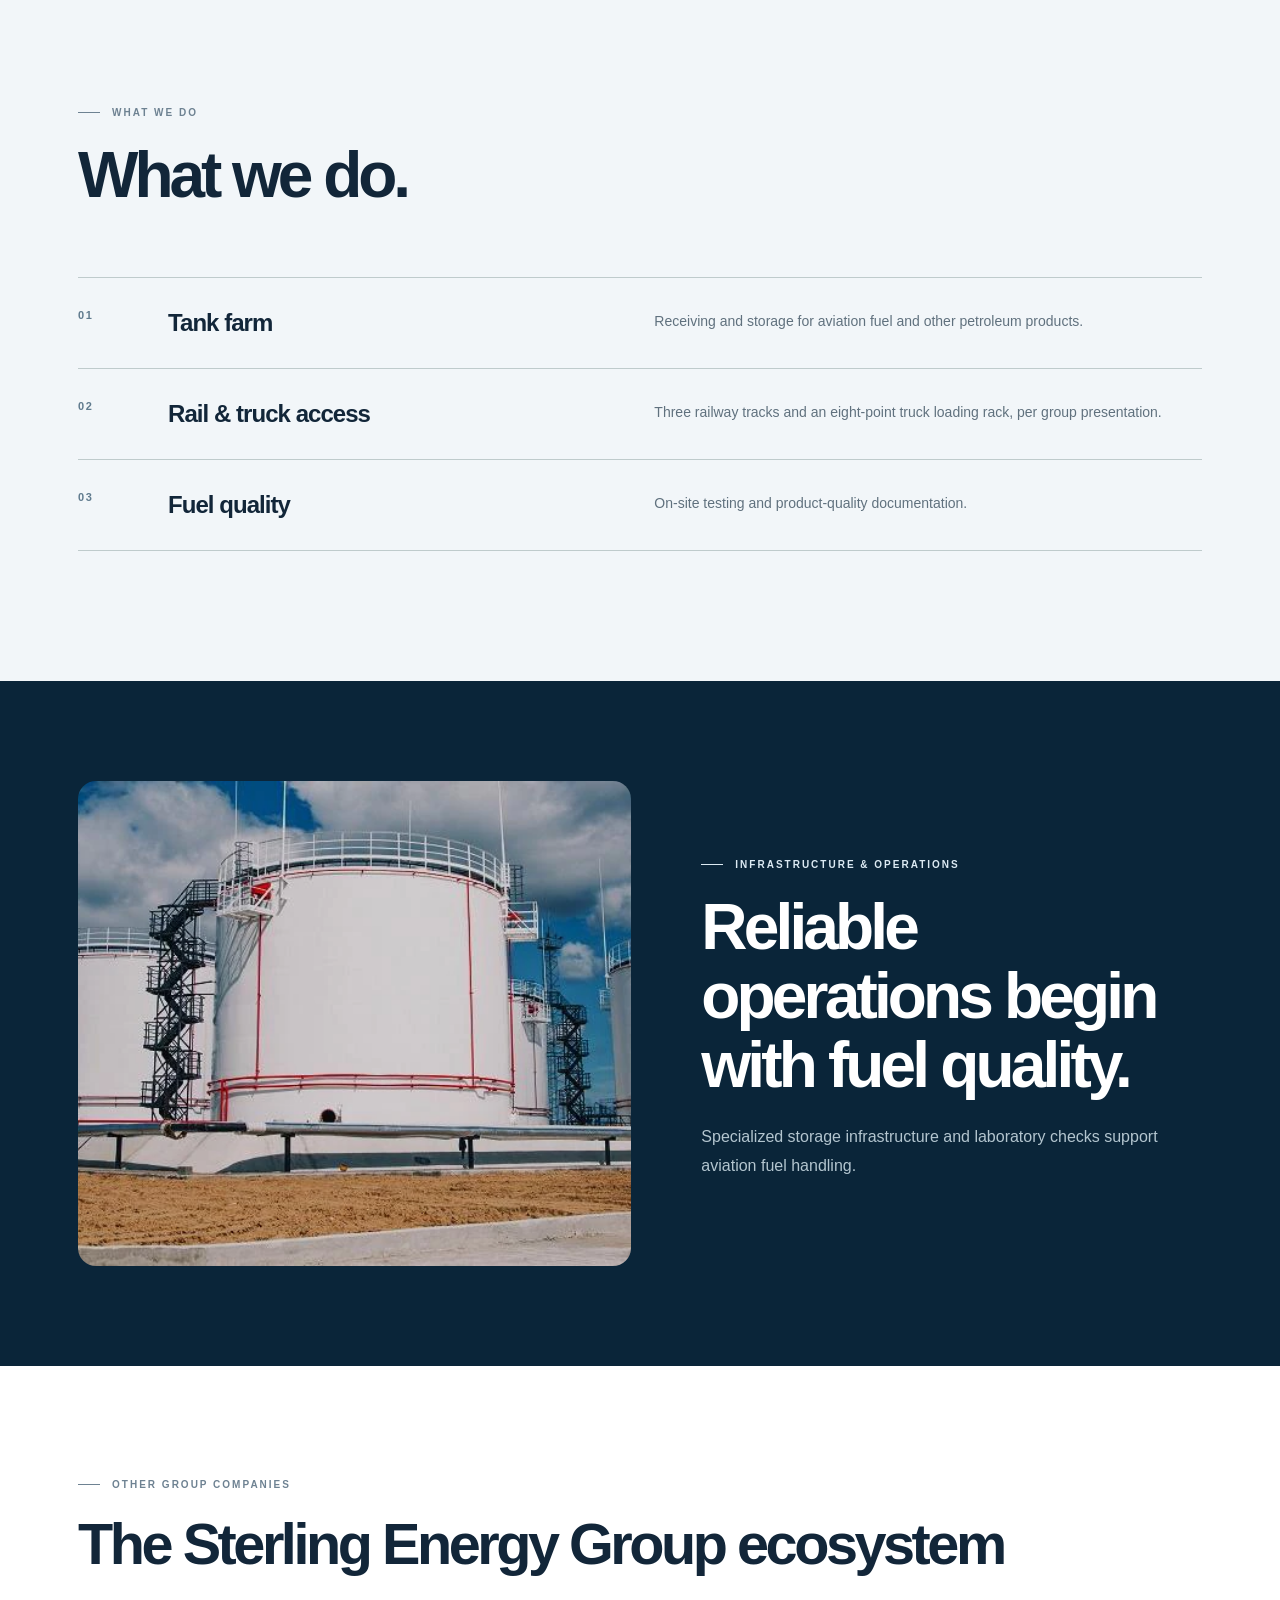
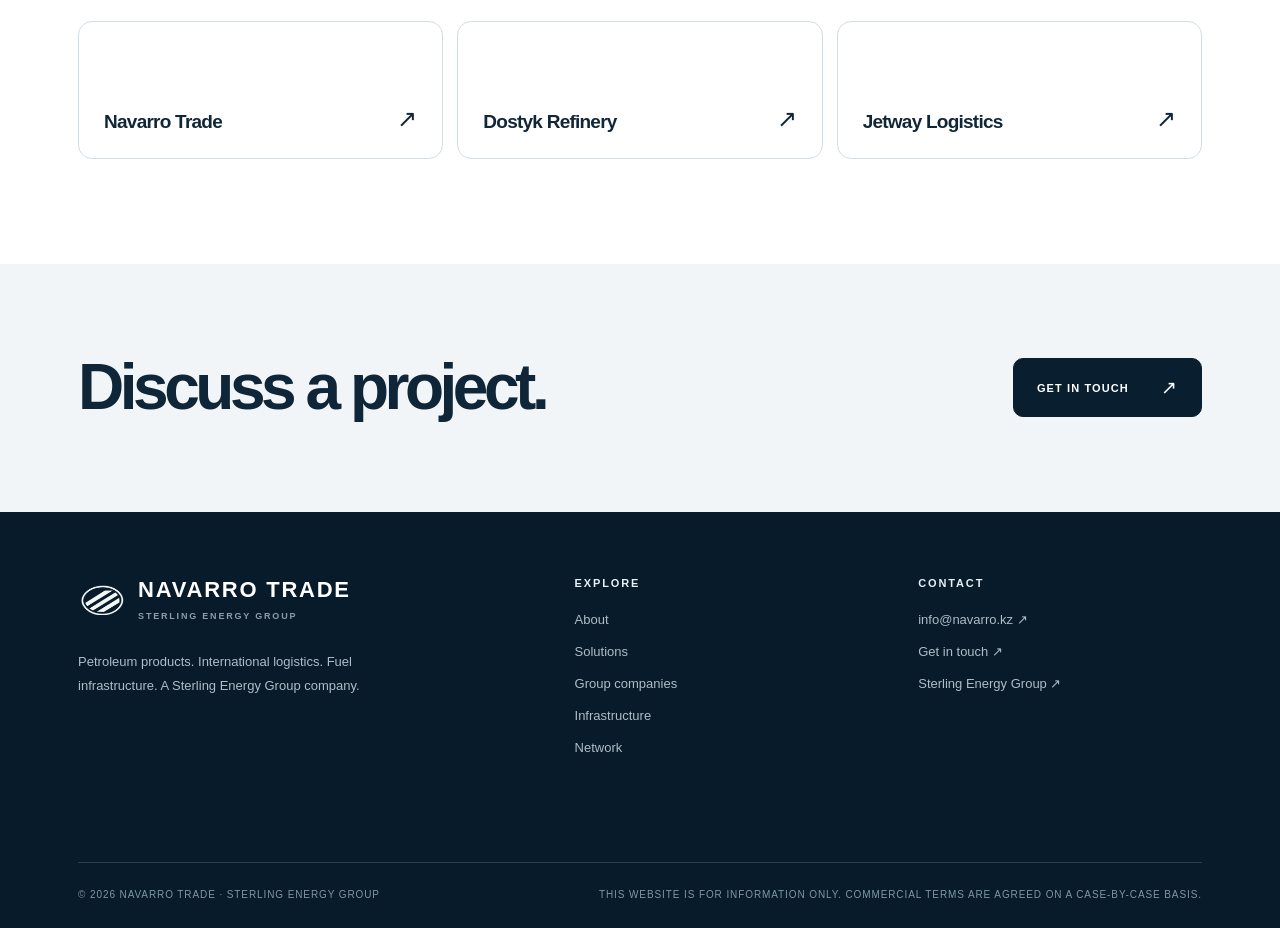
<file: en/almaty.html>
<!doctype html><html lang="en"><head><meta charset="utf-8"><meta name="viewport" content="width=device-width,initial-scale=1"><meta name="theme-color" content="#081b2a"><meta name="description" content="Navarro Trade — fuel trading, logistics and infrastructure | Sterling Energy Group"><title>Sterling Terminal Almaty | Navarro Trade · Sterling Energy Group</title><link rel="icon" type="image/png" href="../assets/navarro-mark.png"><link rel="preconnect" href="https://fonts.googleapis.com"><link rel="preconnect" href="https://fonts.gstatic.com" crossorigin><link rel="stylesheet" href="../assets/styles.css"><link rel="stylesheet" href="../assets/modern.css"><script src="../assets/main.js" defer></script></head><body><div class="site-shell"><a href="#main" style="position:absolute;left:-9999px;top:12px;z-index:1000;background:#fff;color:#000;padding:12px" onfocus="this.style.left='12px'" onblur="this.style.left='-9999px'">Skip to content</a><div class="utilitybar"><div>STERLING ENERGY GROUP <span class="u-sep">/</span> NAVARRO TRADE</div><div><span class="u-hide">KAZAKHSTAN · FUEL & LOGISTICS&nbsp;&nbsp;&nbsp;<span class="u-sep">|</span>&nbsp;&nbsp;&nbsp;</span><a href="mailto:info@navarro.kz">INFO@NAVARRO.KZ</a></div></div>
<header class="header"><a class="brand" href="index.html" aria-label="Navarro Trade — Home"><img class="brand-mark" src="../assets/navarro-mark-light.png" alt=""><span class="brand-name">NAVARRO TRADE<small>STERLING ENERGY GROUP</small></span></a>
<nav class="main-nav" id="main-nav" aria-label="Main navigation"><a href="index.html#about">About</a><a href="index.html#solutions">Solutions</a><a href="index.html#group">Group companies</a><a href="index.html#infrastructure">Infrastructure</a><a href="index.html#network">Network</a></nav>
<div class="header-actions"><span class="lang-switch"><a href="../almaty.html"  lang="ru">RU</a><span class="lang-sep">/</span><a href="almaty.html" aria-current="page" lang="en">EN</a></span><a class="nav-cta" href="index.html#contact">Get in touch ↗</a><button class="menu-toggle" type="button" aria-controls="main-nav" aria-expanded="false" aria-label="Toggle menu">☰</button></div></header><main id="main">
<section class="detail-hero"><div class="detail-bg" style="background-image:url('../assets/almaty-terminal.webp')"></div><div class="container detail-hero-inner"><div class="breadcrumb"><a href="index.html">NAVARRO TRADE</a><span class="sep">/</span><a href="index.html#group">STERLING ENERGY GROUP</a><span class="sep">/</span>Sterling Terminal Almaty</div><span class="eyebrow light">GROUP COMPANY</span><h1 class="display">Sterling Terminal Almaty</h1><p>A specialized fuel terminal in Almaty.</p></div></section>
<section class="detail-body"><div class="container"><div class="detail-main"><div class="reveal"><span class="eyebrow ink">Company overview</span><h2>Aviation fuel and petroleum-product storage.</h2></div><div class="prose reveal"><p>Sterling Terminal Almaty is a group infrastructure company with 19,000 m³ of aggregate storage capacity. Materials show 10,000 m³ for Jet A-1, 6,000 m³ for RT and 3,000 m³ for TS-1.</p><p>The facility includes rail access, truck loading infrastructure and a laboratory. The materials cite 12 test types; applicable standards, accreditation and available services are confirmed through the facility’s documentation.</p><a class="inline-link" href="index.html#contact">Discuss a project <i>↗</i></a></div></div><div class="detail-metrics"><div class="metric reveal"><strong>19,000 m³</strong><small>Total capacity</small></div><div class="metric reveal"><strong>10,000 m³</strong><small>Jet A-1 tankage</small></div><div class="metric reveal"><strong>12</strong><small>Types of laboratory tests</small></div></div><p class="source-note">Asset figures come from group materials. Availability and terms are confirmed separately.</p></div></section>
<section class="detail-capabilities"><div class="container"><span class="eyebrow ink">What we do</span><h2>What we do.</h2><div class="detail-rows"><div class="detail-row reveal"><span class="id">01</span><h3>Tank farm</h3><p>Receiving and storage for aviation fuel and other petroleum products.</p></div><div class="detail-row reveal"><span class="id">02</span><h3>Rail & truck access</h3><p>Three railway tracks and an eight-point truck loading rack, per group presentation.</p></div><div class="detail-row reveal"><span class="id">03</span><h3>Fuel quality</h3><p>On-site testing and product-quality documentation.</p></div></div></div></section>
<section class="detail-visual"><div class="container detail-visual-grid"><div class="reveal"><div class="detail-visual-image" style="background-image:url('../assets/almaty-terminal.webp')"></div></div><div class="reveal"><span class="eyebrow light">Infrastructure & operations</span><h2>Reliable operations begin with fuel quality.</h2><p>Specialized storage infrastructure and laboratory checks support aviation fuel handling.</p></div></div></section>
<section class="detail-related"><div class="container"><span class="eyebrow ink">Other group companies</span><h2 style="font-size:clamp(38px,4.5vw,68px);letter-spacing:-.06em;font-weight:600;margin:21px 0 0">The Sterling Energy Group ecosystem</h2><div class="detail-related-grid"><a href="navarro.html"><b>Navarro Trade</b><span>↗</span></a><a href="dostyk.html"><b>Dostyk Refinery</b><span>↗</span></a><a href="jetway.html"><b>Jetway Logistics</b><span>↗</span></a></div></div></section>
<section class="contact-section" style="padding:90px 0"><div class="container" style="display:flex;flex-wrap:wrap;align-items:center;justify-content:space-between;gap:30px;position:relative;z-index:2"><h2 class="display" style="font-size:clamp(45px,5vw,72px);margin:0">Discuss a project.</h2><a href="index.html#contact" class="btn btn-ink">Get in touch <i>↗</i></a></div></section>
</main><footer class="footer"><div class="container"><div class="footer-top"><div><a class="footer-brand" href="index.html"><img src="../assets/navarro-mark-light.png" alt=""><span>NAVARRO TRADE<small>STERLING ENERGY GROUP</small></span></a><p class="footer-desc">Petroleum products. International logistics. Fuel infrastructure. A Sterling Energy Group company.</p></div><div class="footer-col"><b>Explore</b><a href="index.html#about">About</a><a href="index.html#solutions">Solutions</a><a href="index.html#group">Group companies</a><a href="index.html#infrastructure">Infrastructure</a><a href="index.html#network">Network</a></div><div class="footer-col"><b>Contact</b><a href="mailto:info@navarro.kz">info@navarro.kz ↗</a><a href="index.html#contact">Get in touch ↗</a><a href="index.html#group">Sterling Energy Group ↗</a></div></div><div class="footer-bottom"><span>© 2026 NAVARRO TRADE · STERLING ENERGY GROUP</span><span>This website is for information only. Commercial terms are agreed on a case-by-case basis.</span></div></div></footer></div></body></html>
</file>
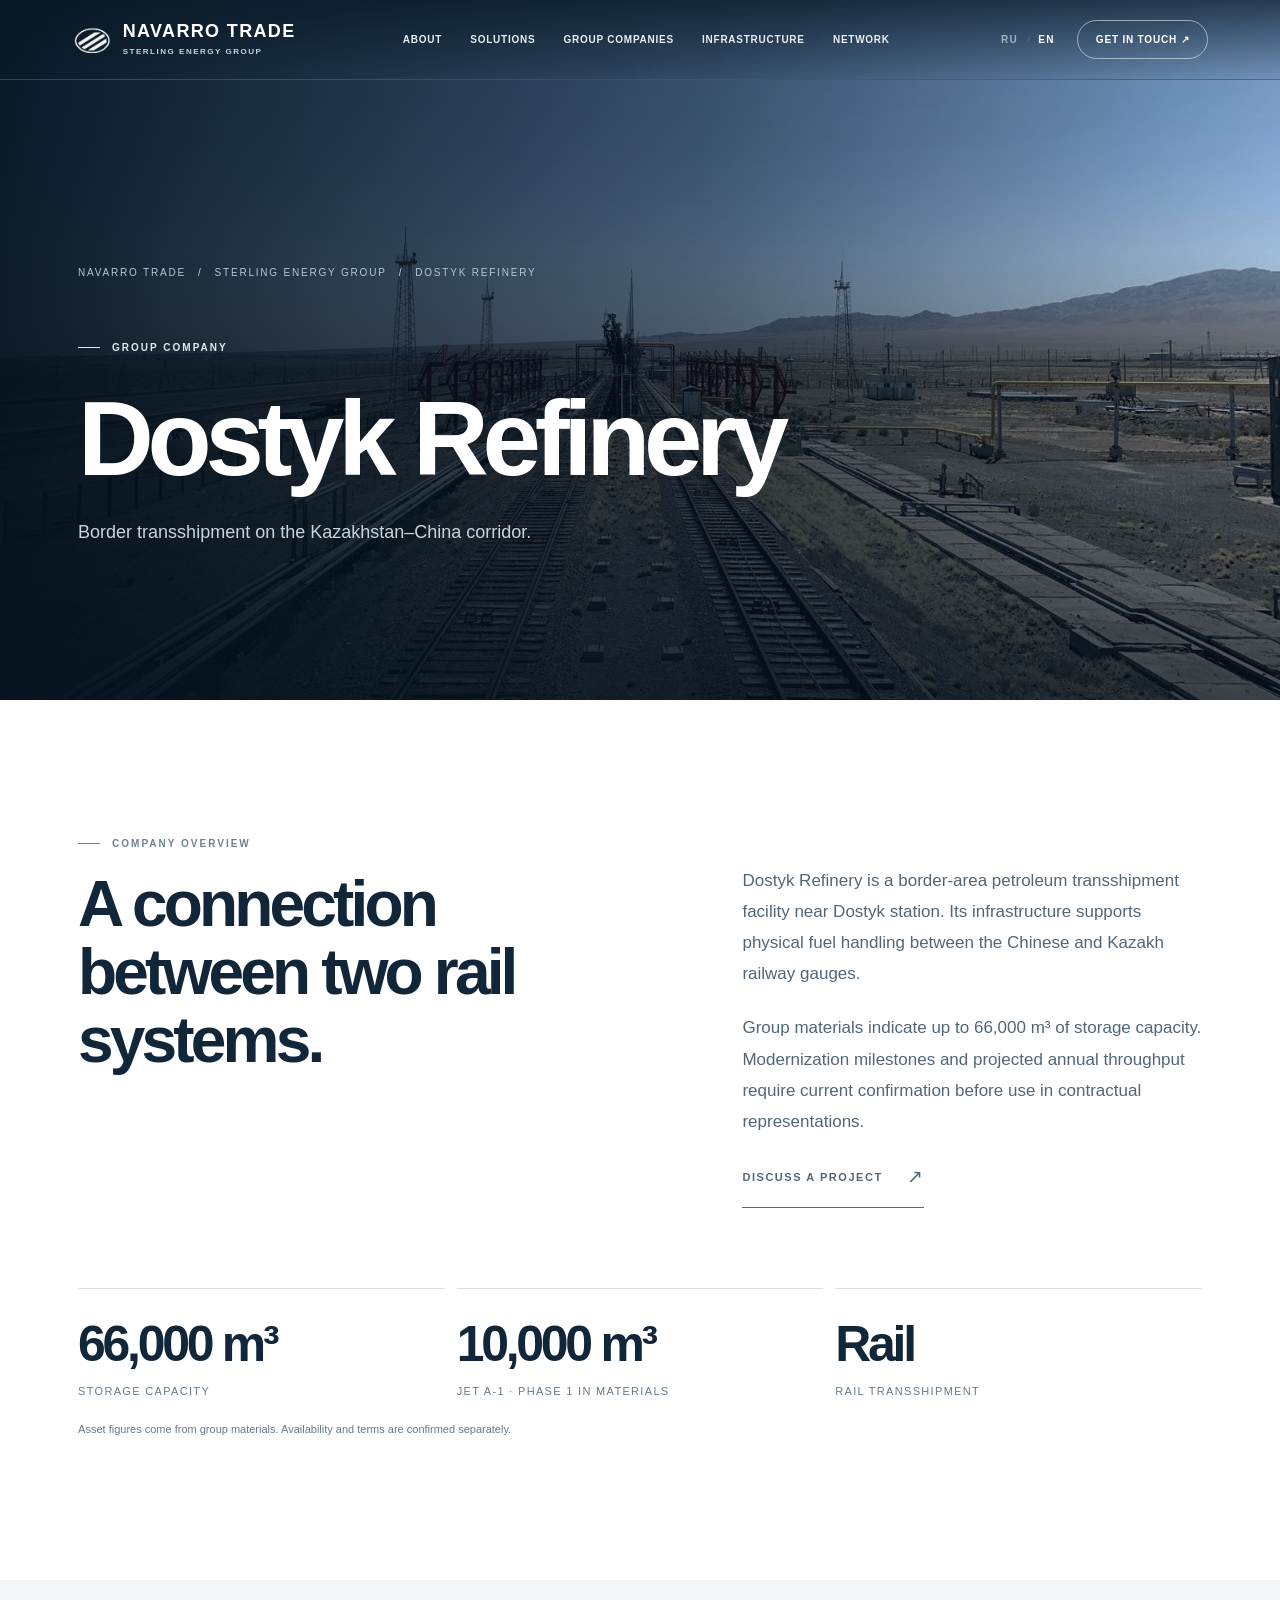
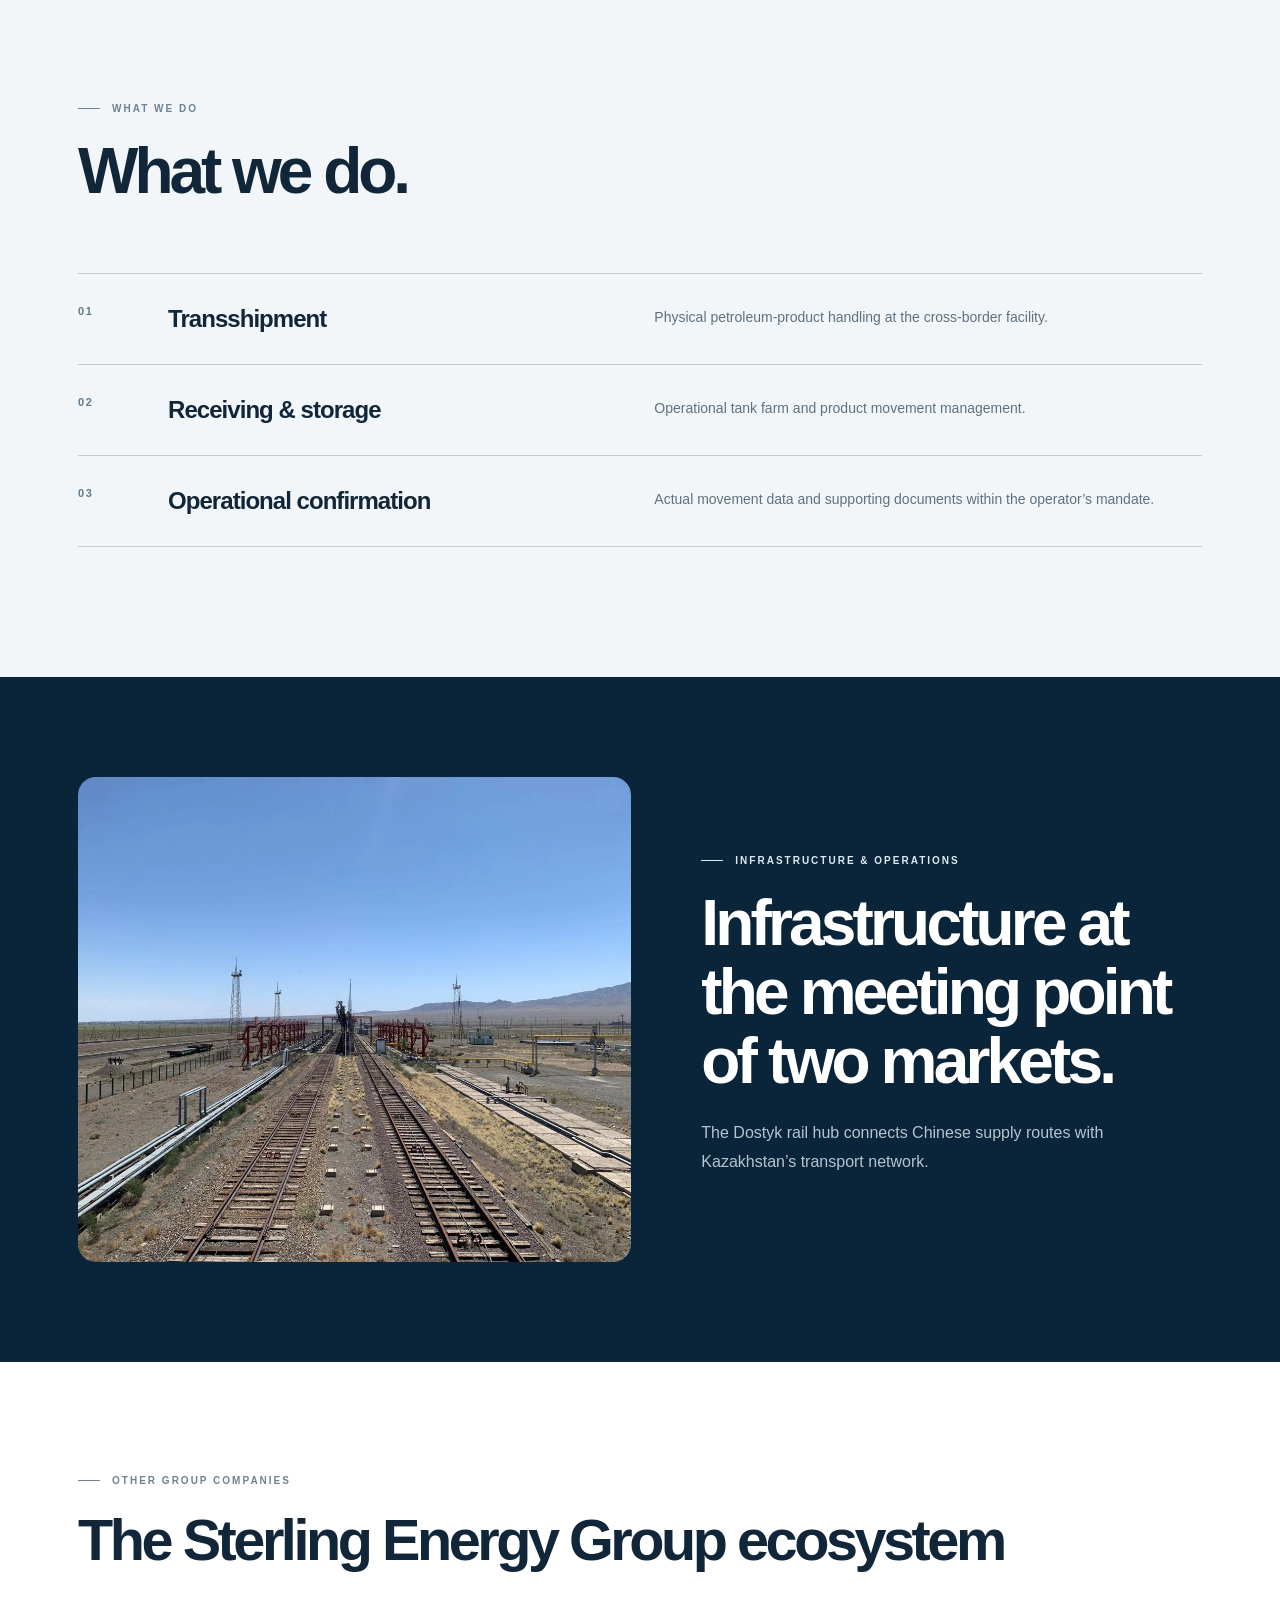
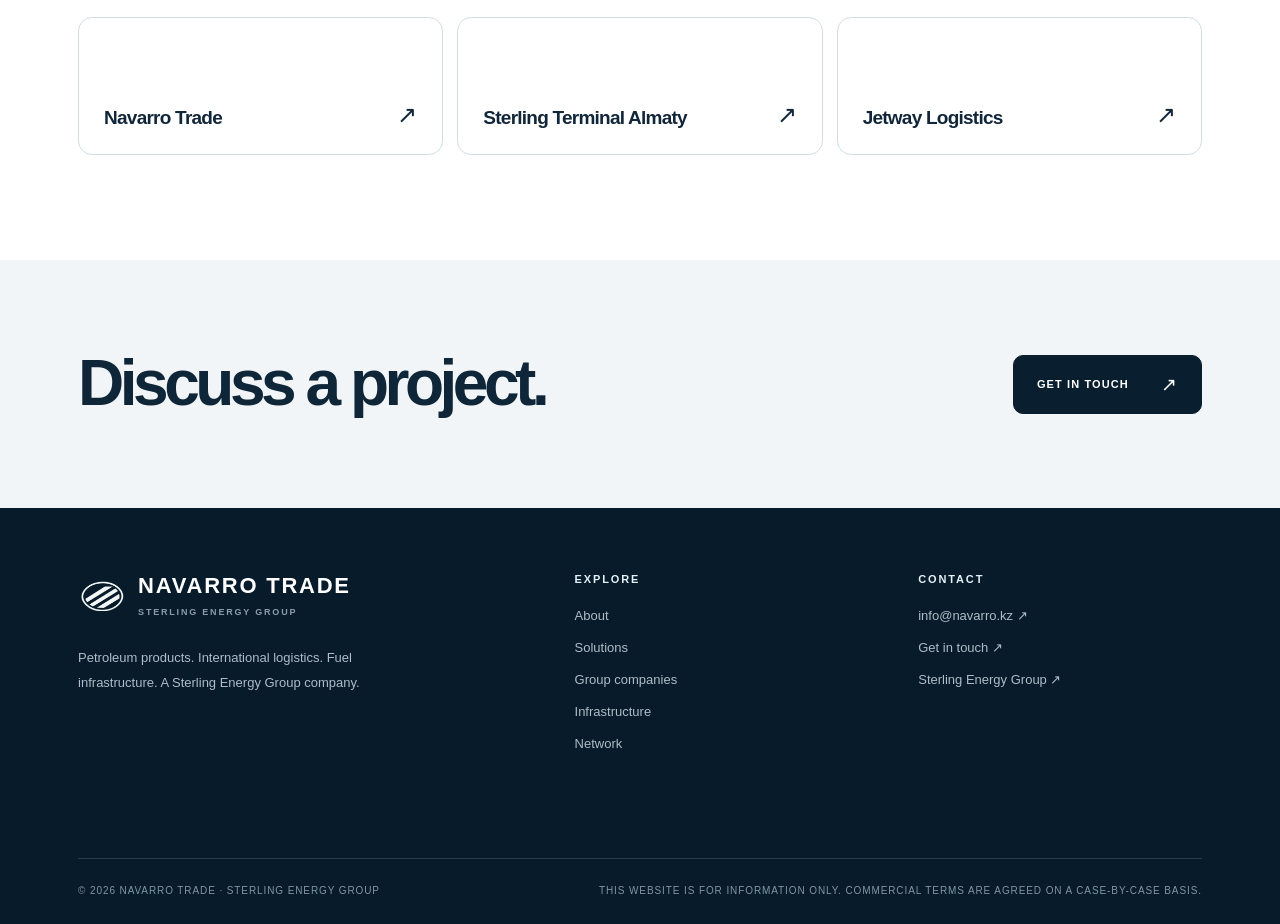
<file: en/dostyk.html>
<!doctype html><html lang="en"><head><meta charset="utf-8"><meta name="viewport" content="width=device-width,initial-scale=1"><meta name="theme-color" content="#081b2a"><meta name="description" content="Navarro Trade — fuel trading, logistics and infrastructure | Sterling Energy Group"><title>Dostyk Refinery | Navarro Trade · Sterling Energy Group</title><link rel="icon" type="image/png" href="../assets/navarro-mark.png"><link rel="preconnect" href="https://fonts.googleapis.com"><link rel="preconnect" href="https://fonts.gstatic.com" crossorigin><link rel="stylesheet" href="../assets/styles.css"><link rel="stylesheet" href="../assets/modern.css"><script src="../assets/main.js" defer></script></head><body><div class="site-shell"><a href="#main" style="position:absolute;left:-9999px;top:12px;z-index:1000;background:#fff;color:#000;padding:12px" onfocus="this.style.left='12px'" onblur="this.style.left='-9999px'">Skip to content</a><div class="utilitybar"><div>STERLING ENERGY GROUP <span class="u-sep">/</span> NAVARRO TRADE</div><div><span class="u-hide">KAZAKHSTAN · FUEL & LOGISTICS&nbsp;&nbsp;&nbsp;<span class="u-sep">|</span>&nbsp;&nbsp;&nbsp;</span><a href="mailto:info@navarro.kz">INFO@NAVARRO.KZ</a></div></div>
<header class="header"><a class="brand" href="index.html" aria-label="Navarro Trade — Home"><img class="brand-mark" src="../assets/navarro-mark-light.png" alt=""><span class="brand-name">NAVARRO TRADE<small>STERLING ENERGY GROUP</small></span></a>
<nav class="main-nav" id="main-nav" aria-label="Main navigation"><a href="index.html#about">About</a><a href="index.html#solutions">Solutions</a><a href="index.html#group">Group companies</a><a href="index.html#infrastructure">Infrastructure</a><a href="index.html#network">Network</a></nav>
<div class="header-actions"><span class="lang-switch"><a href="../dostyk.html"  lang="ru">RU</a><span class="lang-sep">/</span><a href="dostyk.html" aria-current="page" lang="en">EN</a></span><a class="nav-cta" href="index.html#contact">Get in touch ↗</a><button class="menu-toggle" type="button" aria-controls="main-nav" aria-expanded="false" aria-label="Toggle menu">☰</button></div></header><main id="main">
<section class="detail-hero"><div class="detail-bg" style="background-image:url('../assets/dostyk-rail.webp')"></div><div class="container detail-hero-inner"><div class="breadcrumb"><a href="index.html">NAVARRO TRADE</a><span class="sep">/</span><a href="index.html#group">STERLING ENERGY GROUP</a><span class="sep">/</span>Dostyk Refinery</div><span class="eyebrow light">GROUP COMPANY</span><h1 class="display">Dostyk Refinery</h1><p>Border transshipment on the Kazakhstan–China corridor.</p></div></section>
<section class="detail-body"><div class="container"><div class="detail-main"><div class="reveal"><span class="eyebrow ink">Company overview</span><h2>A connection between two rail systems.</h2></div><div class="prose reveal"><p>Dostyk Refinery is a border-area petroleum transshipment facility near Dostyk station. Its infrastructure supports physical fuel handling between the Chinese and Kazakh railway gauges.</p><p>Group materials indicate up to 66,000 m³ of storage capacity. Modernization milestones and projected annual throughput require current confirmation before use in contractual representations.</p><a class="inline-link" href="index.html#contact">Discuss a project <i>↗</i></a></div></div><div class="detail-metrics"><div class="metric reveal"><strong>66,000 m³</strong><small>Storage capacity</small></div><div class="metric reveal"><strong>10,000 m³</strong><small>Jet A-1 · Phase 1 in materials</small></div><div class="metric reveal"><strong>Rail</strong><small>Rail transshipment</small></div></div><p class="source-note">Asset figures come from group materials. Availability and terms are confirmed separately.</p></div></section>
<section class="detail-capabilities"><div class="container"><span class="eyebrow ink">What we do</span><h2>What we do.</h2><div class="detail-rows"><div class="detail-row reveal"><span class="id">01</span><h3>Transshipment</h3><p>Physical petroleum-product handling at the cross-border facility.</p></div><div class="detail-row reveal"><span class="id">02</span><h3>Receiving & storage</h3><p>Operational tank farm and product movement management.</p></div><div class="detail-row reveal"><span class="id">03</span><h3>Operational confirmation</h3><p>Actual movement data and supporting documents within the operator’s mandate.</p></div></div></div></section>
<section class="detail-visual"><div class="container detail-visual-grid"><div class="reveal"><div class="detail-visual-image" style="background-image:url('../assets/dostyk-rail.webp')"></div></div><div class="reveal"><span class="eyebrow light">Infrastructure & operations</span><h2>Infrastructure at the meeting point of two markets.</h2><p>The Dostyk rail hub connects Chinese supply routes with Kazakhstan’s transport network.</p></div></div></section>
<section class="detail-related"><div class="container"><span class="eyebrow ink">Other group companies</span><h2 style="font-size:clamp(38px,4.5vw,68px);letter-spacing:-.06em;font-weight:600;margin:21px 0 0">The Sterling Energy Group ecosystem</h2><div class="detail-related-grid"><a href="navarro.html"><b>Navarro Trade</b><span>↗</span></a><a href="almaty.html"><b>Sterling Terminal Almaty</b><span>↗</span></a><a href="jetway.html"><b>Jetway Logistics</b><span>↗</span></a></div></div></section>
<section class="contact-section" style="padding:90px 0"><div class="container" style="display:flex;flex-wrap:wrap;align-items:center;justify-content:space-between;gap:30px;position:relative;z-index:2"><h2 class="display" style="font-size:clamp(45px,5vw,72px);margin:0">Discuss a project.</h2><a href="index.html#contact" class="btn btn-ink">Get in touch <i>↗</i></a></div></section>
</main><footer class="footer"><div class="container"><div class="footer-top"><div><a class="footer-brand" href="index.html"><img src="../assets/navarro-mark-light.png" alt=""><span>NAVARRO TRADE<small>STERLING ENERGY GROUP</small></span></a><p class="footer-desc">Petroleum products. International logistics. Fuel infrastructure. A Sterling Energy Group company.</p></div><div class="footer-col"><b>Explore</b><a href="index.html#about">About</a><a href="index.html#solutions">Solutions</a><a href="index.html#group">Group companies</a><a href="index.html#infrastructure">Infrastructure</a><a href="index.html#network">Network</a></div><div class="footer-col"><b>Contact</b><a href="mailto:info@navarro.kz">info@navarro.kz ↗</a><a href="index.html#contact">Get in touch ↗</a><a href="index.html#group">Sterling Energy Group ↗</a></div></div><div class="footer-bottom"><span>© 2026 NAVARRO TRADE · STERLING ENERGY GROUP</span><span>This website is for information only. Commercial terms are agreed on a case-by-case basis.</span></div></div></footer></div></body></html>
</file>
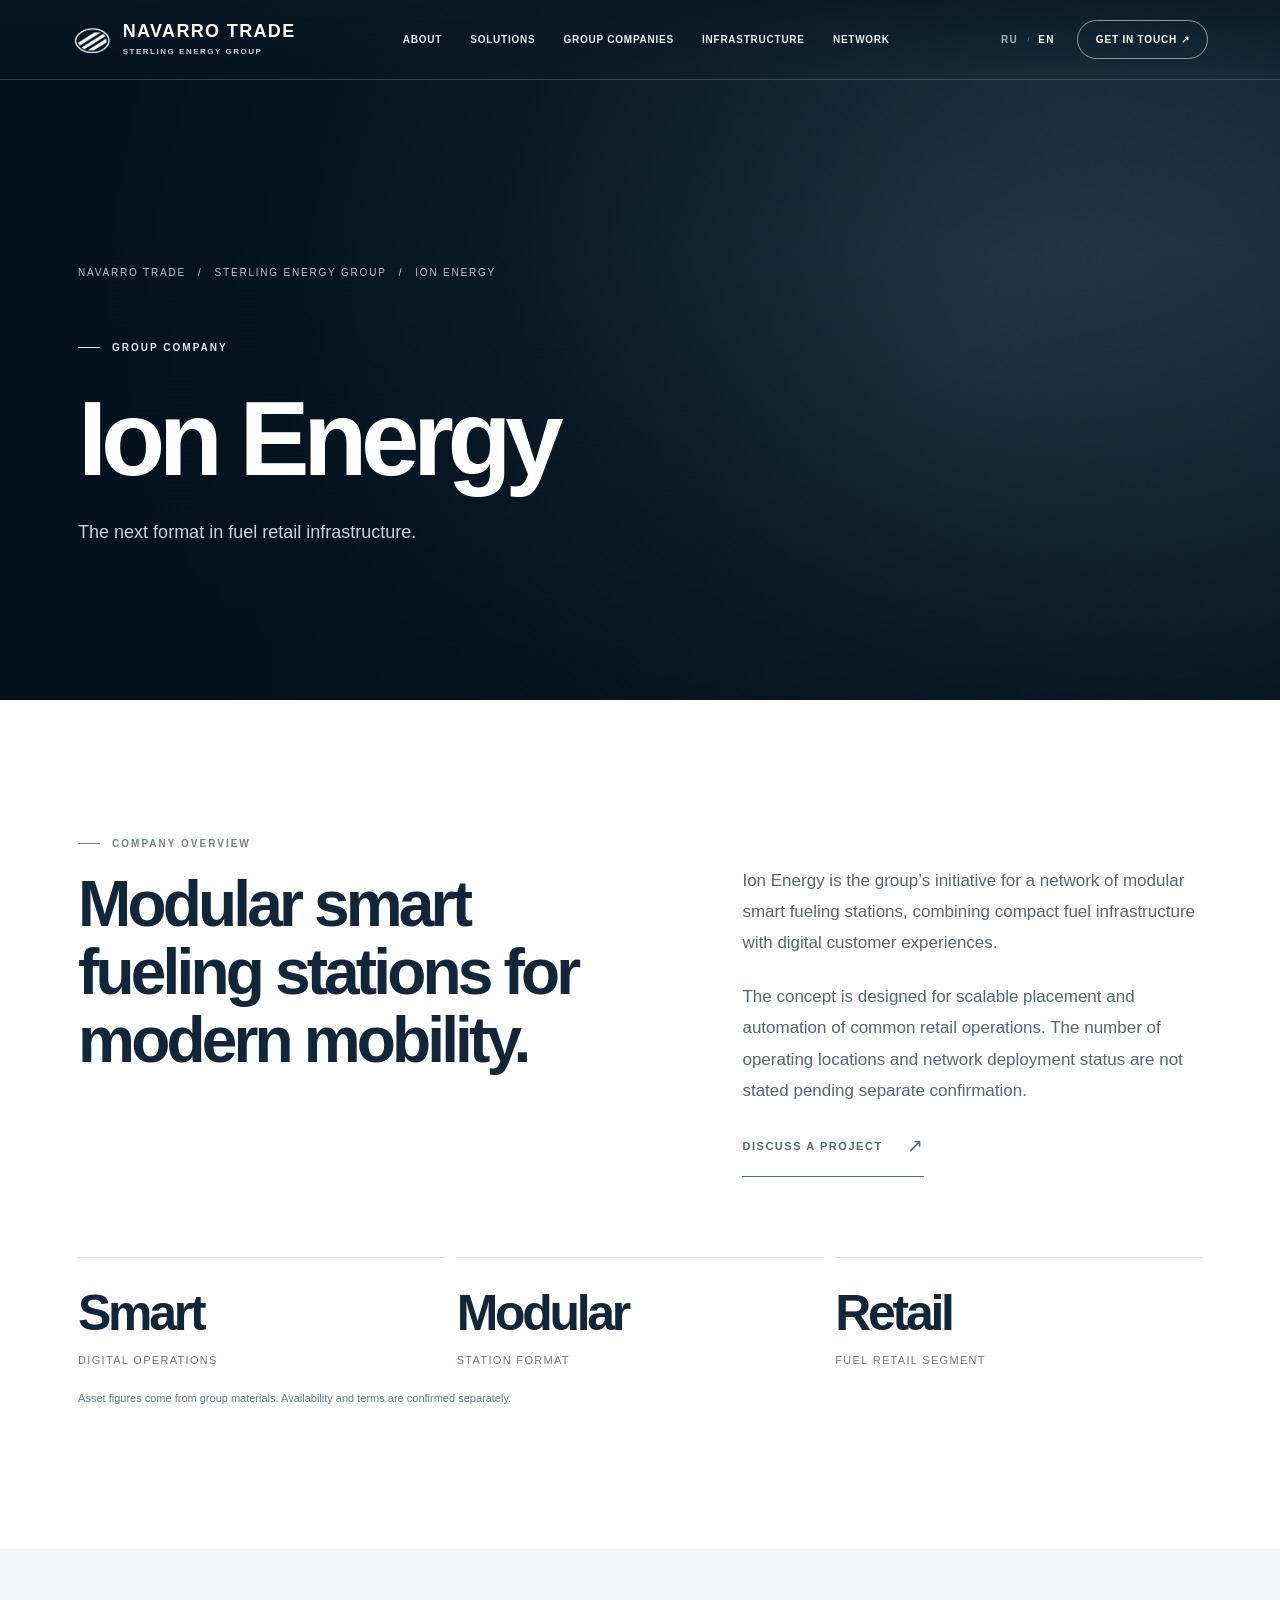
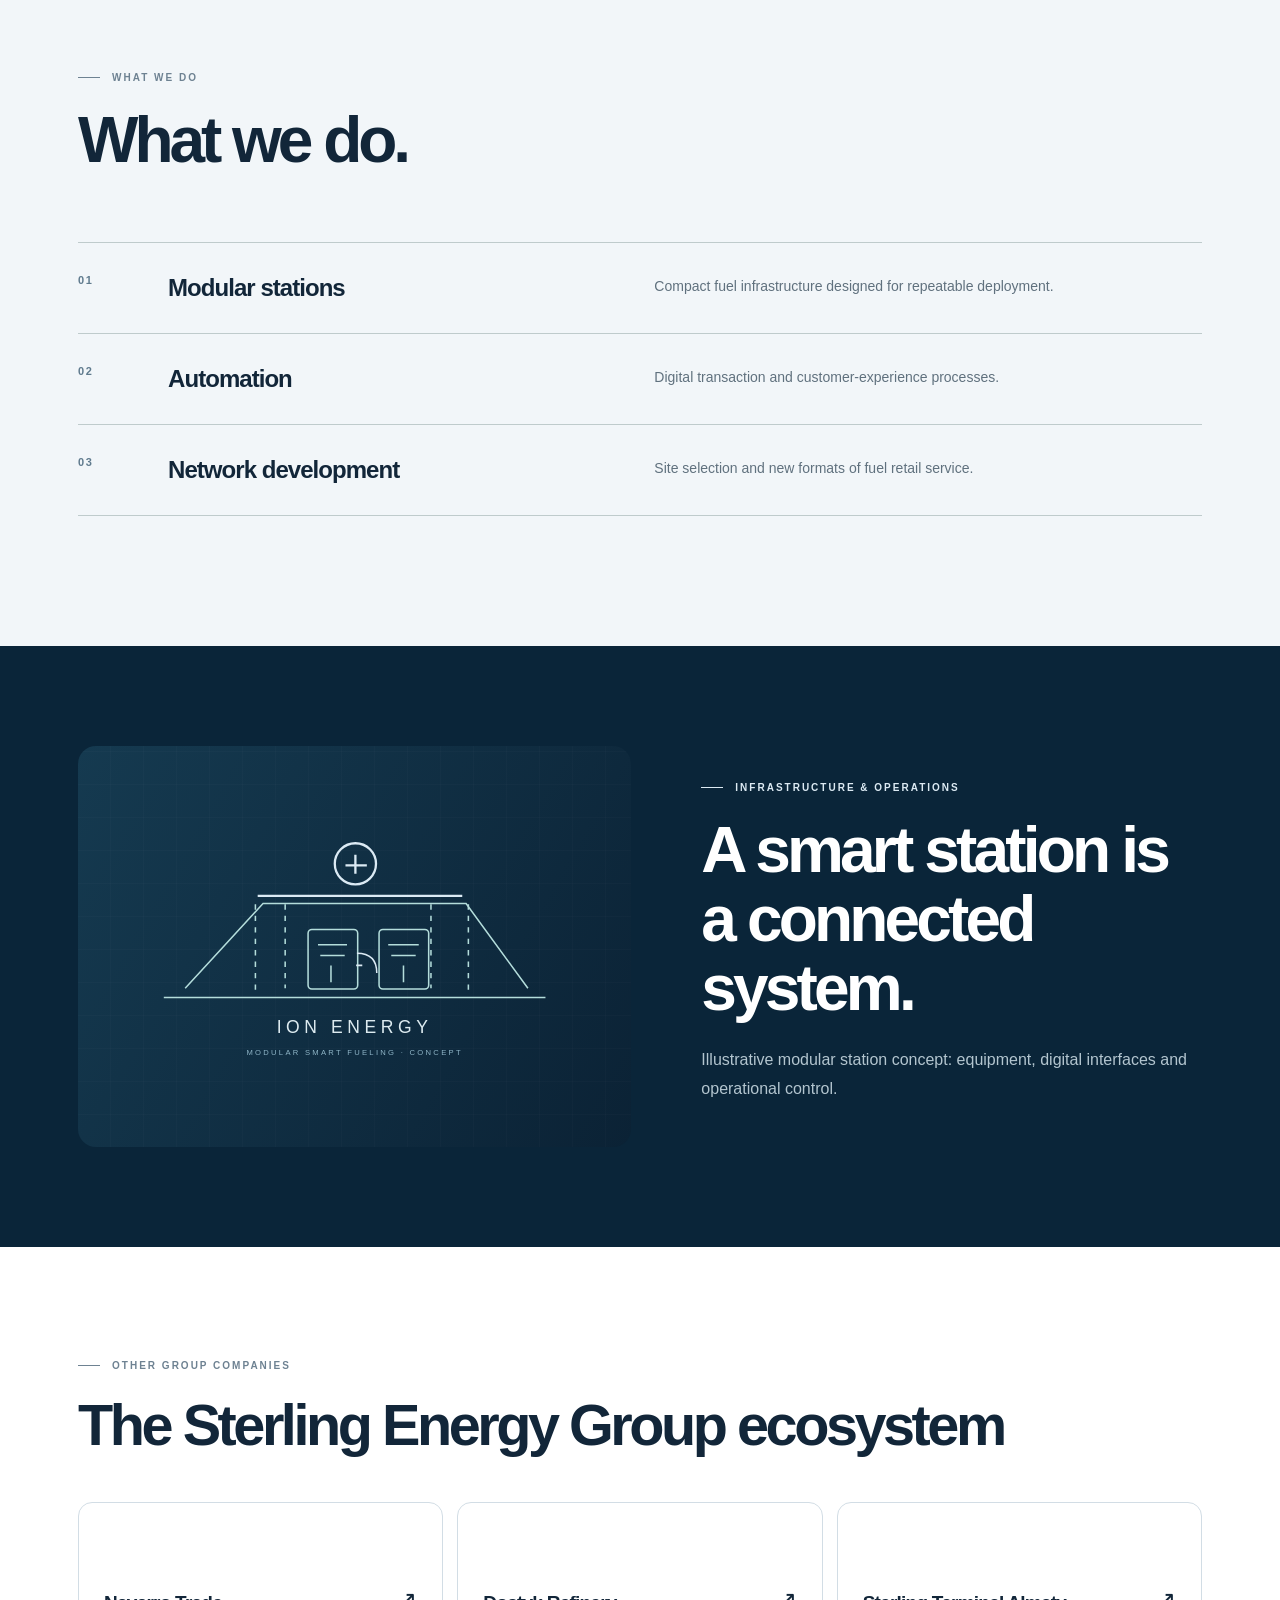
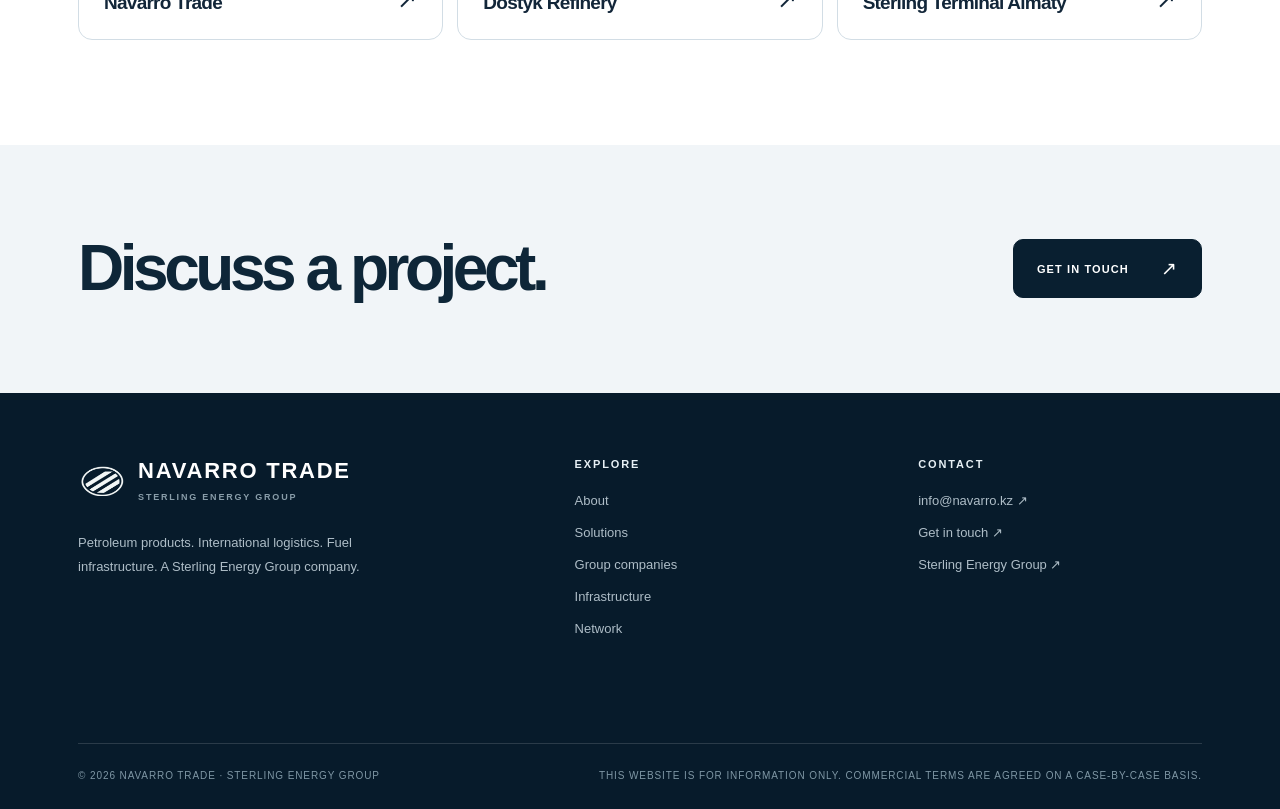
<file: en/ion.html>
<!doctype html><html lang="en"><head><meta charset="utf-8"><meta name="viewport" content="width=device-width,initial-scale=1"><meta name="theme-color" content="#081b2a"><meta name="description" content="Navarro Trade — fuel trading, logistics and infrastructure | Sterling Energy Group"><title>Ion Energy | Navarro Trade · Sterling Energy Group</title><link rel="icon" type="image/png" href="../assets/navarro-mark.png"><link rel="preconnect" href="https://fonts.googleapis.com"><link rel="preconnect" href="https://fonts.gstatic.com" crossorigin><link rel="stylesheet" href="../assets/styles.css"><link rel="stylesheet" href="../assets/modern.css"><script src="../assets/main.js" defer></script></head><body><div class="site-shell"><a href="#main" style="position:absolute;left:-9999px;top:12px;z-index:1000;background:#fff;color:#000;padding:12px" onfocus="this.style.left='12px'" onblur="this.style.left='-9999px'">Skip to content</a><div class="utilitybar"><div>STERLING ENERGY GROUP <span class="u-sep">/</span> NAVARRO TRADE</div><div><span class="u-hide">KAZAKHSTAN · FUEL & LOGISTICS&nbsp;&nbsp;&nbsp;<span class="u-sep">|</span>&nbsp;&nbsp;&nbsp;</span><a href="mailto:info@navarro.kz">INFO@NAVARRO.KZ</a></div></div>
<header class="header"><a class="brand" href="index.html" aria-label="Navarro Trade — Home"><img class="brand-mark" src="../assets/navarro-mark-light.png" alt=""><span class="brand-name">NAVARRO TRADE<small>STERLING ENERGY GROUP</small></span></a>
<nav class="main-nav" id="main-nav" aria-label="Main navigation"><a href="index.html#about">About</a><a href="index.html#solutions">Solutions</a><a href="index.html#group">Group companies</a><a href="index.html#infrastructure">Infrastructure</a><a href="index.html#network">Network</a></nav>
<div class="header-actions"><span class="lang-switch"><a href="../ion.html"  lang="ru">RU</a><span class="lang-sep">/</span><a href="ion.html" aria-current="page" lang="en">EN</a></span><a class="nav-cta" href="index.html#contact">Get in touch ↗</a><button class="menu-toggle" type="button" aria-controls="main-nav" aria-expanded="false" aria-label="Toggle menu">☰</button></div></header><main id="main">
<section class="detail-hero"><div class="detail-bg" style="background:radial-gradient(circle at 75% 50%,#2b5668,#0b2335 66%,#061623)"></div><div class="container detail-hero-inner"><div class="breadcrumb"><a href="index.html">NAVARRO TRADE</a><span class="sep">/</span><a href="index.html#group">STERLING ENERGY GROUP</a><span class="sep">/</span>Ion Energy</div><span class="eyebrow light">GROUP COMPANY</span><h1 class="display">Ion Energy</h1><p>The next format in fuel retail infrastructure.</p></div></section>
<section class="detail-body"><div class="container"><div class="detail-main"><div class="reveal"><span class="eyebrow ink">Company overview</span><h2>Modular smart fueling stations for modern mobility.</h2></div><div class="prose reveal"><p>Ion Energy is the group’s initiative for a network of modular smart fueling stations, combining compact fuel infrastructure with digital customer experiences.</p><p>The concept is designed for scalable placement and automation of common retail operations. The number of operating locations and network deployment status are not stated pending separate confirmation.</p><a class="inline-link" href="index.html#contact">Discuss a project <i>↗</i></a></div></div><div class="detail-metrics"><div class="metric reveal"><strong>Smart</strong><small>Digital operations</small></div><div class="metric reveal"><strong>Modular</strong><small>Station format</small></div><div class="metric reveal"><strong>Retail</strong><small>Fuel retail segment</small></div></div><p class="source-note">Asset figures come from group materials. Availability and terms are confirmed separately.</p></div></section>
<section class="detail-capabilities"><div class="container"><span class="eyebrow ink">What we do</span><h2>What we do.</h2><div class="detail-rows"><div class="detail-row reveal"><span class="id">01</span><h3>Modular stations</h3><p>Compact fuel infrastructure designed for repeatable deployment.</p></div><div class="detail-row reveal"><span class="id">02</span><h3>Automation</h3><p>Digital transaction and customer-experience processes.</p></div><div class="detail-row reveal"><span class="id">03</span><h3>Network development</h3><p>Site selection and new formats of fuel retail service.</p></div></div></div></section>
<section class="detail-visual"><div class="container detail-visual-grid"><div class="reveal"><div class="ion-concept" role="img" aria-label="Illustrative modular fueling station concept"><svg viewBox="0 0 620 420" xmlns="http://www.w3.org/2000/svg"><g fill="none" stroke="#b4dddb" stroke-width="2"><path d="M60 277H560M88 265L190 154H456L537 265"/><path d="M180 155V267M459 155V267M219 155V265M410 155V265" stroke-dasharray="7 8"/><rect x="249" y="188" width="65" height="78" rx="5"/><rect x="342" y="188" width="65" height="78" rx="5"/><path d="M262 208H300M354 208H394M265 222H297M358 222H390"/><path d="M279 235v22M374 235v22"/><path d="M313 219q26 0 26 26m-27-10h8" stroke="#dbeaf4"/></g><g fill="none" stroke="#dbeaf4" stroke-width="3"><path d="M183 144H451"/><circle cx="311" cy="102" r="27"/><path d="M298 104h28M311 90v25"/></g><text x="310" y="323" text-anchor="middle" fill="#ddebf0" font-size="23" font-family="Arial" letter-spacing="6">ION ENERGY</text><text x="310" y="353" text-anchor="middle" fill="#8eb4c6" font-size="10" font-family="Arial" letter-spacing="3">MODULAR SMART FUELING · CONCEPT</text></svg></div></div><div class="reveal"><span class="eyebrow light">Infrastructure & operations</span><h2>A smart station is a connected system.</h2><p>Illustrative modular station concept: equipment, digital interfaces and operational control.</p></div></div></section>
<section class="detail-related"><div class="container"><span class="eyebrow ink">Other group companies</span><h2 style="font-size:clamp(38px,4.5vw,68px);letter-spacing:-.06em;font-weight:600;margin:21px 0 0">The Sterling Energy Group ecosystem</h2><div class="detail-related-grid"><a href="navarro.html"><b>Navarro Trade</b><span>↗</span></a><a href="dostyk.html"><b>Dostyk Refinery</b><span>↗</span></a><a href="almaty.html"><b>Sterling Terminal Almaty</b><span>↗</span></a></div></div></section>
<section class="contact-section" style="padding:90px 0"><div class="container" style="display:flex;flex-wrap:wrap;align-items:center;justify-content:space-between;gap:30px;position:relative;z-index:2"><h2 class="display" style="font-size:clamp(45px,5vw,72px);margin:0">Discuss a project.</h2><a href="index.html#contact" class="btn btn-ink">Get in touch <i>↗</i></a></div></section>
</main><footer class="footer"><div class="container"><div class="footer-top"><div><a class="footer-brand" href="index.html"><img src="../assets/navarro-mark-light.png" alt=""><span>NAVARRO TRADE<small>STERLING ENERGY GROUP</small></span></a><p class="footer-desc">Petroleum products. International logistics. Fuel infrastructure. A Sterling Energy Group company.</p></div><div class="footer-col"><b>Explore</b><a href="index.html#about">About</a><a href="index.html#solutions">Solutions</a><a href="index.html#group">Group companies</a><a href="index.html#infrastructure">Infrastructure</a><a href="index.html#network">Network</a></div><div class="footer-col"><b>Contact</b><a href="mailto:info@navarro.kz">info@navarro.kz ↗</a><a href="index.html#contact">Get in touch ↗</a><a href="index.html#group">Sterling Energy Group ↗</a></div></div><div class="footer-bottom"><span>© 2026 NAVARRO TRADE · STERLING ENERGY GROUP</span><span>This website is for information only. Commercial terms are agreed on a case-by-case basis.</span></div></div></footer></div></body></html>
</file>
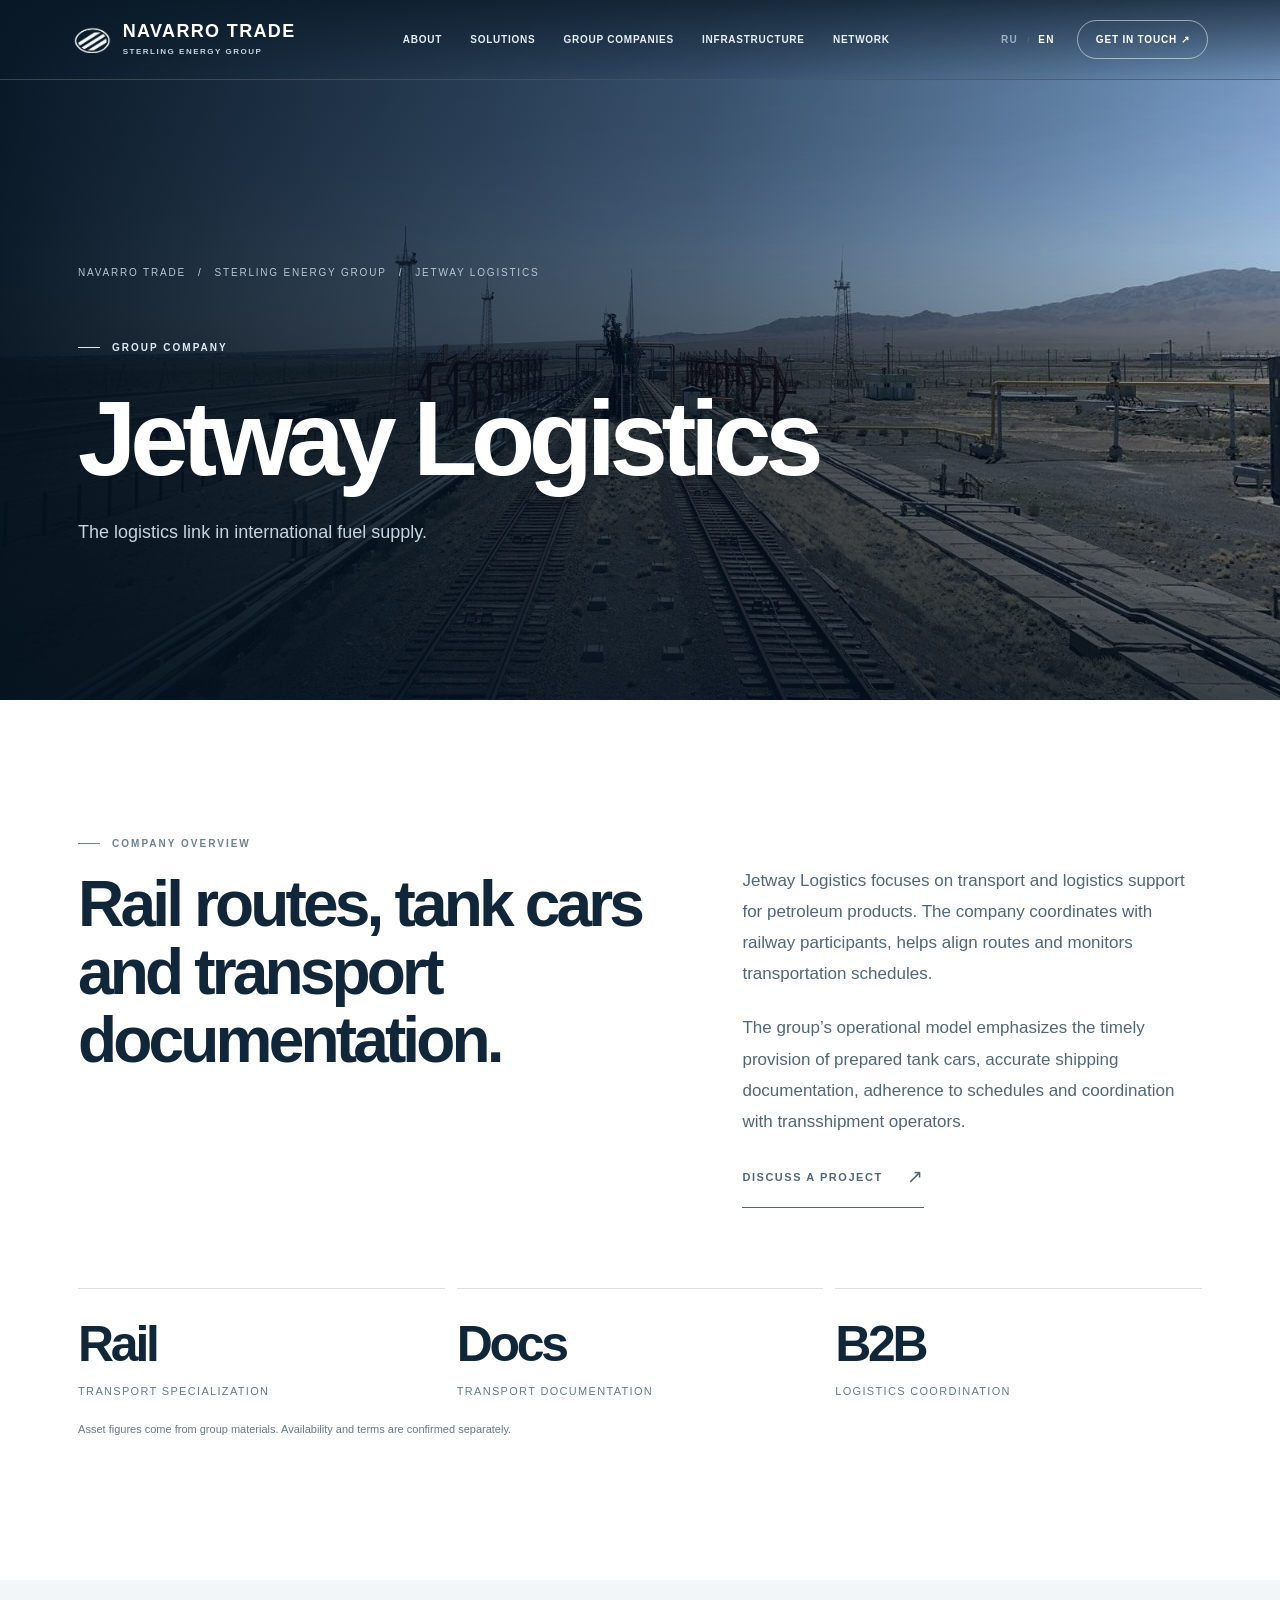
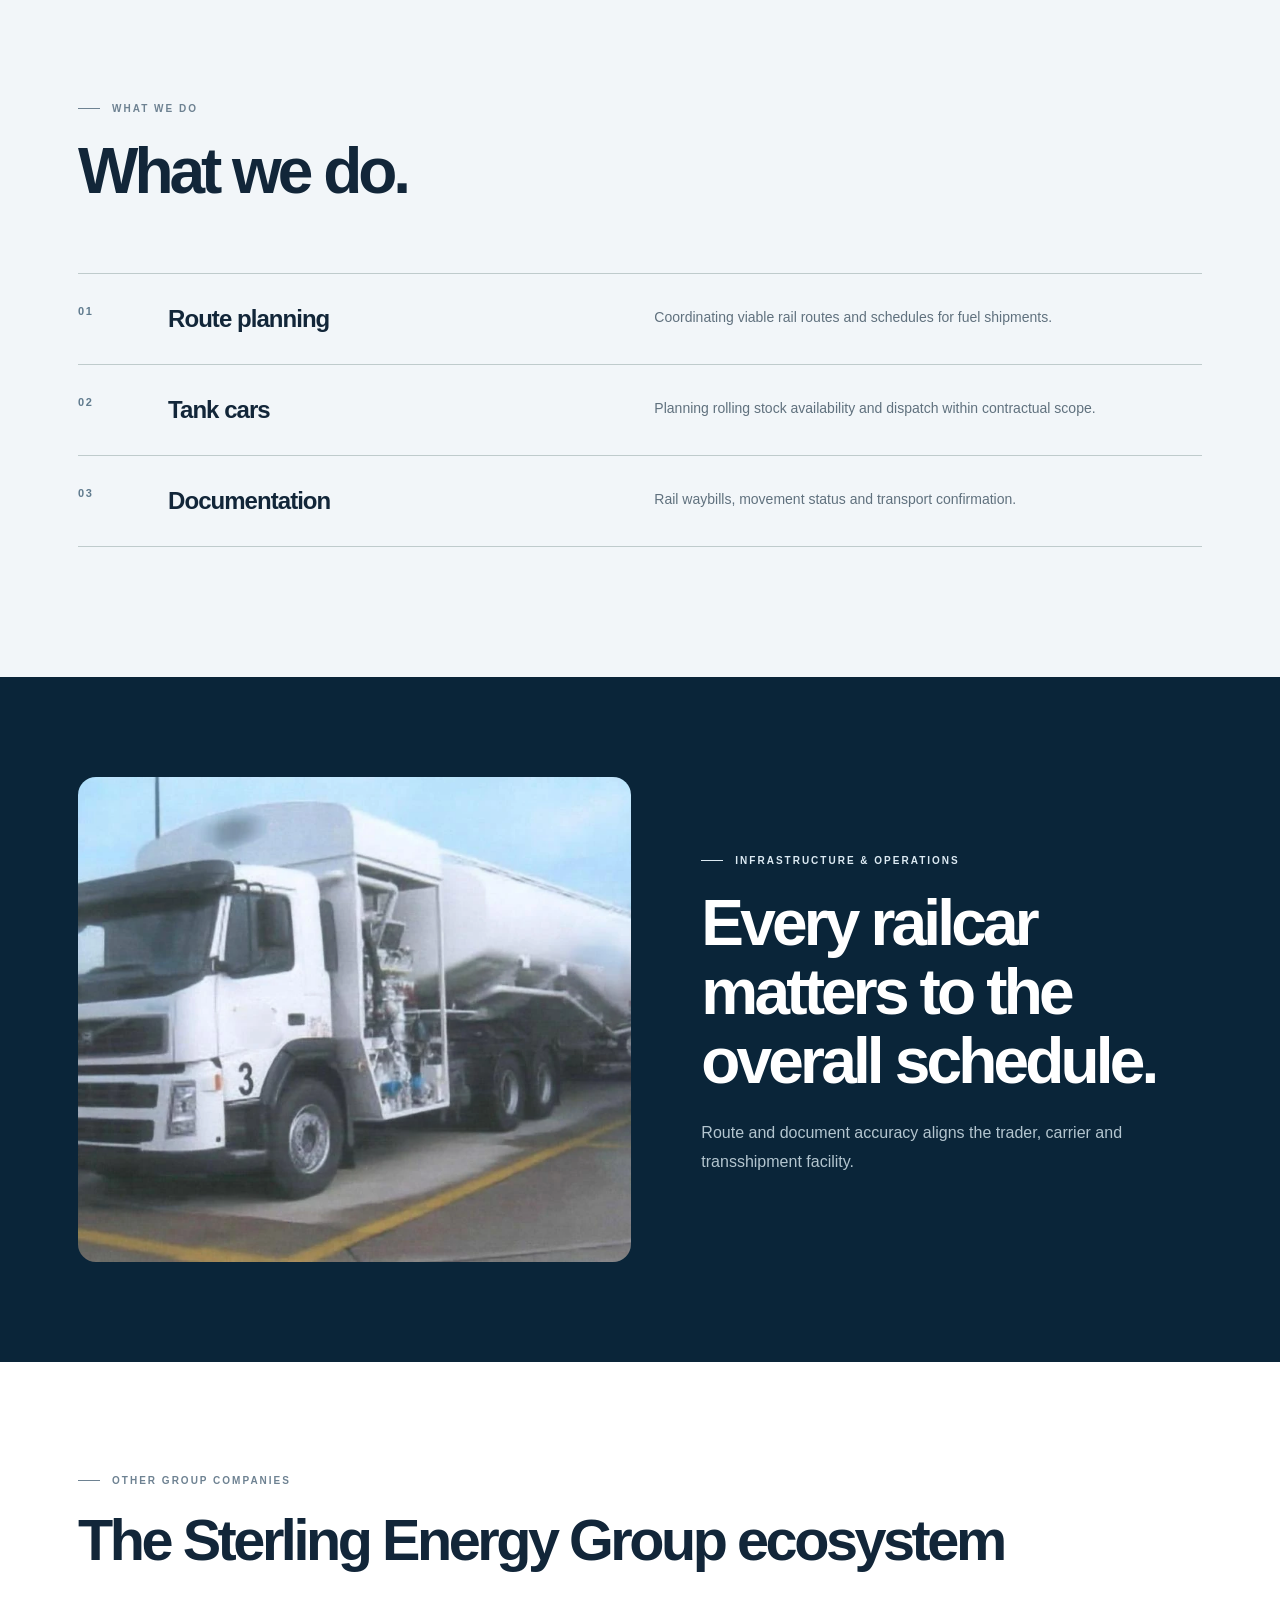
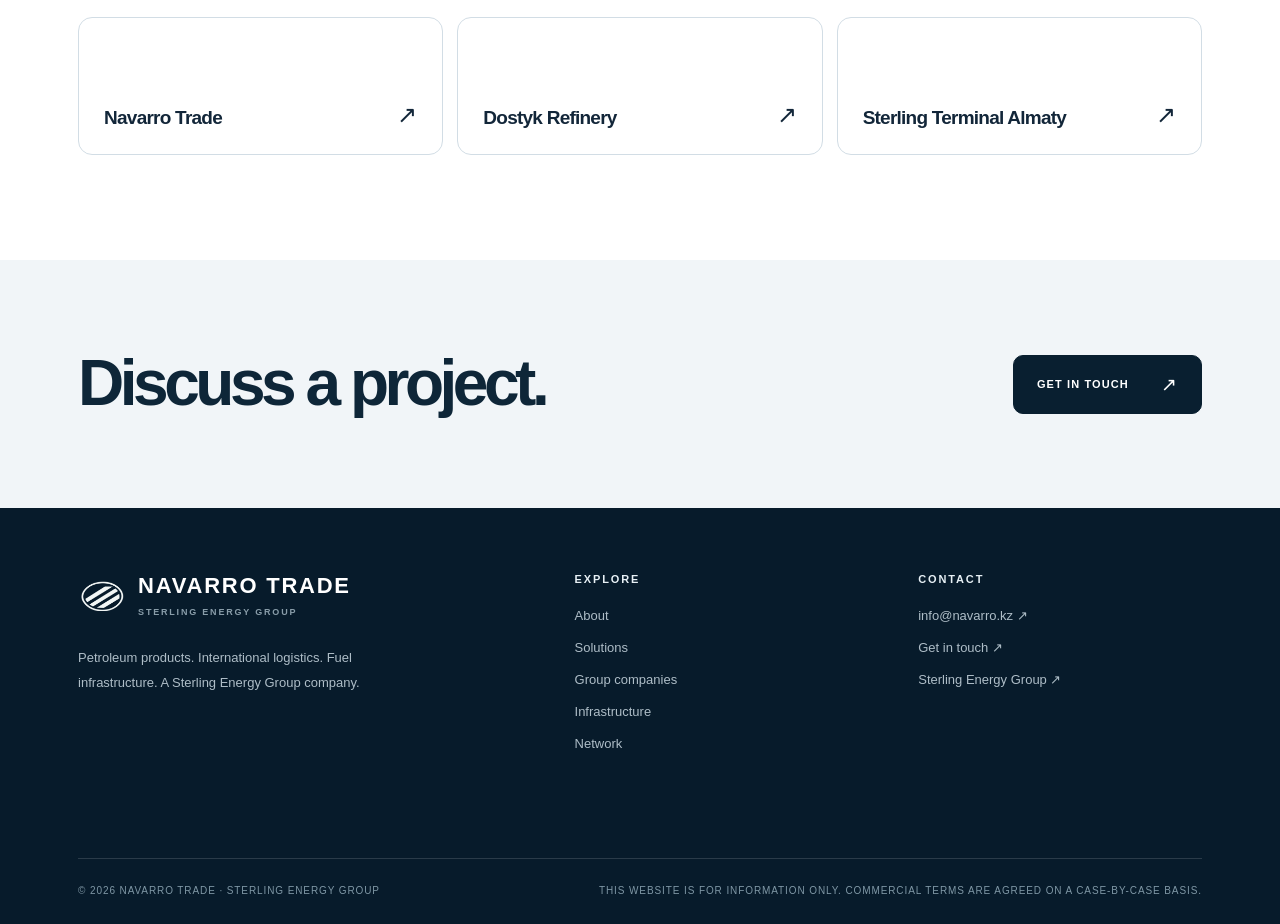
<file: en/jetway.html>
<!doctype html><html lang="en"><head><meta charset="utf-8"><meta name="viewport" content="width=device-width,initial-scale=1"><meta name="theme-color" content="#081b2a"><meta name="description" content="Navarro Trade — fuel trading, logistics and infrastructure | Sterling Energy Group"><title>Jetway Logistics | Navarro Trade · Sterling Energy Group</title><link rel="icon" type="image/png" href="../assets/navarro-mark.png"><link rel="preconnect" href="https://fonts.googleapis.com"><link rel="preconnect" href="https://fonts.gstatic.com" crossorigin><link rel="stylesheet" href="../assets/styles.css"><link rel="stylesheet" href="../assets/modern.css"><script src="../assets/main.js" defer></script></head><body><div class="site-shell"><a href="#main" style="position:absolute;left:-9999px;top:12px;z-index:1000;background:#fff;color:#000;padding:12px" onfocus="this.style.left='12px'" onblur="this.style.left='-9999px'">Skip to content</a><div class="utilitybar"><div>STERLING ENERGY GROUP <span class="u-sep">/</span> NAVARRO TRADE</div><div><span class="u-hide">KAZAKHSTAN · FUEL & LOGISTICS&nbsp;&nbsp;&nbsp;<span class="u-sep">|</span>&nbsp;&nbsp;&nbsp;</span><a href="mailto:info@navarro.kz">INFO@NAVARRO.KZ</a></div></div>
<header class="header"><a class="brand" href="index.html" aria-label="Navarro Trade — Home"><img class="brand-mark" src="../assets/navarro-mark-light.png" alt=""><span class="brand-name">NAVARRO TRADE<small>STERLING ENERGY GROUP</small></span></a>
<nav class="main-nav" id="main-nav" aria-label="Main navigation"><a href="index.html#about">About</a><a href="index.html#solutions">Solutions</a><a href="index.html#group">Group companies</a><a href="index.html#infrastructure">Infrastructure</a><a href="index.html#network">Network</a></nav>
<div class="header-actions"><span class="lang-switch"><a href="../jetway.html"  lang="ru">RU</a><span class="lang-sep">/</span><a href="jetway.html" aria-current="page" lang="en">EN</a></span><a class="nav-cta" href="index.html#contact">Get in touch ↗</a><button class="menu-toggle" type="button" aria-controls="main-nav" aria-expanded="false" aria-label="Toggle menu">☰</button></div></header><main id="main">
<section class="detail-hero"><div class="detail-bg" style="background-image:url('../assets/dostyk-rail.webp')"></div><div class="container detail-hero-inner"><div class="breadcrumb"><a href="index.html">NAVARRO TRADE</a><span class="sep">/</span><a href="index.html#group">STERLING ENERGY GROUP</a><span class="sep">/</span>Jetway Logistics</div><span class="eyebrow light">GROUP COMPANY</span><h1 class="display">Jetway Logistics</h1><p>The logistics link in international fuel supply.</p></div></section>
<section class="detail-body"><div class="container"><div class="detail-main"><div class="reveal"><span class="eyebrow ink">Company overview</span><h2>Rail routes, tank cars and transport documentation.</h2></div><div class="prose reveal"><p>Jetway Logistics focuses on transport and logistics support for petroleum products. The company coordinates with railway participants, helps align routes and monitors transportation schedules.</p><p>The group’s operational model emphasizes the timely provision of prepared tank cars, accurate shipping documentation, adherence to schedules and coordination with transshipment operators.</p><a class="inline-link" href="index.html#contact">Discuss a project <i>↗</i></a></div></div><div class="detail-metrics"><div class="metric reveal"><strong>Rail</strong><small>Transport specialization</small></div><div class="metric reveal"><strong>Docs</strong><small>Transport documentation</small></div><div class="metric reveal"><strong>B2B</strong><small>Logistics coordination</small></div></div><p class="source-note">Asset figures come from group materials. Availability and terms are confirmed separately.</p></div></section>
<section class="detail-capabilities"><div class="container"><span class="eyebrow ink">What we do</span><h2>What we do.</h2><div class="detail-rows"><div class="detail-row reveal"><span class="id">01</span><h3>Route planning</h3><p>Coordinating viable rail routes and schedules for fuel shipments.</p></div><div class="detail-row reveal"><span class="id">02</span><h3>Tank cars</h3><p>Planning rolling stock availability and dispatch within contractual scope.</p></div><div class="detail-row reveal"><span class="id">03</span><h3>Documentation</h3><p>Rail waybills, movement status and transport confirmation.</p></div></div></div></section>
<section class="detail-visual"><div class="container detail-visual-grid"><div class="reveal"><div class="detail-visual-image" style="background-image:url('../assets/fuel-tanker.webp')"></div></div><div class="reveal"><span class="eyebrow light">Infrastructure & operations</span><h2>Every railcar matters to the overall schedule.</h2><p>Route and document accuracy aligns the trader, carrier and transshipment facility.</p></div></div></section>
<section class="detail-related"><div class="container"><span class="eyebrow ink">Other group companies</span><h2 style="font-size:clamp(38px,4.5vw,68px);letter-spacing:-.06em;font-weight:600;margin:21px 0 0">The Sterling Energy Group ecosystem</h2><div class="detail-related-grid"><a href="navarro.html"><b>Navarro Trade</b><span>↗</span></a><a href="dostyk.html"><b>Dostyk Refinery</b><span>↗</span></a><a href="almaty.html"><b>Sterling Terminal Almaty</b><span>↗</span></a></div></div></section>
<section class="contact-section" style="padding:90px 0"><div class="container" style="display:flex;flex-wrap:wrap;align-items:center;justify-content:space-between;gap:30px;position:relative;z-index:2"><h2 class="display" style="font-size:clamp(45px,5vw,72px);margin:0">Discuss a project.</h2><a href="index.html#contact" class="btn btn-ink">Get in touch <i>↗</i></a></div></section>
</main><footer class="footer"><div class="container"><div class="footer-top"><div><a class="footer-brand" href="index.html"><img src="../assets/navarro-mark-light.png" alt=""><span>NAVARRO TRADE<small>STERLING ENERGY GROUP</small></span></a><p class="footer-desc">Petroleum products. International logistics. Fuel infrastructure. A Sterling Energy Group company.</p></div><div class="footer-col"><b>Explore</b><a href="index.html#about">About</a><a href="index.html#solutions">Solutions</a><a href="index.html#group">Group companies</a><a href="index.html#infrastructure">Infrastructure</a><a href="index.html#network">Network</a></div><div class="footer-col"><b>Contact</b><a href="mailto:info@navarro.kz">info@navarro.kz ↗</a><a href="index.html#contact">Get in touch ↗</a><a href="index.html#group">Sterling Energy Group ↗</a></div></div><div class="footer-bottom"><span>© 2026 NAVARRO TRADE · STERLING ENERGY GROUP</span><span>This website is for information only. Commercial terms are agreed on a case-by-case basis.</span></div></div></footer></div></body></html>
</file>
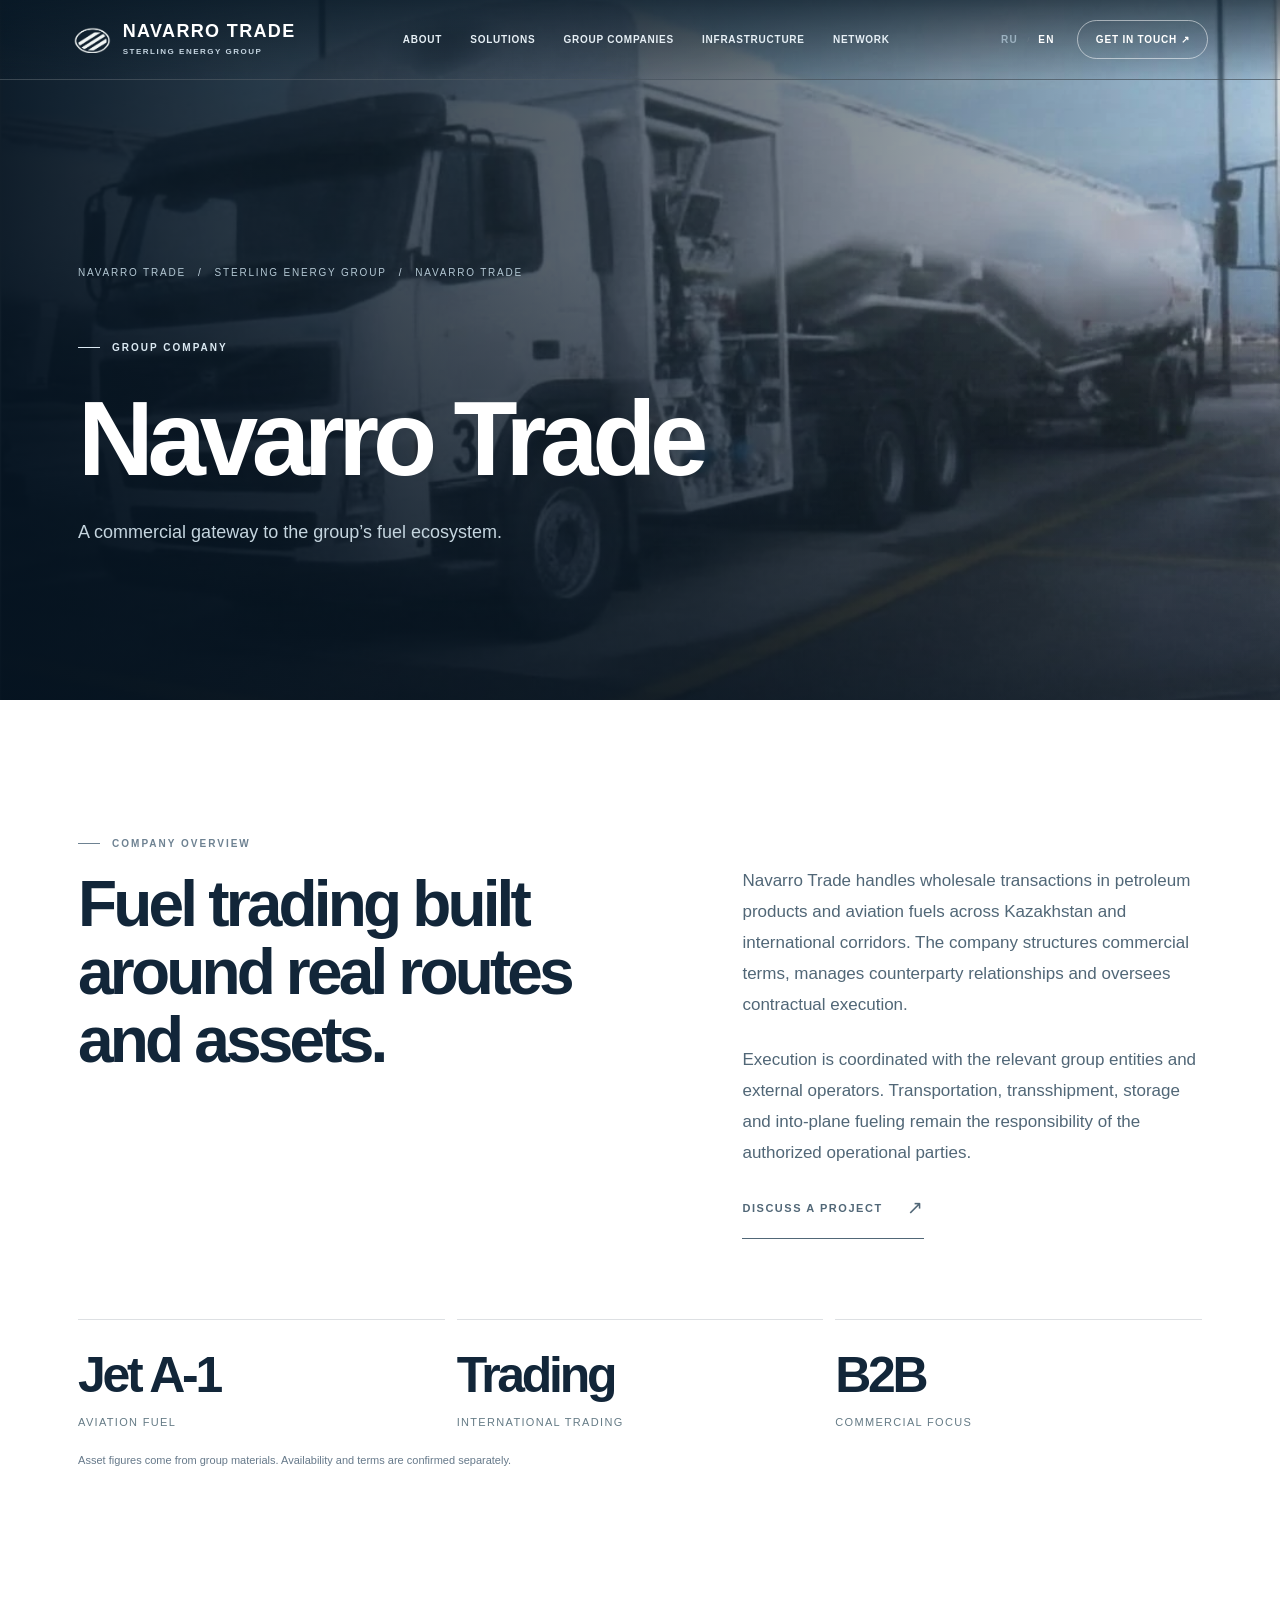
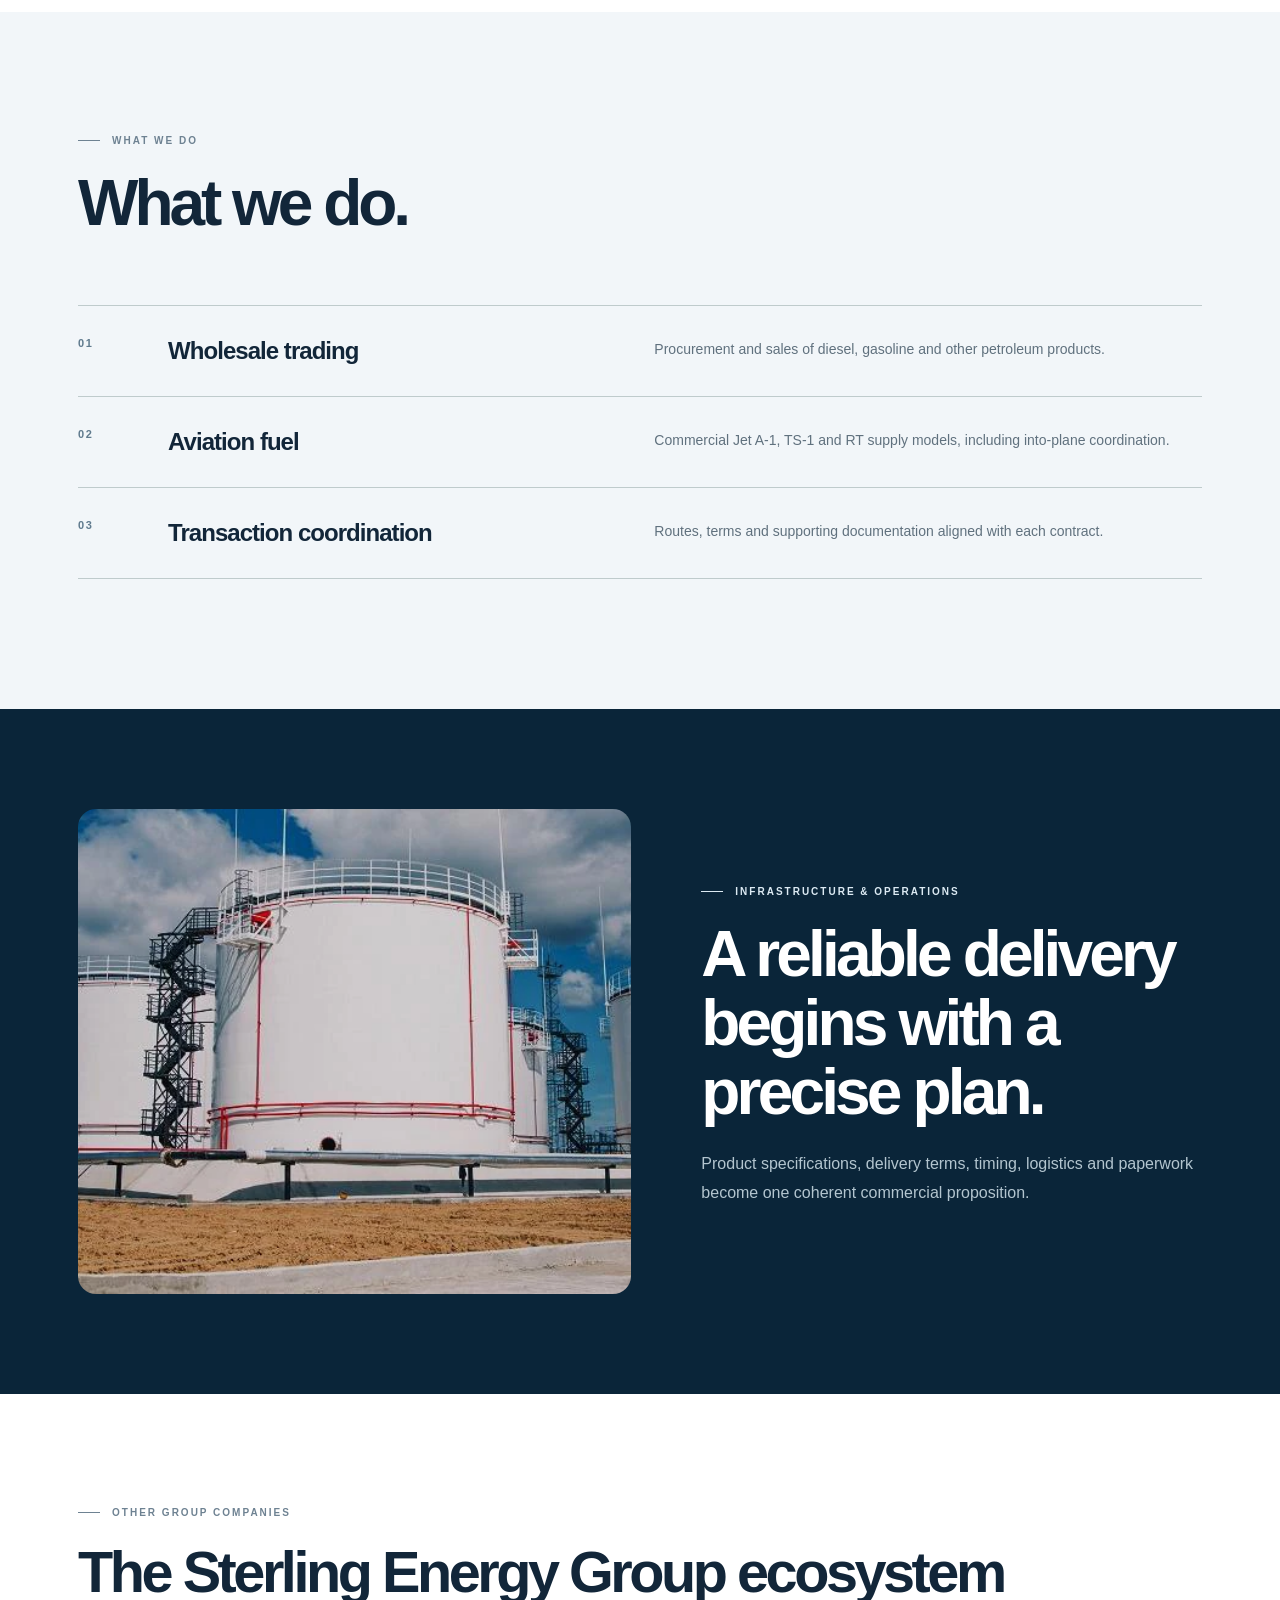
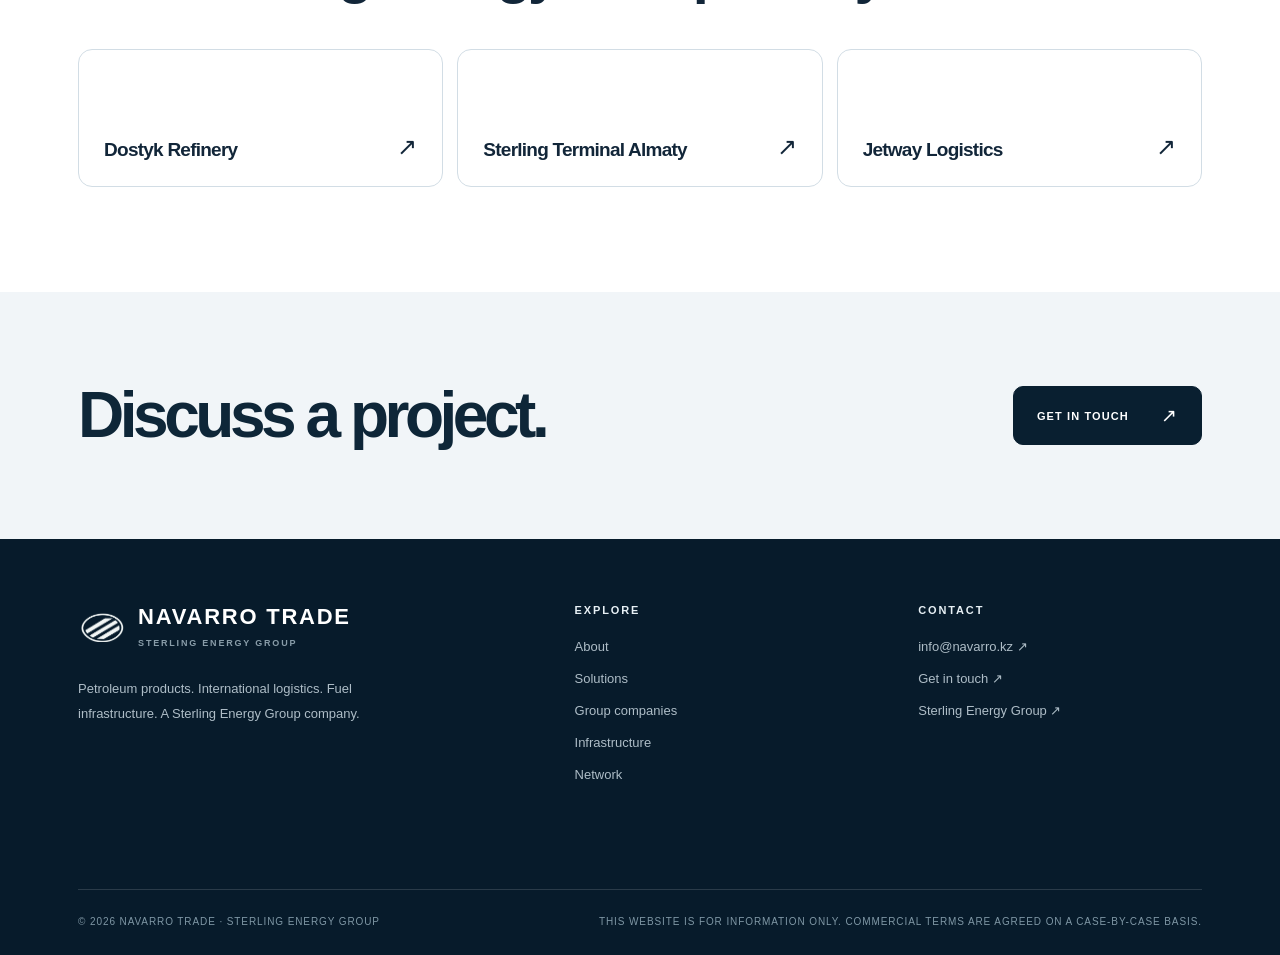
<file: en/navarro.html>
<!doctype html><html lang="en"><head><meta charset="utf-8"><meta name="viewport" content="width=device-width,initial-scale=1"><meta name="theme-color" content="#081b2a"><meta name="description" content="Navarro Trade — fuel trading, logistics and infrastructure | Sterling Energy Group"><title>Navarro Trade | Navarro Trade · Sterling Energy Group</title><link rel="icon" type="image/png" href="../assets/navarro-mark.png"><link rel="preconnect" href="https://fonts.googleapis.com"><link rel="preconnect" href="https://fonts.gstatic.com" crossorigin><link rel="stylesheet" href="../assets/styles.css"><link rel="stylesheet" href="../assets/modern.css"><script src="../assets/main.js" defer></script></head><body><div class="site-shell"><a href="#main" style="position:absolute;left:-9999px;top:12px;z-index:1000;background:#fff;color:#000;padding:12px" onfocus="this.style.left='12px'" onblur="this.style.left='-9999px'">Skip to content</a><div class="utilitybar"><div>STERLING ENERGY GROUP <span class="u-sep">/</span> NAVARRO TRADE</div><div><span class="u-hide">KAZAKHSTAN · FUEL & LOGISTICS&nbsp;&nbsp;&nbsp;<span class="u-sep">|</span>&nbsp;&nbsp;&nbsp;</span><a href="mailto:info@navarro.kz">INFO@NAVARRO.KZ</a></div></div>
<header class="header"><a class="brand" href="index.html" aria-label="Navarro Trade — Home"><img class="brand-mark" src="../assets/navarro-mark-light.png" alt=""><span class="brand-name">NAVARRO TRADE<small>STERLING ENERGY GROUP</small></span></a>
<nav class="main-nav" id="main-nav" aria-label="Main navigation"><a href="index.html#about">About</a><a href="index.html#solutions">Solutions</a><a href="index.html#group">Group companies</a><a href="index.html#infrastructure">Infrastructure</a><a href="index.html#network">Network</a></nav>
<div class="header-actions"><span class="lang-switch"><a href="../navarro.html"  lang="ru">RU</a><span class="lang-sep">/</span><a href="navarro.html" aria-current="page" lang="en">EN</a></span><a class="nav-cta" href="index.html#contact">Get in touch ↗</a><button class="menu-toggle" type="button" aria-controls="main-nav" aria-expanded="false" aria-label="Toggle menu">☰</button></div></header><main id="main">
<section class="detail-hero"><div class="detail-bg" style="background-image:url('../assets/fuel-tanker.webp')"></div><div class="container detail-hero-inner"><div class="breadcrumb"><a href="index.html">NAVARRO TRADE</a><span class="sep">/</span><a href="index.html#group">STERLING ENERGY GROUP</a><span class="sep">/</span>Navarro Trade</div><span class="eyebrow light">GROUP COMPANY</span><h1 class="display">Navarro Trade</h1><p>A commercial gateway to the group’s fuel ecosystem.</p></div></section>
<section class="detail-body"><div class="container"><div class="detail-main"><div class="reveal"><span class="eyebrow ink">Company overview</span><h2>Fuel trading built around real routes and assets.</h2></div><div class="prose reveal"><p>Navarro Trade handles wholesale transactions in petroleum products and aviation fuels across Kazakhstan and international corridors. The company structures commercial terms, manages counterparty relationships and oversees contractual execution.</p><p>Execution is coordinated with the relevant group entities and external operators. Transportation, transshipment, storage and into-plane fueling remain the responsibility of the authorized operational parties.</p><a class="inline-link" href="index.html#contact">Discuss a project <i>↗</i></a></div></div><div class="detail-metrics"><div class="metric reveal"><strong>Jet A-1</strong><small>Aviation fuel</small></div><div class="metric reveal"><strong>Trading</strong><small>International trading</small></div><div class="metric reveal"><strong>B2B</strong><small>Commercial focus</small></div></div><p class="source-note">Asset figures come from group materials. Availability and terms are confirmed separately.</p></div></section>
<section class="detail-capabilities"><div class="container"><span class="eyebrow ink">What we do</span><h2>What we do.</h2><div class="detail-rows"><div class="detail-row reveal"><span class="id">01</span><h3>Wholesale trading</h3><p>Procurement and sales of diesel, gasoline and other petroleum products.</p></div><div class="detail-row reveal"><span class="id">02</span><h3>Aviation fuel</h3><p>Commercial Jet A-1, TS-1 and RT supply models, including into-plane coordination.</p></div><div class="detail-row reveal"><span class="id">03</span><h3>Transaction coordination</h3><p>Routes, terms and supporting documentation aligned with each contract.</p></div></div></div></section>
<section class="detail-visual"><div class="container detail-visual-grid"><div class="reveal"><div class="detail-visual-image" style="background-image:url('../assets/almaty-terminal.webp')"></div></div><div class="reveal"><span class="eyebrow light">Infrastructure & operations</span><h2>A reliable delivery begins with a precise plan.</h2><p>Product specifications, delivery terms, timing, logistics and paperwork become one coherent commercial proposition.</p></div></div></section>
<section class="detail-related"><div class="container"><span class="eyebrow ink">Other group companies</span><h2 style="font-size:clamp(38px,4.5vw,68px);letter-spacing:-.06em;font-weight:600;margin:21px 0 0">The Sterling Energy Group ecosystem</h2><div class="detail-related-grid"><a href="dostyk.html"><b>Dostyk Refinery</b><span>↗</span></a><a href="almaty.html"><b>Sterling Terminal Almaty</b><span>↗</span></a><a href="jetway.html"><b>Jetway Logistics</b><span>↗</span></a></div></div></section>
<section class="contact-section" style="padding:90px 0"><div class="container" style="display:flex;flex-wrap:wrap;align-items:center;justify-content:space-between;gap:30px;position:relative;z-index:2"><h2 class="display" style="font-size:clamp(45px,5vw,72px);margin:0">Discuss a project.</h2><a href="index.html#contact" class="btn btn-ink">Get in touch <i>↗</i></a></div></section>
</main><footer class="footer"><div class="container"><div class="footer-top"><div><a class="footer-brand" href="index.html"><img src="../assets/navarro-mark-light.png" alt=""><span>NAVARRO TRADE<small>STERLING ENERGY GROUP</small></span></a><p class="footer-desc">Petroleum products. International logistics. Fuel infrastructure. A Sterling Energy Group company.</p></div><div class="footer-col"><b>Explore</b><a href="index.html#about">About</a><a href="index.html#solutions">Solutions</a><a href="index.html#group">Group companies</a><a href="index.html#infrastructure">Infrastructure</a><a href="index.html#network">Network</a></div><div class="footer-col"><b>Contact</b><a href="mailto:info@navarro.kz">info@navarro.kz ↗</a><a href="index.html#contact">Get in touch ↗</a><a href="index.html#group">Sterling Energy Group ↗</a></div></div><div class="footer-bottom"><span>© 2026 NAVARRO TRADE · STERLING ENERGY GROUP</span><span>This website is for information only. Commercial terms are agreed on a case-by-case basis.</span></div></div></footer></div></body></html>
</file>
<file: assets/styles.css>
/* NAVARRO TRADE / STERLING ENERGY GROUP — 2026 editorial redesign */
:root{--navy:#091b2c;--navy2:#10283b;--navy3:#17344a;--gold:#ffffff;--gold2:#ffffff;--paper:#ffffff;--paper2:#f3f6f8;--white:#fff;--ink:#0d2334;--muted:#657889;--line:rgba(18,41,57,.16);--r:5px;--ease:cubic-bezier(.21,.77,.18,1)}
*{box-sizing:border-box}html{scroll-behavior:smooth;scroll-padding-top:90px}body{margin:0;background:var(--paper);color:var(--ink);font-family:'DM Sans','Manrope',Arial,sans-serif;-webkit-font-smoothing:antialiased;text-rendering:optimizeLegibility}body.menu-open{overflow:hidden}::selection{background:var(--gold);color:var(--navy)}a{color:inherit;text-decoration:none}button,input,select,textarea{font:inherit}button{cursor:pointer}img{max-width:100%;display:block}button:focus-visible,a:focus-visible,input:focus-visible,textarea:focus-visible,select:focus-visible{outline:2px solid var(--gold2);outline-offset:4px}
.site-shell{overflow:clip}.container{max-width:1440px;margin:auto;padding-left:clamp(24px,6.6vw,112px);padding-right:clamp(24px,6.6vw,112px)}.eyebrow{display:inline-flex;align-items:center;gap:12px;font-size:10px;font-weight:800;letter-spacing:.25em;text-transform:uppercase}.eyebrow:before{content:'';width:29px;height:1px;background:currentColor;display:inline-block}.eyebrow.gold{color:var(--gold)}.eyebrow.ink{color:#6c7780}.section-index{font-size:10px;font-weight:700;letter-spacing:.16em;color:#a1a5a6}.display{font-weight:600;line-height:1.03;letter-spacing:-.065em;margin:0}.display em{font-family:Georgia,'Times New Roman',serif;font-weight:400;font-style:italic;letter-spacing:-.065em}.section-head{display:flex;align-items:flex-end;justify-content:space-between;gap:30px;margin-bottom:52px}.section-head h2{font-size:clamp(40px,5.5vw,82px);line-height:1.06;font-weight:600;letter-spacing:-.063em;max-width:900px;margin:22px 0 0}.section-head h2 em{font-weight:400;font-family:Georgia,serif}.section-head p{max-width:355px;color:#617181;font-size:14px;line-height:1.85;margin:0 0 6px}
.btn{display:inline-flex;align-items:center;justify-content:space-between;gap:28px;font-size:12px;font-weight:800;letter-spacing:.09em;text-transform:uppercase;padding:18px 24px;min-height:57px;border:1px solid transparent;transition:background .22s,transform .22s,border-color .22s;white-space:nowrap}.btn:hover{transform:translateY(-2px)}.btn i,.inline-link i,.arrow-round i{font-style:normal;font-size:19px;font-weight:400}.btn-gold{color:#0f2232;background:var(--gold2)}.btn-gold:hover{background:#e7eef4}.btn-outline{color:var(--white);background:transparent;border-color:rgba(255,255,255,.43)}.btn-outline:hover{background:rgba(255,255,255,.1)}.btn-ink{color:white;background:var(--navy)}.btn-ink:hover{background:#19394e}.inline-link{font-size:11px;font-weight:800;letter-spacing:.14em;text-transform:uppercase;display:inline-flex;align-items:center;gap:24px;border-bottom:1px solid currentColor;padding-bottom:12px;transition:gap .2s}.inline-link:hover{gap:35px}
.header{height:94px;display:flex;align-items:center;justify-content:space-between;gap:22px;padding:0 clamp(24px,5vw,90px);position:absolute;top:34px;left:0;right:0;z-index:80;color:white;border-bottom:1px solid rgba(255,255,255,.16);transition:height .2s,background .2s,color .2s,top .2s}.header.is-stuck{position:fixed;top:0;background:rgba(9,27,44,.97);backdrop-filter:blur(15px);height:73px;box-shadow:0 1px 0 rgba(255,255,255,.09)}.utilitybar{position:absolute;top:0;left:0;right:0;height:34px;background:#061523;color:#b1c0ca;z-index:90;border-bottom:1px solid rgba(255,255,255,.07);display:flex;align-items:center;justify-content:space-between;padding:0 clamp(24px,5vw,90px);font-size:10px;letter-spacing:.13em;text-transform:uppercase}.utilitybar a{color:#e1e7e9}.utilitybar .u-sep{margin:0 12px;color:#7891a0}.brand{display:inline-flex;align-items:center;gap:12px;flex-shrink:0}.brand-mark{width:42px;height:42px;object-fit:contain}.brand-name{font-size:19px;letter-spacing:.092em;font-weight:800;line-height:1.04}.brand-name small{display:block;color:#9eafb9;font-size:8px;letter-spacing:.29em;margin-top:7px}.main-nav{display:flex;align-items:center;gap:clamp(14px,2.2vw,38px)}.main-nav>a{font-size:10px;font-weight:800;letter-spacing:.15em;text-transform:uppercase;color:#e7edf2;transition:color .2s}.main-nav>a:hover,.main-nav>a.active{color:var(--gold2)}.header-actions{display:flex;align-items:center;gap:18px}.lang-switch{display:flex;gap:5px;align-items:center}.lang-switch a{font-size:10px;font-weight:800;letter-spacing:.13em;color:#99a9b4;padding:8px 4px}.lang-switch a[aria-current]{color:white}.lang-switch .lang-sep{font-size:8px;color:#677884}.nav-cta{border:1px solid rgba(255,255,255,.45);padding:12px 15px;font-size:10px;text-transform:uppercase;font-weight:800;letter-spacing:.13em;white-space:nowrap;transition:background .2s}.nav-cta:hover{background:white;color:var(--navy)}.menu-toggle{display:none;background:transparent;border:0;color:white;padding:7px;font-size:25px;line-height:1}
.hero{position:relative;min-height:clamp(800px,94svh,1100px);color:white;background:#061726;isolation:isolate;display:flex;align-items:center;overflow:hidden}.hero-bg{position:absolute;inset:0;z-index:-3;background-image:url('dostyk-rail.webp');background-position:center 54%;background-size:cover;transform:scale(1.035);animation:heroIn 1.5s var(--ease) both}.hero::after{content:'';position:absolute;inset:0;z-index:-2;background:linear-gradient(90deg,rgba(4,19,33,.96) 0%,rgba(4,19,33,.89) 30%,rgba(4,19,33,.5) 65%,rgba(4,19,33,.24) 100%),linear-gradient(0deg,rgba(6,19,32,.95) 0%,rgba(7,23,38,.04) 47%,rgba(6,18,31,.25) 100%)}.hero::before{content:'';position:absolute;inset:0;z-index:-1;background:repeating-linear-gradient(90deg,transparent 0,transparent calc(25% - 1px),rgba(255,255,255,.048) calc(25% - 1px),rgba(255,255,255,.048) 25%);pointer-events:none}.hero-copy{padding-top:190px;padding-bottom:170px;width:100%;position:relative}.hero-kicker{color:#ffffff;font-size:11px;letter-spacing:.23em;font-weight:800;text-transform:uppercase;display:flex;align-items:center;gap:14px}.hero-kicker:before{content:'';width:35px;height:1px;background:#ffffff}.hero h1{font-size:clamp(68px,10.1vw,158px);line-height:.99;font-weight:600;letter-spacing:-.083em;margin:31px 0 29px;max-width:1100px}.hero h1 em{display:block;color:var(--gold2);font-weight:400;font-style:italic;font-family:Georgia,serif;letter-spacing:-.085em}.hero-desc{font-size:clamp(15px,1.6vw,19px);line-height:1.75;max-width:590px;color:#d1dde3;margin:0 0 34px}.hero-actions{display:flex;gap:12px;align-items:center;flex-wrap:wrap}.hero-side{position:absolute;right:clamp(24px,5vw,90px);top:52%;width:164px;font-size:10px;text-transform:uppercase;letter-spacing:.15em;line-height:2;color:#d2dce3;transform:translateY(-20%);border-left:1px solid #b5c5cc;padding-left:19px}.hero-side b{display:block;color:#ffffff;font-size:10px;margin-bottom:9px}.hero-stats{background:#0b2032;border-top:1px solid rgba(255,255,255,.12);display:grid;grid-template-columns:repeat(4,1fr);position:absolute;bottom:0;left:0;right:0;min-height:111px}.hero-stat{border-right:1px solid rgba(255,255,255,.12);padding:28px clamp(20px,4vw,80px);display:flex;align-items:center;gap:20px}.hero-stat:last-child{border-right:0}.hero-stat strong{font-size:clamp(24px,2.8vw,39px);font-weight:600;letter-spacing:-.065em;color:white;white-space:nowrap}.hero-stat span{font-size:10px;text-transform:uppercase;line-height:1.6;letter-spacing:.15em;color:#97abb9}.hero-stat .gold-number{color:var(--gold2)}.hero-scroll{position:absolute;bottom:143px;right:clamp(24px,5vw,90px);display:flex;align-items:center;gap:13px;color:#b1c4d0;font-size:9px;letter-spacing:.16em;text-transform:uppercase}.hero-scroll:before{content:'';width:47px;height:1px;background:#bdced8}
.intro-section{padding:138px 0 150px;background:var(--paper)}.intro-grid{display:grid;grid-template-columns:1.05fr .95fr;gap:clamp(45px,9vw,145px)}.intro-grid h2{font-size:clamp(50px,5.8vw,86px);line-height:1.06;margin:25px 0 0;letter-spacing:-.07em;font-weight:600}.intro-grid h2 em{color:#183c53}.intro-right{padding-top:53px}.intro-right p{color:#465967;font-size:clamp(16px,1.55vw,20px);line-height:1.8;margin:0 0 24px}.intro-right .fine-line{border-top:1px solid var(--line);margin:44px 0 26px}.intro-pills{display:flex;flex-wrap:wrap;gap:9px}.intro-pills span{display:inline-flex;border:1px solid #cad1d1;padding:11px 14px;color:#495b67;letter-spacing:.08em;text-transform:uppercase;font-weight:800;font-size:10px}
.services-section{background:#091b2d;color:white;padding:124px 0 135px}.services-section .section-head p{color:#a6b4bf}.services-section h2 em{color:var(--gold2)}.service-grid{display:grid;grid-template-columns:repeat(12,minmax(0,1fr));gap:12px}.service-card{grid-column:span 6;position:relative;min-height:450px;overflow:hidden;background:#17354b;display:flex;align-items:end;padding:37px;isolation:isolate}.service-card:nth-child(1){grid-column:span 7;min-height:505px}.service-card:nth-child(2){grid-column:span 5;min-height:505px}.service-card .card-bg{position:absolute;inset:0;background-size:cover;background-position:center;z-index:-2;transition:transform .75s var(--ease);filter:saturate(.65)}.service-card:hover .card-bg{transform:scale(1.08)}.service-card:after{content:'';position:absolute;inset:0;z-index:-1;background:linear-gradient(0deg,rgba(2,16,29,.98),rgba(3,15,29,.36) 62%,rgba(5,16,28,.32))}.service-card .card-top{position:absolute;top:31px;left:37px;right:37px;display:flex;justify-content:space-between;color:#ffffff;font-size:10px;font-weight:800;letter-spacing:.18em}.service-card h3{font-size:clamp(26px,3.3vw,43px);line-height:1.13;letter-spacing:-.055em;font-weight:600;max-width:435px;margin:0 0 14px}.service-card p{font-size:14px;line-height:1.75;color:#b8c9d2;margin:0;max-width:430px}.service-card .card-link{display:flex;align-items:end;justify-content:space-between;gap:14px}.arrow-round{display:grid;place-items:center;width:52px;height:52px;min-width:52px;border:1px solid rgba(255,255,255,.5);border-radius:50%;transition:background .2s,transform .2s}.service-card:hover .arrow-round{background:var(--gold2);color:#091b2c;border-color:var(--gold2);transform:rotate(45deg)}
.group-section{background:var(--paper);padding:140px 0 155px}.group-overview{display:grid;grid-template-columns:1fr .55fr;gap:60px;align-items:end;padding-bottom:63px;border-bottom:1px solid var(--line)}.group-overview .section-head{display:block;margin:0}.group-overview h2{font-size:clamp(46px,6vw,88px)}.group-overview h2 em{color:#183c53}.group-overview p{line-height:1.85;color:#526777;font-size:16px;max-width:400px;margin:0 0 12px}.group-brand{padding:24px 0 22px;display:flex;align-items:center;justify-content:space-between;gap:20px;border-bottom:1px solid var(--line)}.group-brand strong{font-size:14px;text-transform:uppercase;letter-spacing:.19em}.group-brand span{font-size:11px;text-transform:uppercase;color:#7c8b97;letter-spacing:.15em}.company-list{margin-top:5px}.company-row{display:grid;grid-template-columns:64px minmax(190px,1fr) minmax(160px,.72fr) 58px;gap:20px;align-items:center;min-height:125px;border-bottom:1px solid var(--line);padding:18px 16px;position:relative;transition:background .25s,padding .25s}.company-row:hover{background:#f2f6f9;padding-left:28px}.company-row .num{color:#638095;font-size:12px;font-weight:700}.company-row h3{font-size:clamp(20px,3vw,33px);font-weight:600;line-height:1.15;letter-spacing:-.05em;margin:0}.company-row .role{font-size:12px;line-height:1.65;color:#657785;max-width:260px}.company-row .round-link{display:grid;place-items:center;width:44px;height:44px;border-radius:50%;border:1px solid rgba(9,32,50,.25);font-size:22px;transition:background .2s,color .2s}.company-row:hover .round-link{background:var(--navy);color:white}
.feature-section{padding:136px 0 142px;background:#f2f6f9}.feature-section .section-head{margin-bottom:55px}.feature-grid{display:grid;grid-template-columns:1.15fr .85fr;gap:14px}.feature-card{position:relative;min-height:600px;overflow:hidden;background:#1b3445;display:flex;flex-direction:column;justify-content:flex-end;color:white;isolation:isolate}.feature-card .img{position:absolute;inset:0;background-position:center;background-size:cover;z-index:-2;transition:transform 1s var(--ease)}.feature-card:hover .img{transform:scale(1.06)}.feature-card:after{content:'';position:absolute;inset:0;background:linear-gradient(0deg,rgba(4,19,32,.97),rgba(4,18,32,.08) 77%);z-index:-1}.feature-card .feature-content{padding:33px 40px}.feature-card .feature-no{position:absolute;top:30px;left:39px;color:white;letter-spacing:.17em;font-size:11px}.feature-card h3{font-size:clamp(29px,3.9vw,51px);font-weight:600;letter-spacing:-.06em;margin:0 0 9px}.feature-card p{font-size:13px;max-width:425px;line-height:1.75;color:#c8d6df;margin:0 0 23px}.feature-card .metric-line{display:flex;gap:38px;border-top:1px solid rgba(255,255,255,.32);padding-top:23px}.feature-card .metric-line strong{font-size:30px;letter-spacing:-.05em;font-weight:600}.feature-card .metric-line small{font-size:10px;color:#c7d5db;display:block;letter-spacing:.06em;margin-top:5px}.support-facilities{display:grid;grid-template-columns:repeat(2,1fr);gap:18px;margin-top:44px}.support-facilities article{border-top:1px solid #aeb9bd;padding:22px 0}.support-facilities strong{font-size:17px;font-weight:700;letter-spacing:-.03em}.support-facilities p{color:#617581;font-size:13px;line-height:1.7;max-width:450px}.source-note{font-size:11px;color:#7f8a92;line-height:1.75;margin-top:20px}
.network-section{background:#0c2234;color:white;padding:130px 0 140px;position:relative;overflow:hidden}.network-section .section-head p{color:#aabac5}.network-panel{position:relative;min-height:480px;margin-top:35px;border:1px solid rgba(255,255,255,.11);background:radial-gradient(circle at 68% 52%,#173e54 0%,#0b2336 57%,#0c2234 100%);overflow:hidden}.network-panel::before{content:'';position:absolute;inset:0;background-image:linear-gradient(rgba(255,255,255,.045) 1px,transparent 1px),linear-gradient(90deg,rgba(255,255,255,.045) 1px,transparent 1px);background-size:62px 62px;pointer-events:none}.network-panel svg{width:100%;height:auto;min-height:450px;display:block;position:relative;z-index:1}.network-caption{display:flex;justify-content:space-between;align-items:center;gap:30px;margin-top:20px;color:#9bb4c4;font-size:11px;letter-spacing:.08em}.network-key{display:flex;align-items:center;gap:22px;flex-wrap:wrap}.network-key span{display:flex;align-items:center;gap:8px}.network-key span:before{content:'';width:8px;height:8px;border-radius:100%;background:var(--gold2)}.network-key span:last-child:before{background:none;border:1px solid #a8bbca}
.workflow-section{background:var(--paper);padding:138px 0 145px}.steps{display:grid;grid-template-columns:repeat(4,1fr);border-top:1px solid var(--line);margin-top:65px}.step{padding:28px 24px 0 0;border-right:1px solid var(--line);min-height:220px}.step:not(:first-child){padding-left:28px}.step:last-child{border-right:0}.step-num{font-size:11px;letter-spacing:.18em;color:#638095;font-weight:800}.step h3{font-size:21px;letter-spacing:-.04em;margin:30px 0 10px}.step p{font-size:13px;line-height:1.8;color:#647584;margin:0}
.contact-section{background:#f2f6f9;color:#111f2a;padding:125px 0 130px;position:relative;overflow:hidden}.contact-section:after{content:'N';position:absolute;right:-20px;bottom:-215px;font-size:clamp(400px,52vw,780px);font-weight:800;line-height:1;color:rgba(17,31,42,.06);pointer-events:none}.contact-grid{display:grid;grid-template-columns:1.1fr .9fr;gap:90px;position:relative;z-index:1}.contact-section .eyebrow{color:#273947}.contact-section h2{font-size:clamp(57px,7vw,105px);margin:30px 0 27px;line-height:1.06}.contact-section h2 em{color:#ffffff}.contact-section .contact-lede{font-size:17px;line-height:1.8;max-width:450px}.big-email{font-size:clamp(20px,2.6vw,37px);letter-spacing:-.04em;font-weight:700;border-bottom:1px solid rgba(17,31,42,.5);display:inline-block;margin-top:40px;padding-bottom:12px}.contact-form{padding:34px 0 0;display:grid;grid-template-columns:1fr 1fr;column-gap:20px;align-content:start}.contact-form label{font-size:10px;text-transform:uppercase;font-weight:800;letter-spacing:.14em;display:block;margin:0 0 10px}.contact-form .field{margin-bottom:30px}.contact-form .field.full{grid-column:span 2}.contact-form input,.contact-form select,.contact-form textarea{border:0;border-bottom:1px solid rgba(17,31,42,.48);background:transparent;padding:12px 0;color:#102533;outline:none;width:100%;border-radius:0}.contact-form input::placeholder,.contact-form textarea::placeholder{color:#57616a}.contact-form textarea{resize:vertical;min-height:94px}.contact-form .form-bottom{grid-column:span 2}.contact-form .small-privacy{font-size:11px;line-height:1.7;max-width:450px;margin-top:16px;color:#35444a}
.footer{background:#061725;color:#aebdc7;padding:65px 0 28px}.footer-top{display:grid;grid-template-columns:1fr .65fr .65fr;gap:60px;padding-bottom:90px}.footer-brand{color:white;display:inline-flex;align-items:center;gap:12px;font-size:22px;font-weight:800;letter-spacing:.08em}.footer-brand img{width:48px}.footer-brand small{display:block;font-size:9px;color:#899da9;letter-spacing:.2em;margin-top:8px}.footer-desc{font-size:13px;line-height:1.9;max-width:300px;margin:29px 0 0}.footer-col b{display:block;font-size:11px;text-transform:uppercase;letter-spacing:.17em;color:#e7f0f5;margin-bottom:23px}.footer-col a{display:block;font-size:13px;margin-bottom:17px;transition:color .2s}.footer-col a:hover{color:#ffffff}.footer-bottom{border-top:1px solid rgba(255,255,255,.14);padding-top:26px;display:flex;align-items:center;justify-content:space-between;font-size:10px;letter-spacing:.09em;text-transform:uppercase;color:#7f97a5;gap:20px}
/* Company detail page */
.detail-hero{min-height:700px;display:flex;align-items:end;position:relative;background:#071827;color:white;isolation:isolate}.detail-hero .detail-bg{position:absolute;inset:0;background-size:cover;background-position:center;z-index:-2;filter:saturate(.72)}.detail-hero:after{content:'';position:absolute;inset:0;z-index:-1;background:linear-gradient(90deg,rgba(4,18,31,.95) 0%,rgba(4,18,31,.68) 55%,rgba(4,18,31,.13)),linear-gradient(0deg,rgba(5,17,30,.6),transparent 64%)}.detail-hero-inner{width:100%;padding-top:215px;padding-bottom:100px}.detail-hero h1{font-size:clamp(60px,8.2vw,127px);letter-spacing:-.075em;max-width:990px;margin:32px 0 24px;line-height:1.02}.detail-hero p{font-size:18px;color:#c5d5df;max-width:650px;line-height:1.8;margin:0}.breadcrumb{display:flex;gap:12px;align-items:center;font-size:10px;letter-spacing:.18em;text-transform:uppercase;color:#b4c8d4;margin-bottom:56px}.breadcrumb .sep{color:#d1e0eb}.breadcrumb a:hover{color:white}.detail-body{background:var(--paper);padding:130px 0}.detail-main{display:grid;grid-template-columns:1fr .8fr;gap:90px}.detail-main h2{font-size:clamp(41px,5vw,74px);line-height:1.06;letter-spacing:-.06em;font-weight:600;margin:22px 0}.detail-main .prose{font-size:17px;line-height:1.83;color:#516777;padding-top:35px}.detail-main .prose p{margin-top:0;margin-bottom:23px}.detail-metrics{display:grid;grid-template-columns:repeat(3,1fr);gap:12px;margin-top:80px}.detail-metrics .metric{border-top:1px solid var(--line);padding-top:26px}.detail-metrics strong{font-size:clamp(34px,3.9vw,61px);letter-spacing:-.065em;font-weight:600;display:block}.detail-metrics small{font-size:11px;line-height:1.6;text-transform:uppercase;letter-spacing:.12em;color:#657b86;display:block;margin-top:10px}.detail-capabilities{background:#f2f6f9;padding:115px 0 130px}.detail-capabilities h2{font-size:clamp(42px,5vw,73px);font-weight:600;letter-spacing:-.063em;margin:20px 0 65px}.detail-rows{border-top:1px solid #bfcbcc}.detail-row{display:grid;grid-template-columns:60px 1fr 1.2fr;gap:30px;padding:31px 0;border-bottom:1px solid #bfcbcc;align-items:start}.detail-row .id{font-size:11px;color:#527187;letter-spacing:.15em;font-weight:800}.detail-row h3{margin:0;font-size:24px;font-weight:600;letter-spacing:-.04em}.detail-row p{margin:0;color:#60717e;font-size:14px;line-height:1.8}.detail-visual{background:#081f31;padding:100px 0;color:white}.detail-visual-grid{display:grid;grid-template-columns:1.05fr .95fr;gap:70px;align-items:center}.detail-visual-image{height:485px;background-size:cover;background-position:center}.detail-visual h2{font-size:clamp(42px,5vw,68px);line-height:1.08;margin:23px 0;letter-spacing:-.06em}.detail-visual p{font-size:16px;color:#b3c5cf;line-height:1.8}.detail-related{background:var(--paper);padding:105px 0}.detail-related-grid{display:grid;grid-template-columns:repeat(3,1fr);gap:14px;margin-top:44px}.detail-related-grid a{border:1px solid #cbd2d3;padding:25px;min-height:138px;display:flex;justify-content:space-between;align-items:end;transition:background .2s,color .2s}.detail-related-grid a:hover{background:#0a2437;color:white}.detail-related-grid b{font-size:19px;letter-spacing:-.04em}.detail-related-grid span{font-size:24px}
/* Ion visual is intentionally illustrative, not an actual site photograph */
.ion-concept{display:flex;justify-content:center;align-items:center;background:repeating-linear-gradient(0deg,transparent 0,transparent 32px,rgba(255,255,255,.03) 33px),repeating-linear-gradient(90deg,transparent 0,transparent 32px,rgba(255,255,255,.03) 33px),linear-gradient(120deg,#153a50,#0b2235);height:100%;padding:40px}.ion-concept svg{max-width:100%;width:580px;height:auto}.ion-concept .concept-label{font-size:10px;letter-spacing:.2em;color:#a0bac9;text-transform:uppercase}
.reveal{opacity:0;transform:translateY(25px);transition:opacity .7s var(--ease),transform .7s var(--ease)}.reveal.visible{opacity:1;transform:translateY(0)}@keyframes heroIn{from{transform:scale(1.1);opacity:.5}to{transform:scale(1.035);opacity:1}}
@media (max-width:1200px){.main-nav{gap:17px}.main-nav>a{font-size:9px}.hero-side{display:none}.header-actions{gap:11px}.nav-cta{padding:11px}.hero-stat{padding:25px 24px}}
@media (max-width:980px){.menu-toggle{display:inline-flex}.main-nav{display:none;position:fixed;left:0;right:0;top:73px;height:calc(100dvh - 73px);background:#071b2c;padding:48px 30px;flex-direction:column;align-items:flex-start;gap:34px;z-index:150;overflow:auto}.main-nav.show{display:flex}.main-nav>a{font-size:21px}.header{height:73px}.header.is-stuck{height:73px}.nav-cta{display:none}.hero h1{font-size:clamp(58px,10vw,110px)}.hero-stats{grid-template-columns:repeat(4,1fr)}.hero-stat{display:block;padding:23px 13px}.hero-stat strong{display:block;margin-bottom:5px}.hero-stat span{font-size:9px}.hero-copy{padding-bottom:188px}.section-head{align-items:flex-start;flex-direction:column}.intro-grid,.contact-grid{gap:45px}.company-row{grid-template-columns:50px 1fr 1fr 44px}}
@media(max-width:700px){.utilitybar{height:29px;font-size:8px;padding:0 18px}.utilitybar .u-hide{display:none}.header{top:29px;padding:0 19px}.header.is-stuck{top:0}.brand-name{font-size:14px}.brand-name small{font-size:7px}.brand-mark{height:33px;width:33px}.lang-switch a{font-size:10px}.hero{min-height:780px}.hero-bg{background-position:65% center}.hero::after{background:linear-gradient(90deg,rgba(4,19,33,.95),rgba(4,19,33,.78) 65%,rgba(4,19,33,.48)),linear-gradient(0deg,rgba(6,19,32,.94),transparent 70%)}.hero-copy{padding-top:150px;padding-bottom:188px}.hero h1{font-size:clamp(56px,13vw,90px);margin:27px 0}.hero-desc{font-size:14px;line-height:1.8}.hero-kicker{font-size:9px}.hero-stats{min-height:123px;grid-template-columns:repeat(2,1fr)}.hero-stat{padding:13px 22px;border-bottom:1px solid rgba(255,255,255,.1)}.hero-stat strong{font-size:23px}.hero-stat span{letter-spacing:.08em}.hero-scroll{display:none}.hero-actions{align-items:stretch}.hero-actions .btn{width:100%;min-height:54px}.intro-section,.services-section,.group-section,.feature-section,.network-section,.workflow-section,.contact-section,.detail-body,.detail-capabilities,.detail-related{padding-top:82px;padding-bottom:85px}.intro-grid,.group-overview,.contact-grid,.detail-main,.detail-visual-grid{grid-template-columns:1fr;gap:25px}.intro-grid h2{font-size:clamp(48px,11vw,76px)}.intro-right{padding-top:0}.intro-right p{font-size:16px}.section-head{margin-bottom:37px}.section-head h2,.group-overview h2{font-size:clamp(43px,9.6vw,66px)}.section-head p{font-size:14px}.service-grid{grid-template-columns:1fr}.service-card,.service-card:nth-child(1),.service-card:nth-child(2){grid-column:1;min-height:410px;padding:27px}.service-card h3{font-size:31px}.service-card .card-top{left:27px;right:27px;top:24px}.group-overview{padding-bottom:32px}.group-brand strong{font-size:12px}.group-brand span{display:none}.company-row{grid-template-columns:24px 1fr 38px;gap:12px;min-height:108px;padding:18px 0}.company-row .role{grid-column:2;grid-row:2}.company-row .round-link{grid-column:3;grid-row:1 / span 2}.company-row:hover{padding-left:10px}.company-row h3{font-size:22px}.feature-grid{grid-template-columns:1fr}.feature-card{min-height:475px}.feature-card .feature-content{padding:27px}.feature-card .feature-no{top:27px;left:27px}.support-facilities{grid-template-columns:1fr;gap:4px}.network-panel{min-height:310px}.network-panel svg{min-height:305px}.network-caption{align-items:flex-start;flex-direction:column}.steps{grid-template-columns:1fr 1fr;gap:0}.step{min-height:200px;border-bottom:1px solid var(--line);padding-bottom:30px}.step:nth-child(2){border-right:0}.step:nth-child(3){padding-left:0}.step:nth-child(4){border-right:0}.contact-section h2{font-size:clamp(52px,11vw,75px)}.contact-form{grid-template-columns:1fr}.contact-form .field.full,.contact-form .form-bottom{grid-column:span 1}.contact-form .field{margin-bottom:23px}.footer-top{grid-template-columns:1fr 1fr;gap:35px}.footer-top>div:first-child{grid-column:span 2}.footer-bottom{flex-direction:column;align-items:flex-start}.detail-hero{min-height:690px}.detail-hero-inner{padding-top:175px;padding-bottom:80px}.detail-hero h1{font-size:clamp(48px,10vw,78px)}.detail-hero p{font-size:16px}.detail-main .prose{padding-top:0}.detail-metrics{grid-template-columns:1fr 1fr;gap:22px;margin-top:55px}.detail-rows{margin-top:30px}.detail-row{grid-template-columns:30px 1fr;gap:16px}.detail-row p{grid-column:2}.detail-visual{padding:75px 0}.detail-visual-image{height:335px}.detail-related-grid{grid-template-columns:1fr}.detail-related-grid a{min-height:95px}}
@media(max-width:410px){.brand-name{font-size:12px}.header-actions{gap:6px}.brand{gap:6px}.hero h1{font-size:57px}.hero .btn{font-size:11px}.contact-section h2{font-size:52px}.network-panel svg{min-height:280px}}
@media (prefers-reduced-motion:reduce){*,*:before,*:after{animation-duration:.01ms!important;transition-duration:.01ms!important;scroll-behavior:auto!important}.reveal{opacity:1;transform:none}}
</file>
<file: assets/modern.css>
/* NAVARRO TRADE — MONO / 2026. Contemporary white & midnight design system. */
:root {
 --navy:#081b2a; --navy2:#102638; --navy3:#15364a;
 --gold:#fff; --gold2:#fff; --paper:#fff; --paper2:#f4f7f9;
 --white:#fff; --ink:#122639; --muted:#657586; --line:rgba(15,40,60,.14);
 --r:18px; --ease:cubic-bezier(.22,1,.36,1);
}
html{scroll-padding-top:84px}body{background:#fff;color:var(--ink);font-family:Inter,'Helvetica Neue',Arial,sans-serif}
::selection{background:#cfdbe5;color:#092033}
a,button{-webkit-tap-highlight-color:transparent}
:where(a,button,input,select,textarea):focus-visible{outline:2px solid #91b0c4;outline-offset:4px}
.container{max-width:1550px;padding-left:clamp(22px,6.1vw,104px);padding-right:clamp(22px,6.1vw,104px)}
/* Modern restraint: no italic serif, no metallic colors */
.display em,.section-head h2 em,.group-overview h2 em,.hero h1 em,.intro-grid h2 em,.contact-section h2 em{
 font-family:inherit!important;font-style:normal!important;letter-spacing:-.075em;font-weight:600
}
.display,.section-head h2,.intro-grid h2,.group-overview h2{letter-spacing:-.07em;line-height:1.04}
.eyebrow{font-size:10px;letter-spacing:.2em;font-weight:750}.eyebrow:before{width:22px}
.eyebrow.gold{color:#dceaf3}.eyebrow.ink{color:#6e8292}
.section-head h2{font-size:clamp(39px,5.3vw,80px)}
.section-head p{font-size:15px;line-height:1.8;color:#596d7e}
/* Single floating-style bar rather than old two tier corporate header */
.utilitybar{display:none}
.header,.header.is-stuck{height:80px;top:0;left:0;right:0;padding:0 clamp(22px,5.6vw,96px);border-bottom:1px solid rgba(255,255,255,.2)}
.header{background:linear-gradient(to bottom,rgba(7,23,36,.7),rgba(7,23,36,.06))}
.header.is-stuck{background:rgba(8,26,41,.94);border-bottom-color:rgba(255,255,255,.13);backdrop-filter:blur(20px);box-shadow:none}
.brand{gap:11px}.brand-mark{height:40px;width:40px}.brand-name{font-size:18px;letter-spacing:.075em}.brand-name small{font-size:8px;letter-spacing:.19em;color:#c4d4e0}
.main-nav{gap:clamp(18px,2.2vw,38px)}.main-nav>a{font-size:10px;letter-spacing:.075em;font-weight:700;color:#e6eff5;position:relative}
.main-nav>a:hover,.main-nav>a.active{color:#fff}.main-nav>a:after{content:'';height:2px;background:#fff;position:absolute;bottom:-13px;left:0;right:100%;transition:right .25s}.main-nav>a:hover:after{right:0}
.nav-cta{border:1px solid rgba(255,255,255,.52);border-radius:40px;padding:13px 18px;font-weight:750;letter-spacing:.08em}
.nav-cta:hover{background:#fff;color:#0b2334}.lang-switch a[aria-current]{color:white}.lang-switch a{color:#9cb1c0}
/* Buttons: white, minimal, touch-friendly, modern radii */
.btn{font-size:11px;font-weight:800;letter-spacing:.1em;min-height:56px;border-radius:10px;padding:17px 23px;gap:32px}
.btn-gold,.btn-primary-white{background:white;color:#0b2334;border-color:#fff}
.btn-gold:hover,.btn-primary-white:hover{background:#e8f0f6;border-color:#e8f0f6}
.btn-outline{border-color:rgba(255,255,255,.55);color:white;background:rgba(255,255,255,.06);backdrop-filter:blur(8px)}
.btn-outline:hover{background:rgba(255,255,255,.15)}
.btn-ink{background:#091f30;border-color:#091f30;color:white}.btn-ink:hover{background:#183b53}
/* Hero: clean typographic composition */
.hero{background:#061827;min-height:clamp(830px,94svh,990px)}
.hero-bg{background-position:center 50%;filter:saturate(.74) contrast(1.09) brightness(.84)}
.hero::after{background:linear-gradient(90deg,rgba(3,18,30,.95) 0%,rgba(3,18,30,.87) 27%,rgba(3,18,30,.36) 70%,rgba(3,18,30,.20) 100%),linear-gradient(0deg,rgba(4,19,31,.97) 0%,transparent 37%,rgba(5,20,34,.16) 100%)}
.hero::before{background:none}
.hero-copy{padding-top:154px;padding-bottom:183px}
.hero-kicker{font-size:10px;letter-spacing:.17em;color:#e2edf3;gap:15px}.hero-kicker:before{background:#e3eef6;width:30px}
.hero h1{font-size:clamp(67px,8.25vw,122px);font-weight:600;line-height:.99;letter-spacing:-.075em;max-width:1190px;margin:34px 0 34px}
.hero h1 em{font-size:.93em;color:#fff;line-height:1.04}
.hero-desc{color:#d1dce5;font-size:clamp(15px,1.5vw,18px);line-height:1.75;max-width:570px;margin-bottom:36px}
.hero-actions{gap:12px}.hero-side{font-size:10px;letter-spacing:.1em;color:#d5e0e8;border-color:rgba(255,255,255,.5);right:clamp(22px,5.6vw,96px)}.hero-side b{color:#fff}
.hero-stats{min-height:110px;background:rgba(6,24,39,.94);backdrop-filter:blur(24px);border-top:1px solid rgba(255,255,255,.2)}
.hero-stat{padding:26px clamp(20px,3vw,58px)}.hero-stat strong{font-size:clamp(23px,2.8vw,39px);font-weight:600;letter-spacing:-.06em}.hero-stat .gold-number{color:#fff}.hero-stat span{letter-spacing:.07em;color:#b1c3d0}
.hero-scroll{color:#cfdee8}.hero-scroll:before{background:#cfdee8}
/* Editorial yet neutral */
.intro-section{background:#fff;padding:128px 0 140px}.intro-grid{gap:clamp(50px,7vw,110px)}.intro-grid h2{font-size:clamp(48px,5.2vw,76px)}
.intro-grid h2 em{color:#163a50}.intro-right p{color:#4a6272}.intro-pills span{background:#f7f9fb;border:1px solid #e2e8ec;border-radius:8px;font-size:10px;letter-spacing:.04em;font-weight:700;padding:12px 15px}
/* Service: 2x2 grid of radiused photography cards */
.services-section{padding:119px 0 130px;background:#0b2436}.services-section .section-head p{color:#bccbd6}
.services-section h2 em{color:#fff}.service-grid{gap:16px}.service-card,.service-card:nth-child(1),.service-card:nth-child(2){min-height:470px;border-radius:18px;grid-column:span 6;padding:34px}
.service-card .card-bg{filter:saturate(.7) contrast(1.05)}.service-card:after{background:linear-gradient(0deg,rgba(2,16,30,.94),rgba(3,15,29,.38) 65%,rgba(5,16,28,.28))}
.service-card .card-top{left:34px;right:34px;top:31px;color:#eaf2f7;font-size:10px;letter-spacing:.11em}
.service-card h3{font-size:clamp(30px,3.0vw,43px);font-weight:600;letter-spacing:-.055em}.service-card p{color:#c8d5de;font-size:14px}
.arrow-round{width:48px;height:48px;min-width:48px;border-color:rgba(255,255,255,.6)}.service-card:hover .arrow-round{background:#fff;color:#092235;border-color:#fff;transform:translate(3px,-3px)}
/* Group: spacious simple rows */
.group-section{padding:124px 0 135px;background:#fff}.group-overview h2 em{color:#173c53}.group-overview p{font-size:16px;color:#657786}
.group-brand{padding:28px 0}.group-brand strong{letter-spacing:.12em;font-size:12px}.group-brand span{letter-spacing:.1em}
.company-row{min-height:112px;padding:18px 21px;border-bottom:1px solid #e4e9ee;border-radius:12px;transition:background .25s,padding .25s,transform .25s}.company-row:first-child{margin-top:6px}.company-row:hover{background:#f0f5f8;padding-left:32px;transform:translateX(3px)}
.company-row .num{color:#8193a3;font-size:12px}.company-row h3{font-size:clamp(23px,2.45vw,35px)}.company-row .round-link{border:1px solid #cbd8e0;color:#16394c}.company-row:hover .round-link{background:#0b283d;color:#fff}
/* Infrastructure */
.feature-section{padding:120px 0 125px;background:#f4f7f9}.feature-grid{gap:16px;grid-template-columns:1fr 1fr}
.feature-card{border-radius:18px;min-height:590px}.feature-card .img{filter:saturate(.75) contrast(1.04)}.feature-card .feature-content{padding:35px}.feature-card .feature-no{left:35px;top:32px;letter-spacing:.12em}
.feature-card h3{font-size:clamp(27px,3.3vw,45px)}.feature-card .metric-line strong{font-size:29px}
.support-facilities article{border-color:#cbd6dd}.source-note{color:#66798a}
/* Network - cool map colors, no brass paths */
.network-section{background:#0a2132;padding:119px 0 125px}.network-section h2 em{color:#fff}.network-panel{border-radius:20px;min-height:440px;background:radial-gradient(circle at 60% 42%,#173b50 0%,#0b2638 58%,#091f30 100%);border-color:rgba(255,255,255,.17)}
.network-key span:before{background:#e4f3fb}.network-key span:last-child:before{border-color:#b9cbd6}
/* Workflow */
.workflow-section{background:#fff;padding:120px 0 125px}.step-num{color:#55768b}.step h3{font-weight:650}.step{min-height:230px}
/* Contact is crisp white, instead of previous large gold panel */
.contact-section{background:#f1f5f8;color:#0e2638;padding:122px 0 130px}
.contact-section:after{display:none}.contact-section .eyebrow{color:#6e8391}.contact-section h2{font-size:clamp(53px,6.7vw,100px)}.contact-section h2 em{color:#1a4057}
.contact-section .contact-lede{color:#526b7e;line-height:1.82}.big-email{border-color:#7b97ab;color:#0b273b}
.contact-form{background:white;padding:36px;border:1px solid #e2e9ef;border-radius:20px;box-shadow:0 25px 70px rgba(15,46,67,.045);gap:0 18px}
.contact-form label{color:#486172}.contact-form input,.contact-form select,.contact-form textarea{color:#112c3e;border-bottom:1px solid #bac9d2}
.contact-form input::placeholder,.contact-form textarea::placeholder{color:#8ba0b0}.contact-form .small-privacy{color:#657b8a}
/* Footer */
.footer{background:#071b2b}.footer-col a:hover{color:#fff}
/* Detail page */
.detail-hero .detail-bg{filter:saturate(.75) contrast(1.06)}.detail-hero:after{background:linear-gradient(90deg,rgba(4,18,31,.95),rgba(4,18,31,.59) 55%,rgba(4,18,31,.15)),linear-gradient(0deg,rgba(5,17,30,.72),transparent 64%)}
.detail-hero h1{letter-spacing:-.06em;font-weight:600}.detail-hero .eyebrow.gold{color:#fff}.breadcrumb .sep{color:#c6d8e4}
.detail-body{background:white}.detail-capabilities{background:#f2f6f9}.detail-row .id{color:#607b8e}.detail-visual{background:#0a2539}.detail-visual .eyebrow.gold{color:#d8ebf6}.detail-related{background:white}
.detail-related-grid a{border-radius:14px;border-color:#d2dde5}.detail-related-grid a:hover{background:#0c293d}.detail-visual-image{border-radius:18px}.ion-concept{border-radius:18px}
/* Responsive: no horizontal overflows, clear mobile menu */
@media(max-width:1200px){.hero h1{font-size:clamp(66px,8vw,112px)}.main-nav{gap:18px}.main-nav>a{font-size:9px}.hero-stat{padding:23px 24px}}
@media(max-width:980px){.main-nav{top:80px;height:calc(100dvh - 80px);background:rgba(6,23,36,.98)}.header,.header.is-stuck{height:80px}.hero-copy{padding-bottom:190px}.hero-side{display:none}}
@media(max-width:700px){
 .header,.header.is-stuck{top:0;height:71px;padding:0 20px;background:rgba(8,26,41,.72);backdrop-filter:blur(15px)}
 .main-nav{top:71px;height:calc(100dvh - 71px);padding:40px 25px;gap:30px}
 .brand-mark{height:34px;width:34px}.brand-name{font-size:13px}.brand-name small{font-size:7px}
 .hero{min-height:805px}.hero-bg{background-position:64% center}
 .hero::after{background:linear-gradient(90deg,rgba(4,19,33,.96),rgba(4,19,33,.78) 62%,rgba(4,19,33,.45)),linear-gradient(0deg,rgba(6,19,32,.95),transparent 68%)}
 .hero-copy{padding-top:139px;padding-bottom:205px}.hero h1{font-size:clamp(49px,11vw,79px);line-height:1.02;margin:26px 0;letter-spacing:-.068em}
 .hero h1 em{font-size:.96em;letter-spacing:-.075em;overflow-wrap:normal;hyphens:auto}
 .hero-desc{font-size:14px;line-height:1.8;max-width:95%}.hero-kicker{font-size:9px;letter-spacing:.095em}
 .hero-stats{grid-template-columns:repeat(2,1fr);min-height:143px}.hero-stat{padding:13px 20px}.hero-stat strong{font-size:24px}
 .hero-actions .btn{width:100%}
 .intro-section,.services-section,.group-section,.feature-section,.network-section,.workflow-section,.contact-section,.detail-body,.detail-capabilities,.detail-related{padding-top:78px;padding-bottom:83px}
 .intro-grid h2{font-size:clamp(45px,11vw,69px)}.section-head h2,.group-overview h2{font-size:clamp(39px,9vw,64px)}
 .service-card,.service-card:nth-child(1),.service-card:nth-child(2){grid-column:span 1;min-height:412px;border-radius:15px;padding:26px}
 .service-card .card-top{top:26px;left:26px;right:26px}.service-card h3{font-size:31px}
 .company-row{grid-template-columns:24px 1fr 38px;gap:10px;min-height:108px;padding:16px 10px}
 .company-row h3{font-size:22px}.company-row .role{grid-column:2;grid-row:2;font-size:11px}.company-row .round-link{grid-row:1 / span 2}
 .feature-grid{grid-template-columns:1fr}.feature-card{min-height:475px;border-radius:15px}
 .feature-card .feature-no{top:25px;left:26px}.feature-card .feature-content{padding:26px}
 .network-panel{min-height:290px;border-radius:12px}.steps{grid-template-columns:1fr 1fr}.step{min-height:210px}
 .contact-grid{gap:33px}.contact-form{padding:23px 21px;border-radius:15px}.contact-section h2{font-size:clamp(49px,11vw,75px)}
 .detail-hero h1{font-size:clamp(47px,11vw,83px)}
}
@media(max-width:410px){.hero h1{font-size:clamp(48px,11vw,58px)}.brand-name{font-size:12px}.contact-section h2{font-size:49px}}
@media(prefers-reduced-motion:reduce){*,*:before,*:after{animation-duration:.01ms!important;transition-duration:.01ms!important}.reveal{opacity:1;transform:none}}

.eyebrow.light{color:#dceaf3}.hero-stat .light-number{color:white}.btn-primary-white{background:white;color:#0b2334;border-color:white}.btn-primary-white:hover{background:#e8f0f6;border-color:#e8f0f6}
</file>
